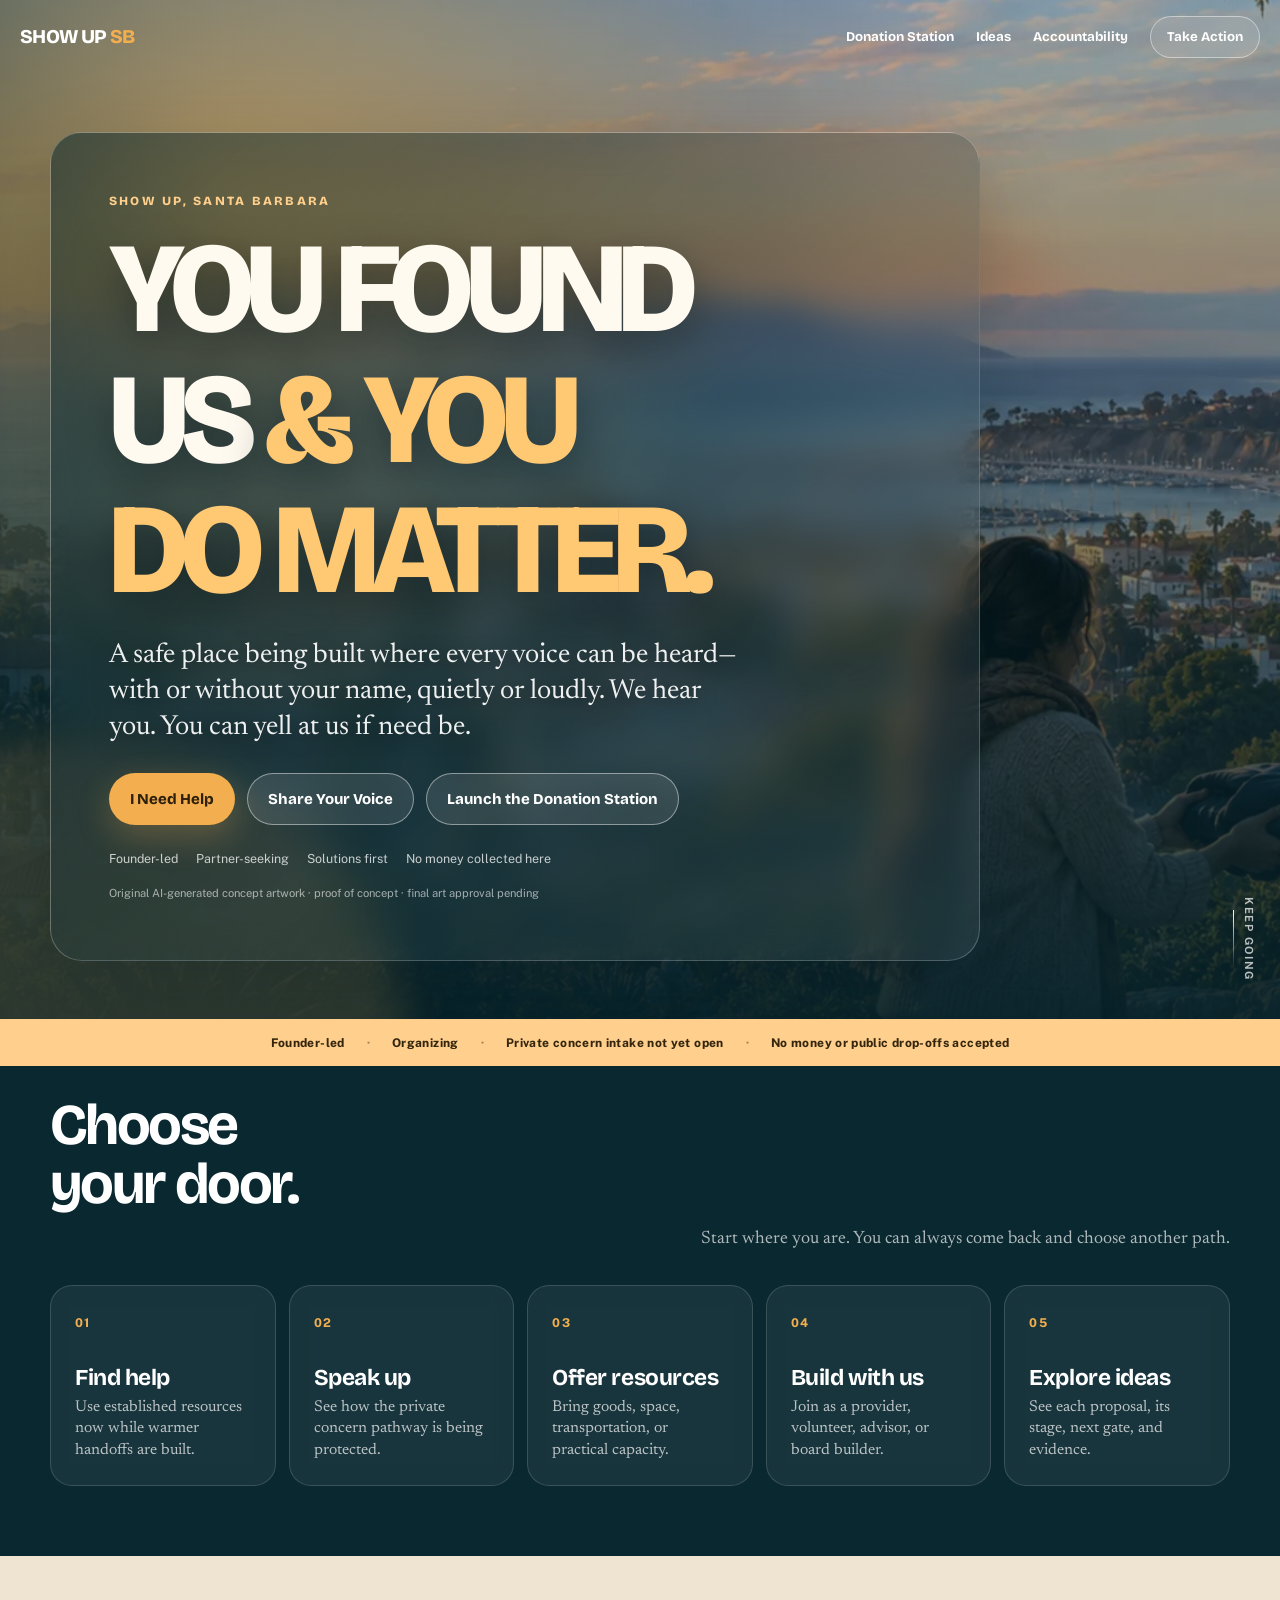
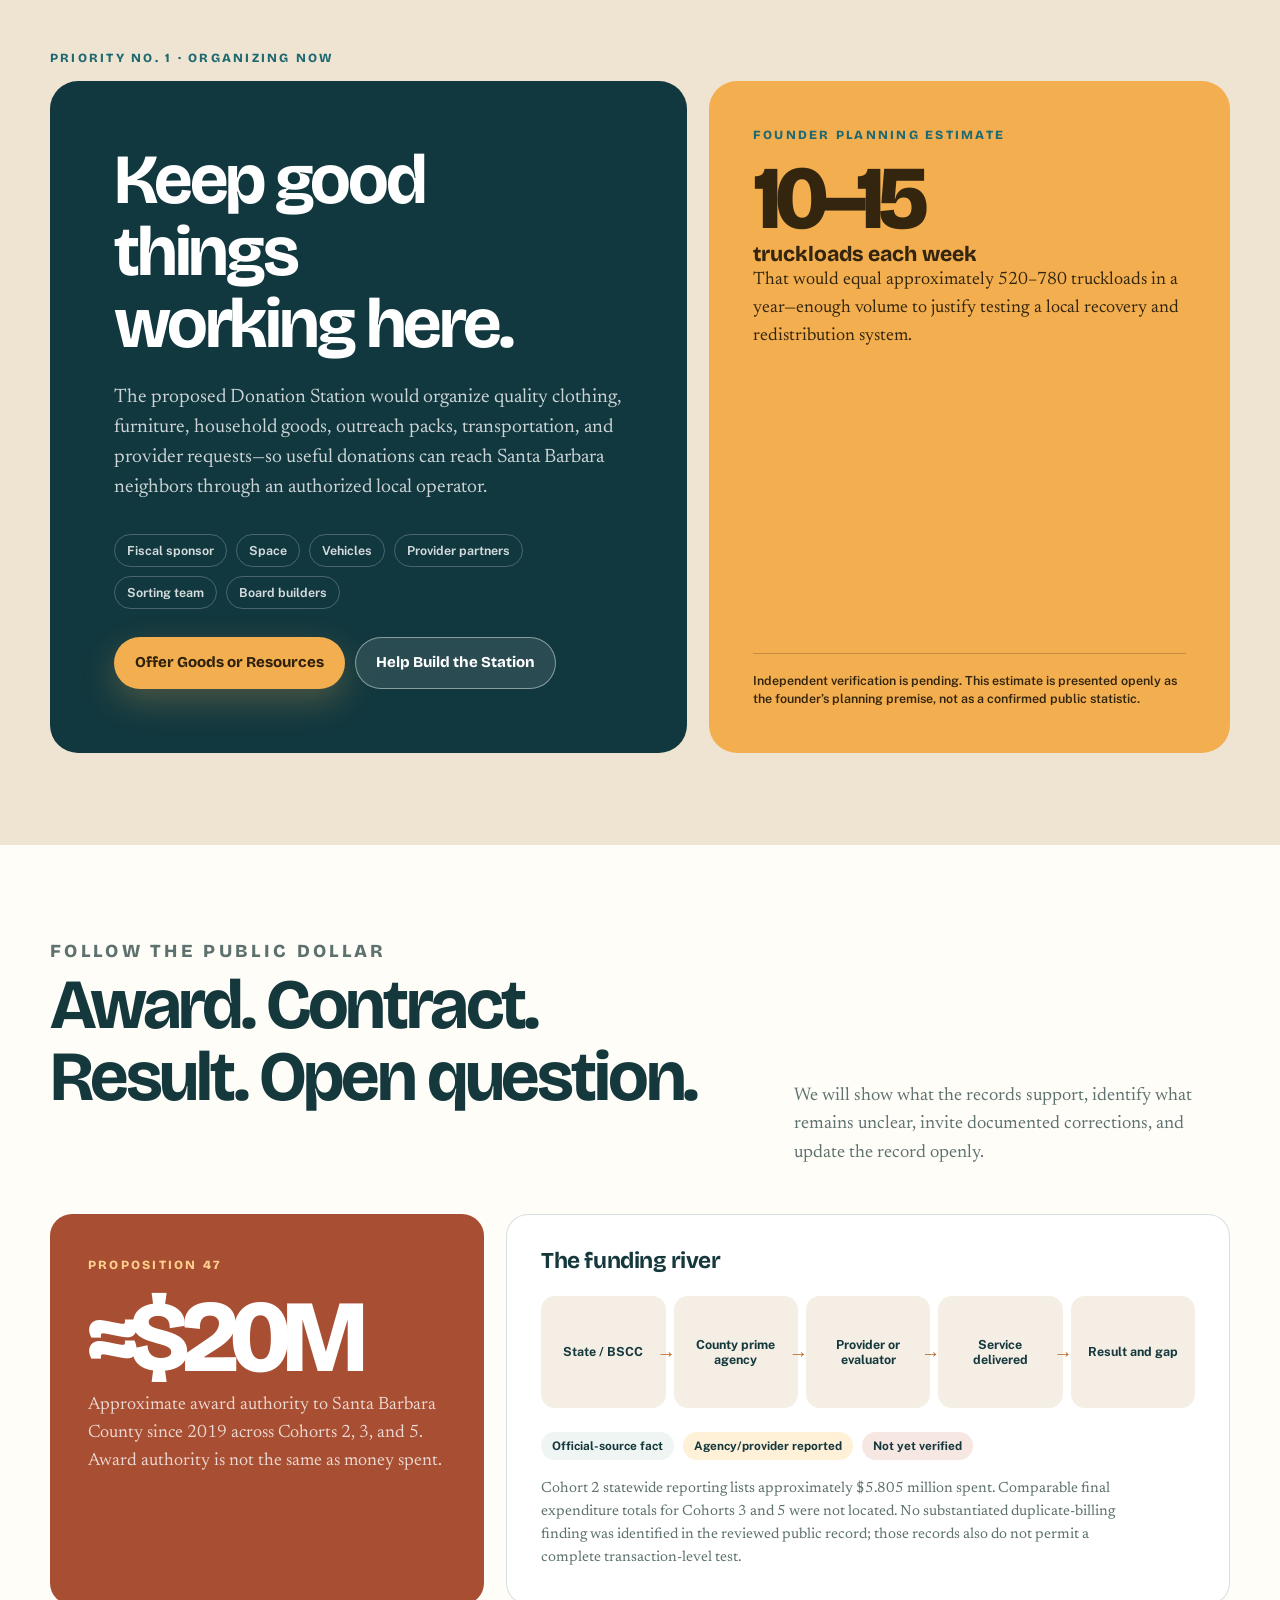
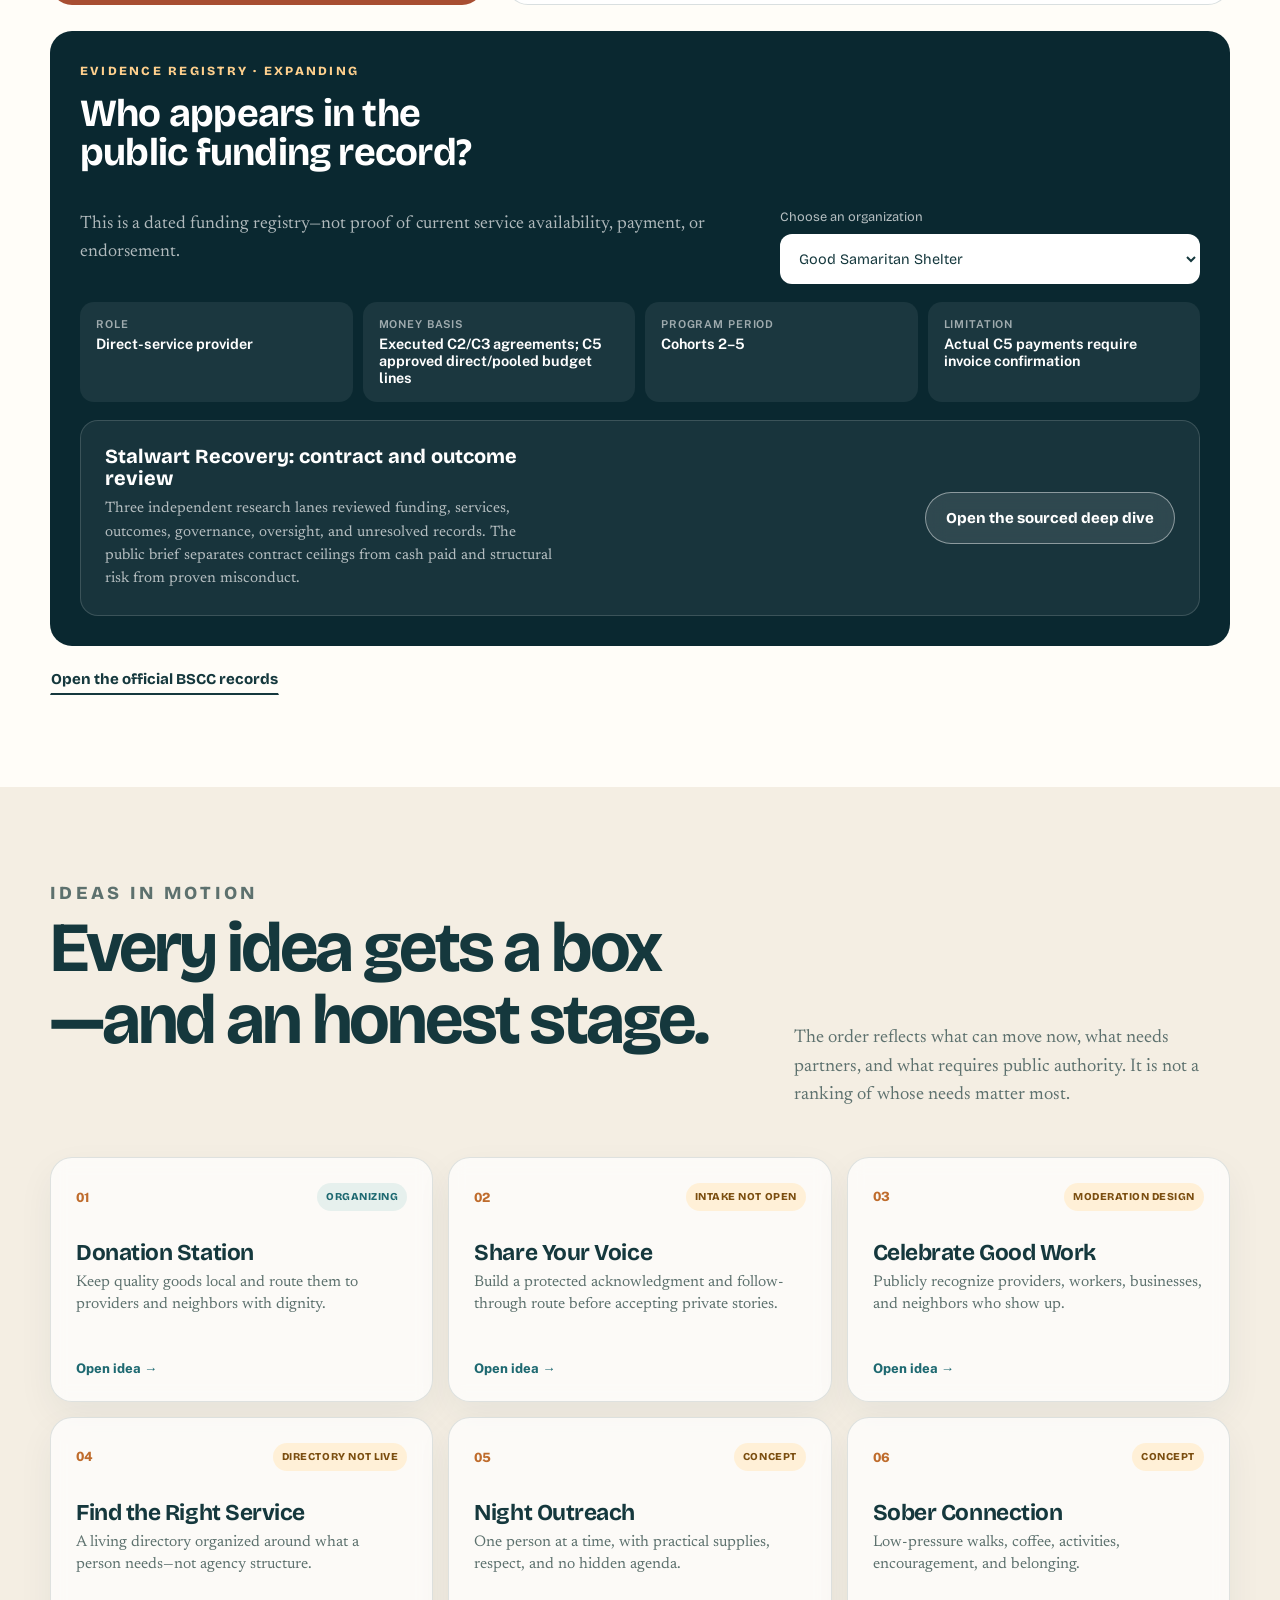
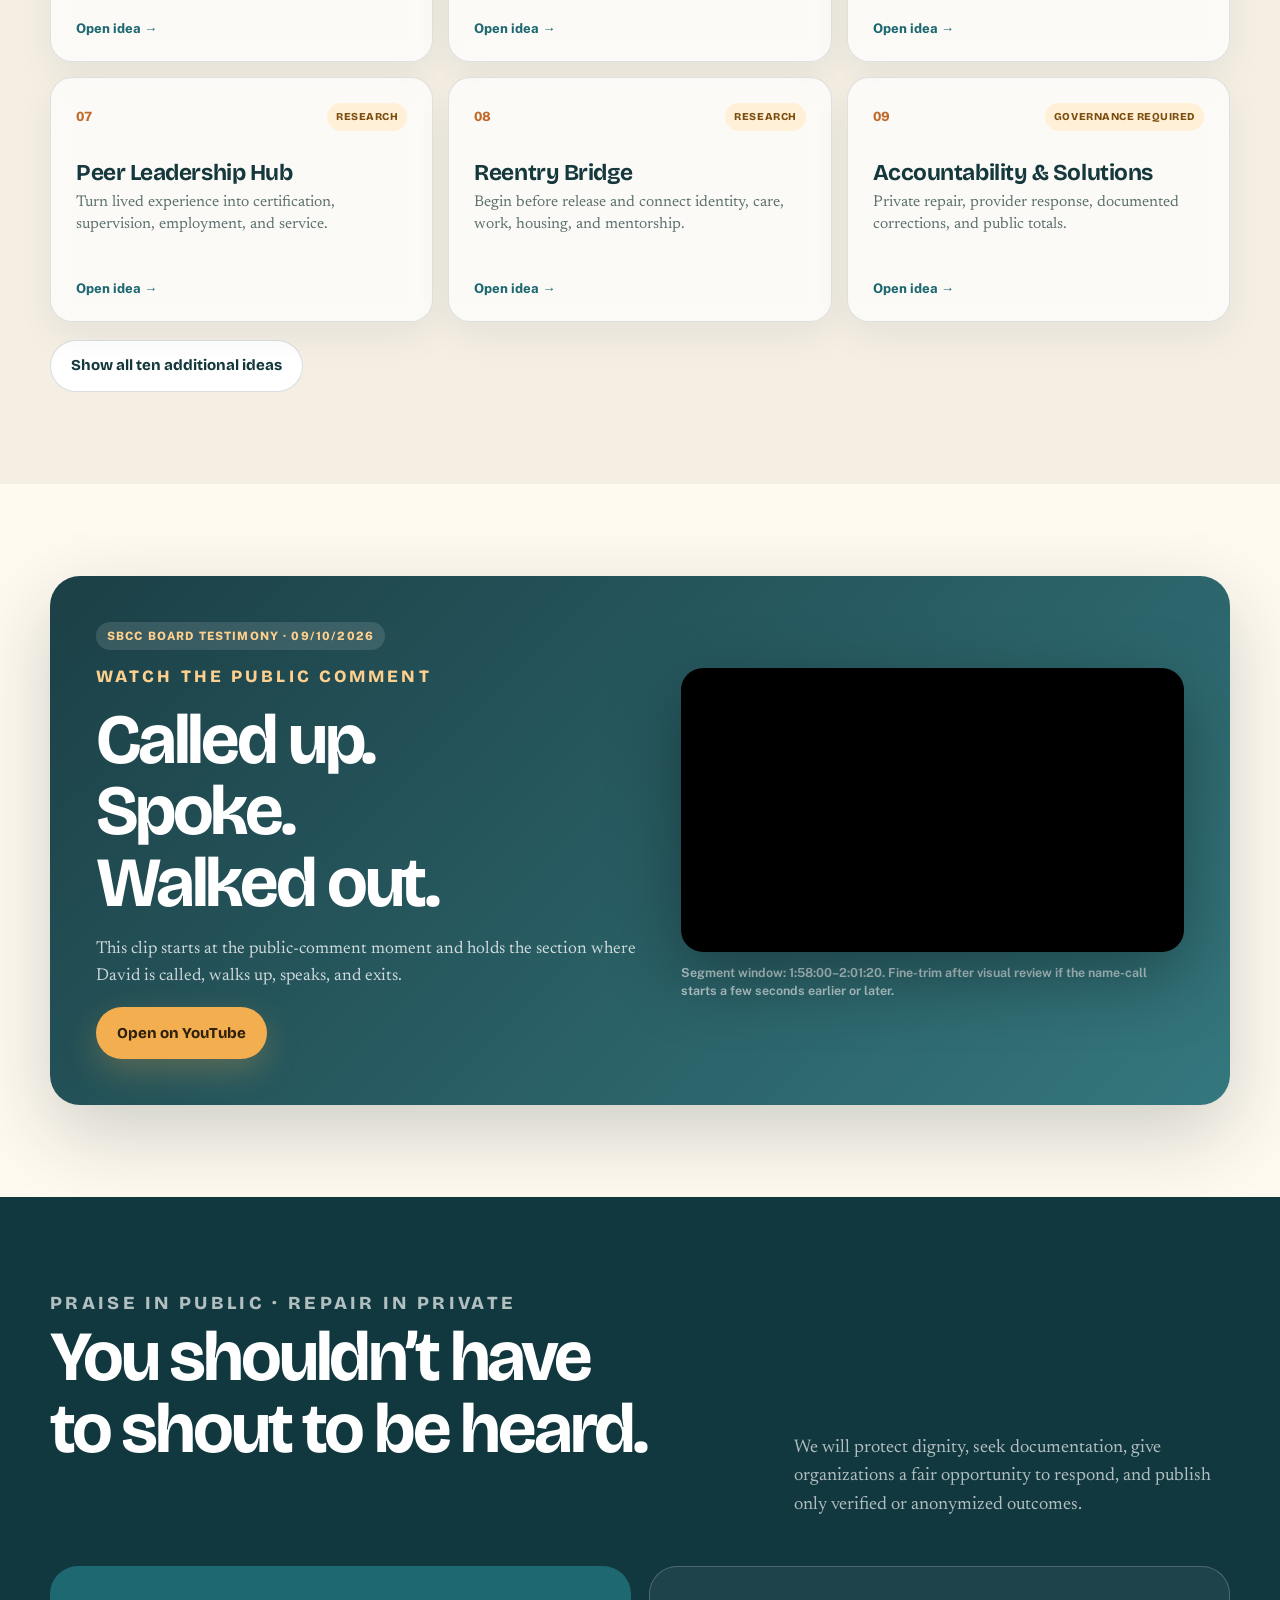
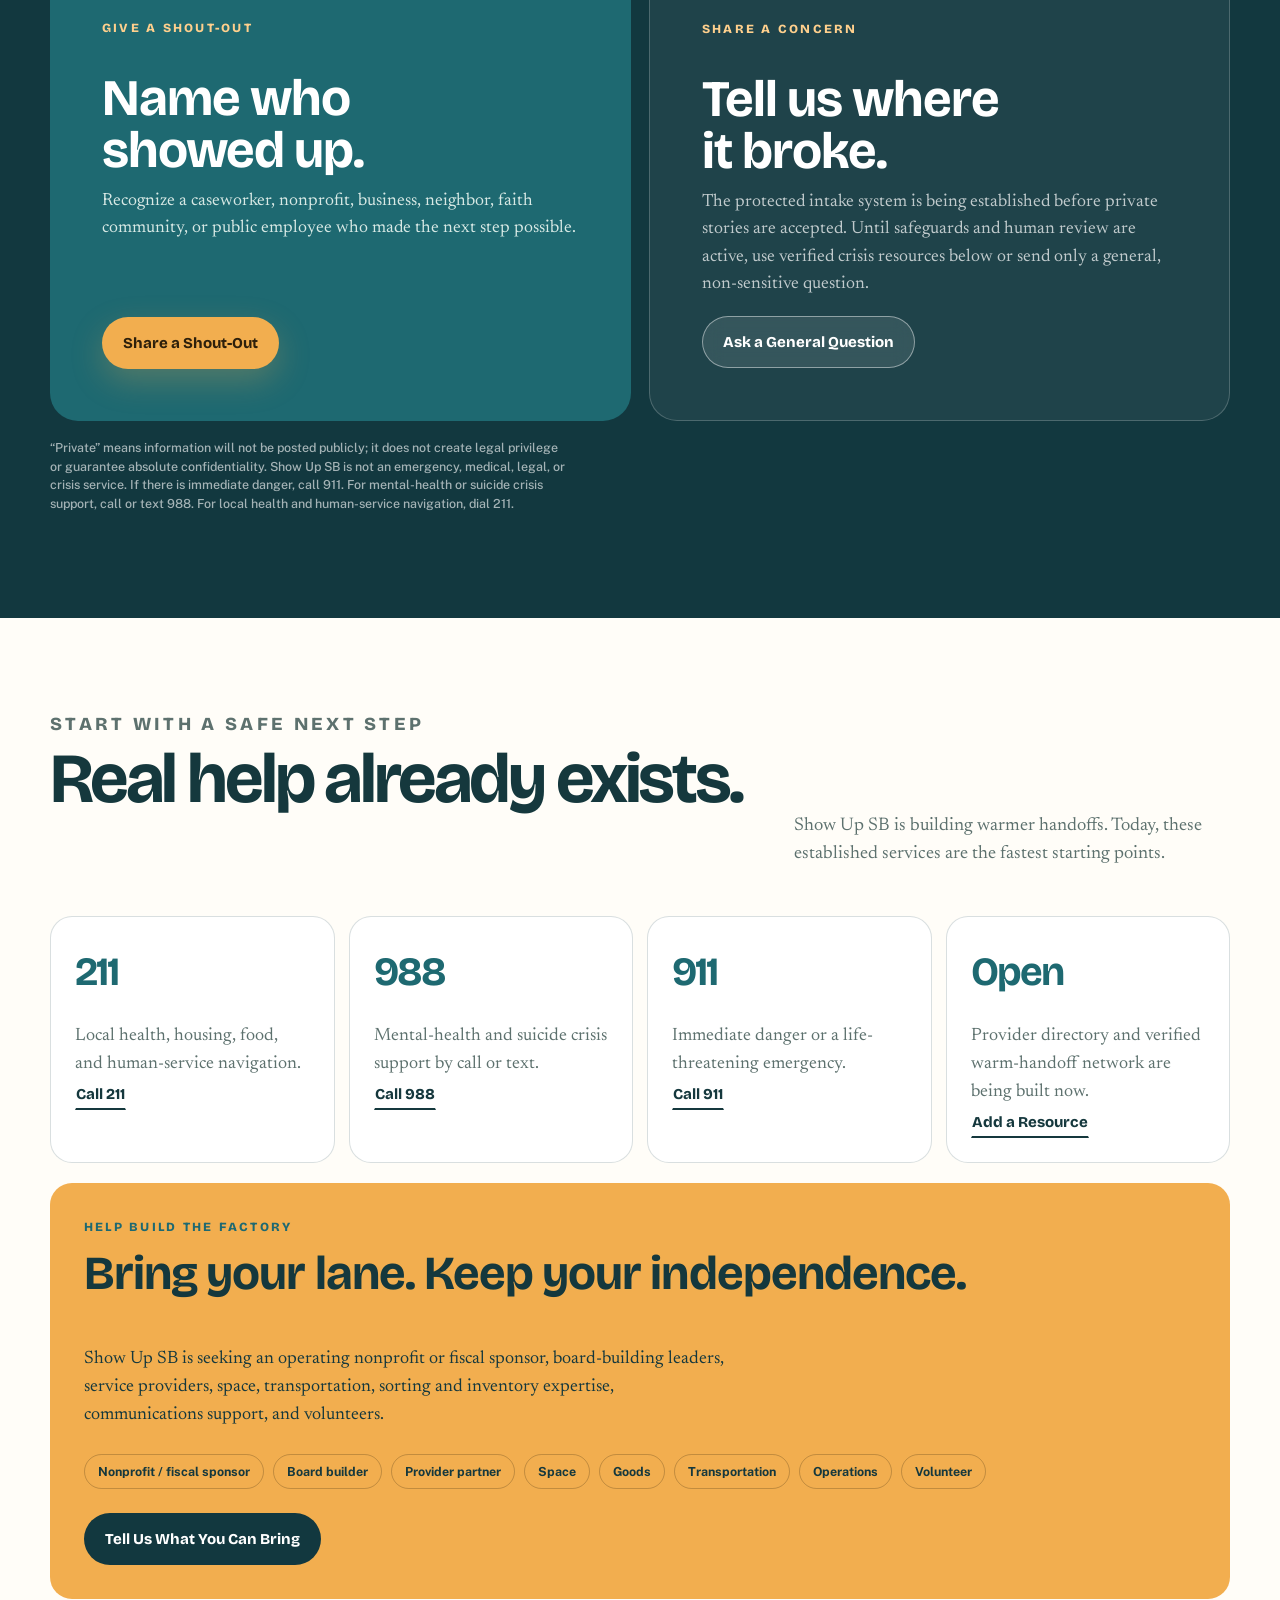
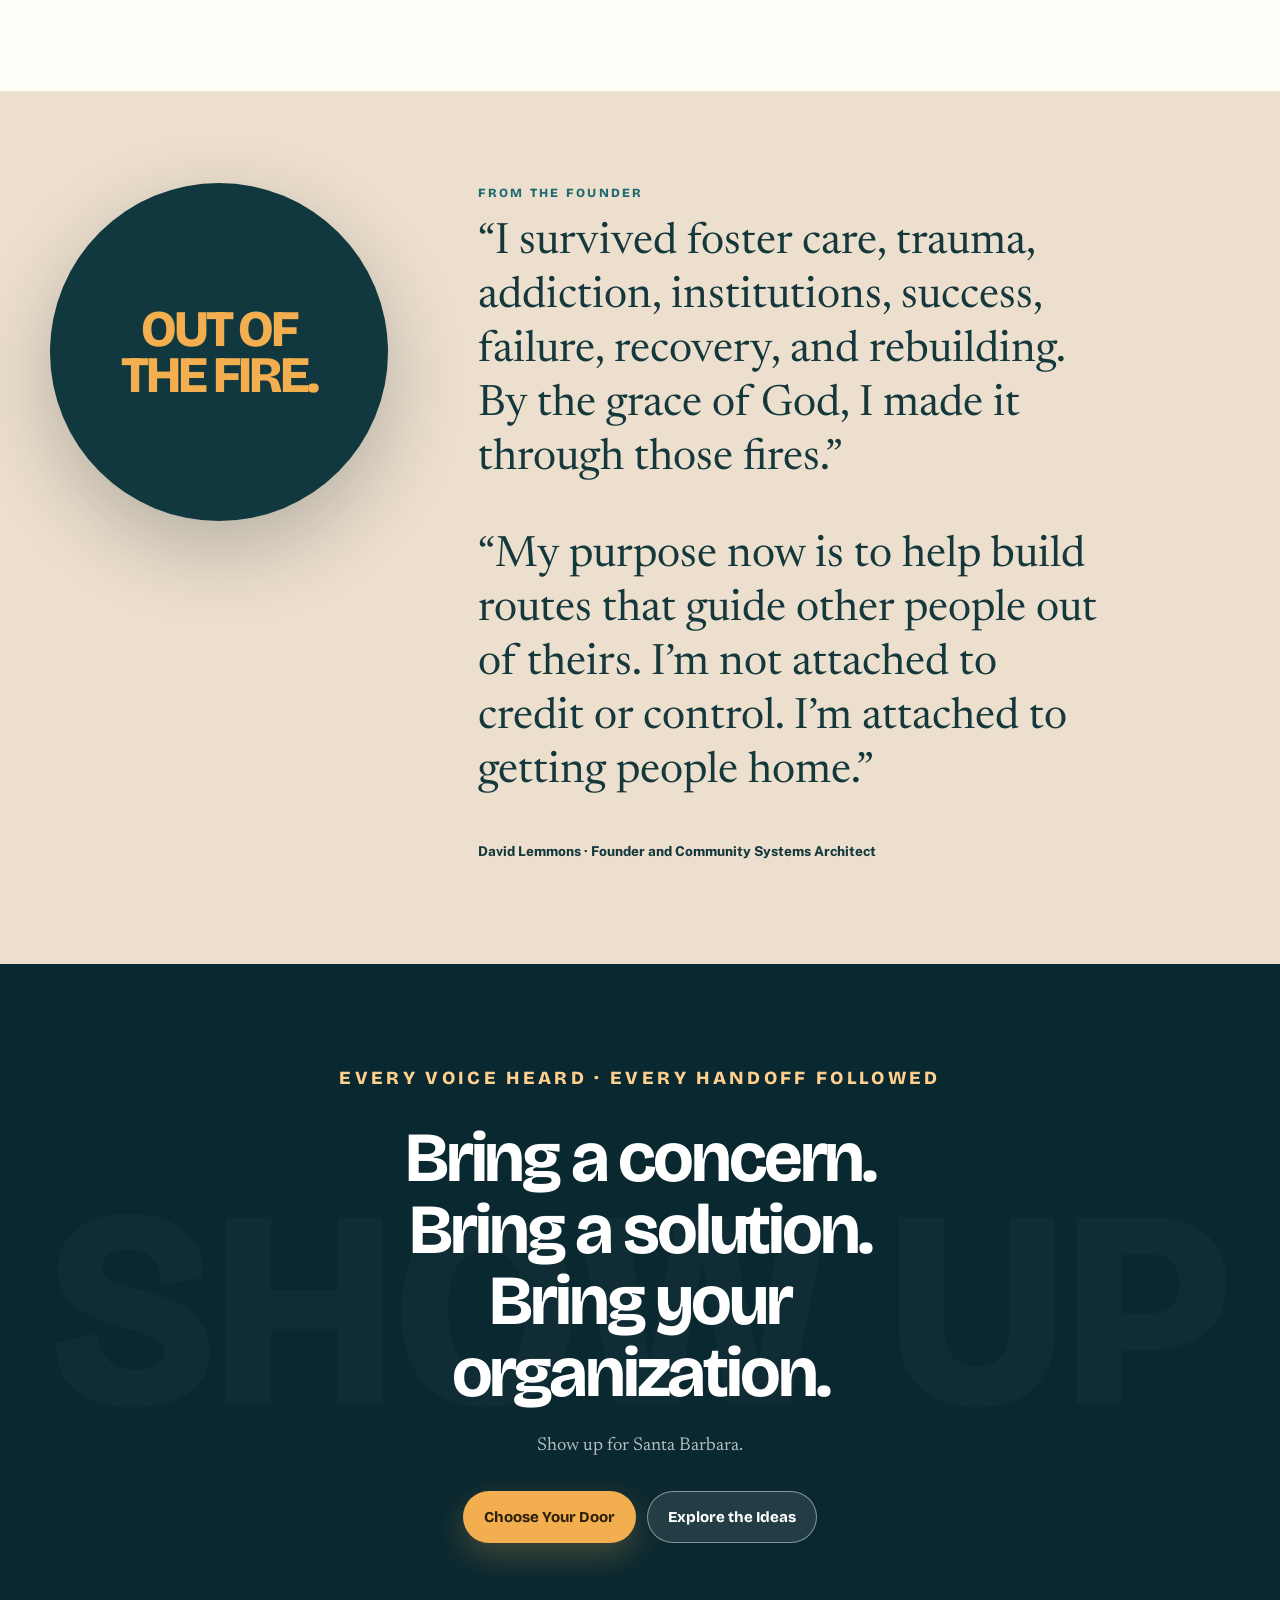
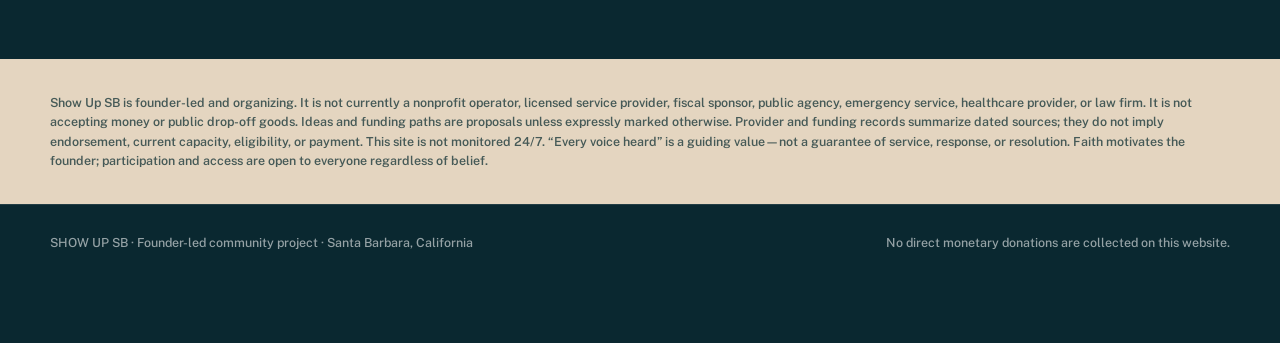
<file: index.html>
<!doctype html>
<html lang="en">
<head>
  <meta charset="utf-8">
  <meta name="viewport" content="width=device-width,initial-scale=1,viewport-fit=cover">
  <meta name="theme-color" content="#153f46">
  <meta name="description" content="Show Up SB connects Santa Barbara voices, providers, resources, and practical solutions—then follows through.">
  <link rel="canonical" href="https://www.showupsb.com/">
  <meta property="og:type" content="website">
  <meta property="og:title" content="Show Up SB — You Found Us & You Do Matter">
  <meta property="og:description" content="A founder-led Santa Barbara project connecting community voices, resources, providers, and practical solutions.">
  <meta property="og:url" content="https://www.showupsb.com/">
  <meta property="og:image" content="https://www.showupsb.com/santa-barbara-bridge.webp">
  <meta name="twitter:card" content="summary_large_image">
  <title>Show Up SB — You Found Us & You Do Matter</title>
  <link rel="preconnect" href="https://fonts.googleapis.com">
  <link rel="preconnect" href="https://fonts.gstatic.com" crossorigin>
  <link href="https://fonts.googleapis.com/css2?family=Bricolage+Grotesque:opsz,wght@12..96,500;12..96,650;12..96,800&family=Newsreader:opsz,wght@6..72,400;6..72,500;6..72,600&family=Public+Sans:wght@500;600;700&display=swap" rel="stylesheet">
  <style>
    :root {
      --night: #12383f;
      --deep: #0a2830;
      --teal: #1e6971;
      --sea: #6fb0b1;
      --sun: #f2ae4f;
      --sun-deep: #bf6c2d;
      --clay: #a84e32;
      --cream: #fffaf0;
      --sand: #efe4d2;
      --paper: #fffdf8;
      --ink: #15383d;
      --muted: #5d716e;
      --line: rgba(21, 56, 61, .16);
      --glass: rgba(255, 250, 240, .14);
      --shadow: 0 28px 80px rgba(7, 31, 37, .24);
      --radius: 22px;
    }

    * { box-sizing: border-box; }
    html { scroll-behavior: smooth; }
    body {
      margin: 0;
      overflow-x: hidden;
      background: var(--paper);
      color: var(--ink);
      font-family: "Newsreader", Georgia, serif;
      font-size: 18px;
      line-height: 1.55;
    }
    body.modal-open { overflow: hidden; }
    a { color: inherit; }
    button, input, select, textarea { font: inherit; }
    button, a { -webkit-tap-highlight-color: transparent; }
    img { max-width: 100%; display: block; }
    h1, h2, h3, .nav, .eyebrow, .button, .status, .metric strong, label, select {
      font-family: "Bricolage Grotesque", "Arial Black", sans-serif;
    }
    h1, h2, h3, p { margin-top: 0; }
    h1, h2, h3 { line-height: 1.02; text-wrap: balance; }
    h2 { font-size: clamp(2.35rem, 5.5vw, 4.8rem); letter-spacing: -.045em; }
    h3 { font-size: 1.42rem; letter-spacing: -.02em; }
    p { max-width: 65ch; }
    :focus-visible { outline: 3px solid var(--sun); outline-offset: 4px; }
    .skip { position: fixed; left: 12px; top: -80px; z-index: 1000; padding: 12px 18px; background: var(--cream); color: var(--ink); border-radius: 10px; }
    .skip:focus { top: 12px; }
    .wrap { width: min(1180px, calc(100% - 40px)); margin-inline: auto; }
    .eyebrow { margin-bottom: 14px; color: var(--teal); font-size: .78rem; font-weight: 800; letter-spacing: .18em; text-transform: uppercase; }
    .eyebrow.light { color: #ffd08d; }
    .section { padding: 92px 0; }
    .section-head { display: grid; grid-template-columns: 1fr minmax(280px, .62fr); align-items: end; gap: 40px; margin-bottom: 42px; }
    .section-head p { margin-bottom: 5px; color: var(--muted); font-size: 1.15rem; }

    .button {
      display: inline-flex;
      align-items: center;
      justify-content: center;
      min-height: 52px;
      padding: 14px 20px;
      border: 1px solid transparent;
      border-radius: 999px;
      font-size: .94rem;
      font-weight: 750;
      line-height: 1.1;
      text-decoration: none;
      cursor: pointer;
      transition: transform .22s ease, box-shadow .22s ease, background .22s ease;
    }
    .button:hover { transform: translateY(-2px); }
    .button.primary { background: var(--sun); color: #2e200b; box-shadow: 0 12px 32px rgba(242, 174, 79, .25); }
    .button.primary:hover { box-shadow: 0 16px 42px rgba(242, 174, 79, .35); }
    .button.secondary { background: rgba(255, 255, 255, .1); border-color: rgba(255, 255, 255, .45); color: white; backdrop-filter: blur(10px); }
    .button.ink { background: var(--night); color: white; }
    .button.line { border-color: var(--line); background: white; color: var(--ink); }
    .button.text { min-height: auto; padding: 6px 0; border-radius: 0; border-bottom: 2px solid currentColor; }

    /* Warm living arrival */
    .arrival {
      position: relative;
      min-height: 100svh;
      isolation: isolate;
      overflow: hidden;
      display: flex;
      align-items: flex-end;
      color: white;
      background: var(--deep);
    }
    .arrival::before {
      content: "";
      position: absolute;
      inset: -7%;
      z-index: -4;
      background: url("santa-barbara-bridge.webp") center 47% / cover no-repeat;
      transform: scale(1.035);
      animation: breathe-photo 16s ease-in-out infinite alternate;
    }
    .arrival::after {
      content: "";
      position: absolute;
      inset: 0;
      z-index: -3;
      background:
        radial-gradient(circle at 18% 20%, rgba(255, 196, 104, .48), transparent 40%),
        linear-gradient(180deg, rgba(6, 34, 42, .08) 0%, rgba(6, 34, 42, .36) 42%, rgba(6, 34, 42, .92) 100%),
        linear-gradient(90deg, rgba(9, 45, 52, .64), rgba(9, 45, 52, .08) 70%);
    }
    .aurora { position: absolute; inset: 0; z-index: -2; opacity: .72; filter: blur(22px); pointer-events: none; }
    .aurora::before, .aurora::after {
      content: "";
      position: absolute;
      width: 52vw;
      height: 52vw;
      border-radius: 50%;
      mix-blend-mode: screen;
      animation: drift 13s ease-in-out infinite alternate;
    }
    .aurora::before { left: -20vw; bottom: -30vw; background: rgba(242, 174, 79, .22); }
    .aurora::after { right: -25vw; top: -25vw; background: rgba(111, 176, 177, .22); animation-delay: -6s; }
    .arrival-inner { padding: 132px 0 58px; }
    .glass {
      width: min(930px, 100%);
      padding: clamp(26px, 5vw, 58px);
      border: 1px solid rgba(255, 255, 255, .24);
      border-radius: 32px;
      background: linear-gradient(135deg, rgba(10, 40, 48, .56), rgba(255, 255, 255, .08));
      box-shadow: var(--shadow);
      backdrop-filter: blur(17px) saturate(118%);
      animation: glass-pulse 8s ease-in-out infinite;
    }
    .arrival h1 {
      max-width: 11ch;
      margin-bottom: 22px;
      color: #fffaf0;
      font-size: clamp(3.4rem, 10vw, 8.5rem);
      font-weight: 800;
      letter-spacing: -.065em;
      text-shadow: 0 14px 40px rgba(3, 20, 25, .5);
      transform-origin: center bottom;
      animation: rise-main 1.45s cubic-bezier(.18, .78, .23, 1) both;
    }
    .arrival h1 span { color: #ffc873; }
    .arrival .promise {
      max-width: 42ch;
      margin-bottom: 28px;
      color: rgba(255, 255, 255, .93);
      font-size: clamp(1.18rem, 2.35vw, 1.72rem);
      line-height: 1.3;
      text-shadow: 0 4px 18px rgba(3, 20, 25, .55);
      animation: rise-copy 1.2s cubic-bezier(.18, .78, .23, 1) .4s both;
    }
    .arrival-actions { display: flex; flex-wrap: wrap; gap: 12px; animation: rise-copy 1.1s ease .7s both; }
    .arrival-trust { display: flex; flex-wrap: wrap; gap: 10px 18px; margin-top: 24px; color: rgba(255, 255, 255, .76); font-family: "Public Sans", sans-serif; font-size: .78rem; animation: rise-copy 1.1s ease .9s both; }
    .art-credit { margin: 16px 0 0; color: rgba(255, 255, 255, .6); font-family: "Public Sans", sans-serif; font-size: .7rem; }
    .scroll-cue { position: absolute; right: 24px; bottom: 38px; display: grid; justify-items: center; gap: 8px; color: rgba(255,255,255,.72); font: 650 .7rem "Public Sans", sans-serif; letter-spacing: .14em; text-transform: uppercase; writing-mode: vertical-rl; }
    .scroll-cue::after { content: ""; width: 1px; height: 58px; background: linear-gradient(white, transparent); animation: cue 2s ease-in-out infinite; }

    /* Navigation */
    .nav {
      position: fixed;
      inset: 0 0 auto;
      z-index: 100;
      transition: background .25s ease, box-shadow .25s ease;
    }
    .nav.scrolled { background: rgba(255, 253, 248, .92); color: var(--ink); box-shadow: 0 8px 30px rgba(8, 38, 45, .08); backdrop-filter: blur(15px); }
    .nav:not(.scrolled) { color: white; }
    .nav-inner { width: min(1240px, calc(100% - 32px)); min-height: 74px; margin: auto; display: flex; align-items: center; justify-content: space-between; gap: 20px; }
    .brand { font-weight: 800; letter-spacing: -.035em; text-decoration: none; font-size: 1.22rem; }
    .brand span { color: var(--sun); }
    .nav-links { display: flex; align-items: center; gap: 22px; }
    .nav-links > a { font-size: .83rem; font-weight: 700; text-decoration: none; }
    .nav .button { min-height: 42px; padding: 10px 16px; }
    .nav.scrolled .button.secondary { border-color: var(--line); color: var(--ink); background: white; }

    /* Action router */
    .current-status { background: #ffd08d; color: #35250d; }
    .current-status .wrap { min-height: 48px; display: flex; align-items: center; justify-content: center; gap: 12px 22px; flex-wrap: wrap; padding-block: 9px; font: 750 .75rem "Public Sans", sans-serif; letter-spacing: .03em; text-align: center; }
    .current-status span:not(:last-child)::after { content: "·"; margin-left: 22px; opacity: .48; }
    .router { position: relative; z-index: 5; margin-top: -1px; padding: 30px 0 70px; background: var(--deep); color: white; }
    .router-copy { display: flex; justify-content: space-between; align-items: end; gap: 26px; margin-bottom: 24px; }
    .router h2 { max-width: 10ch; color: white; font-size: clamp(2rem, 4.5vw, 4rem); }
    .router-copy p { color: rgba(255,255,255,.68); margin-bottom: 7px; }
    .door-grid { display: grid; grid-template-columns: repeat(5, 1fr); gap: 13px; }
    .door {
      min-height: 190px;
      padding: 24px;
      border: 1px solid rgba(255,255,255,.15);
      border-radius: var(--radius);
      background: rgba(255,255,255,.06);
      color: white;
      text-decoration: none;
      backdrop-filter: blur(10px);
      transition: transform .25s ease, background .25s ease, border-color .25s ease;
    }
    .door:hover { transform: translateY(-5px); background: rgba(255,255,255,.11); border-color: rgba(255,255,255,.35); }
    .door .number { color: var(--sun); font: 750 .76rem "Public Sans", sans-serif; letter-spacing: .12em; }
    .door h3 { margin: 28px 0 8px; color: white; }
    .door p { margin: 0; color: rgba(255,255,255,.7); font-size: .98rem; line-height: 1.35; }


    /* Board testimony clip */
    .testimony-clip { background: #fffaf0; }
    .clip-shell {
      display: grid;
      grid-template-columns: minmax(0, 1.05fr) minmax(320px, .95fr);
      gap: 28px;
      align-items: center;
      padding: clamp(26px, 5vw, 46px);
      border-radius: 30px;
      background: linear-gradient(135deg, rgba(18,56,63,.96), rgba(30,105,113,.9));
      color: white;
      box-shadow: 0 28px 80px rgba(7,31,37,.2);
      overflow: hidden;
    }
    .clip-copy h2 { max-width: 10ch; color: white; margin-bottom: 16px; }
    .clip-copy p { color: rgba(255,255,255,.78); font-size: 1.08rem; }
    .clip-copy .clip-meta {
      display: inline-flex;
      margin-bottom: 14px;
      padding: 7px 11px;
      border-radius: 999px;
      background: rgba(255,255,255,.12);
      color: #ffd08d;
      font: 800 .72rem "Public Sans", sans-serif;
      letter-spacing: .1em;
      text-transform: uppercase;
    }
    .clip-frame {
      position: relative;
      aspect-ratio: 16 / 9;
      border-radius: 22px;
      overflow: hidden;
      background: #000;
      box-shadow: 0 24px 70px rgba(0,0,0,.34);
    }
    .clip-frame iframe {
      position: absolute;
      inset: 0;
      width: 100%;
      height: 100%;
      border: 0;
    }
    .clip-note {
      margin-top: 12px;
      color: rgba(255,255,255,.64);
      font: 650 .78rem/1.45 "Public Sans", sans-serif;
    }

    /* Donation Station */
    .priority { background: var(--sand); }
    .priority-shell { display: grid; grid-template-columns: minmax(0, 1.1fr) minmax(320px, .9fr); gap: 22px; }
    .priority-main, .priority-side { border-radius: 28px; overflow: hidden; }
    .priority-main { padding: clamp(30px, 5vw, 64px); background: var(--night); color: white; }
    .priority-main h2 { color: white; max-width: 10ch; margin-bottom: 22px; }
    .priority-main .lead { color: rgba(255,255,255,.78); font-size: 1.22rem; }
    .priority-main .button-row { display: flex; flex-wrap: wrap; gap: 10px; margin-top: 28px; }
    .priority-side { padding: clamp(28px, 4vw, 44px); background: var(--sun); color: #33250e; display: flex; flex-direction: column; justify-content: space-between; }
    .priority-side .big { margin: 14px 0 2px; font: 800 clamp(3.7rem, 7vw, 6.8rem)/.9 "Bricolage Grotesque", sans-serif; letter-spacing: -.07em; }
    .priority-side .weekly { font: 760 1.32rem "Bricolage Grotesque", sans-serif; }
    .priority-side .caveat { margin: 24px 0 0; padding-top: 18px; border-top: 1px solid rgba(51,37,14,.24); font: 600 .78rem/1.45 "Public Sans", sans-serif; }
    .needs { display: flex; flex-wrap: wrap; gap: 9px; margin-top: 30px; }
    .need { padding: 8px 12px; border: 1px solid rgba(255,255,255,.23); border-radius: 999px; color: rgba(255,255,255,.82); font: 650 .78rem "Public Sans", sans-serif; }

    /* Accountability */
    .accountability { background: var(--paper); }
    .funding-shell { display: grid; grid-template-columns: .75fr 1.25fr; gap: 22px; }
    .funding-total { padding: 38px; border-radius: var(--radius); background: var(--clay); color: white; }
    .funding-total strong { display: block; margin: 12px 0 8px; font: 800 clamp(4rem, 8vw, 7.4rem)/.9 "Bricolage Grotesque", sans-serif; letter-spacing: -.075em; }
    .funding-total p { margin: 0; color: rgba(255,255,255,.78); }
    .funding-flow { padding: 34px; border: 1px solid var(--line); border-radius: var(--radius); background: white; }
    .flow { display: grid; grid-template-columns: repeat(5, 1fr); align-items: stretch; gap: 8px; margin: 24px 0; }
    .flow-step { position: relative; min-height: 112px; padding: 16px 12px; border-radius: 14px; background: #f4eee4; display: grid; place-content: center; text-align: center; font: 700 .78rem/1.25 "Public Sans", sans-serif; }
    .flow-step:not(:last-child)::after { content: "→"; position: absolute; right: -10px; top: 40%; z-index: 2; color: var(--sun-deep); font-size: 1.2rem; }
    .truth-key { display: flex; flex-wrap: wrap; gap: 9px; }
    .truth { padding: 7px 11px; border-radius: 999px; background: #eff5f2; font: 700 .74rem "Public Sans", sans-serif; }
    .truth.reported { background: #fff0d8; }
    .truth.proof { background: #f7e7e2; }

    /* Provider registry */
    .registry { margin-top: 26px; padding: 30px; border-radius: var(--radius); background: var(--deep); color: white; }
    .registry-top { display: grid; grid-template-columns: 1fr minmax(280px, 420px); align-items: end; gap: 28px; }
    .registry h3 { color: white; font-size: clamp(1.6rem, 3vw, 2.4rem); }
    .registry p { color: rgba(255,255,255,.68); }
    .registry label { display: block; margin-bottom: 8px; color: rgba(255,255,255,.7); font-size: .8rem; }
    .registry select { width: 100%; min-height: 50px; padding: 0 14px; border: 1px solid rgba(255,255,255,.22); border-radius: 12px; background: white; color: var(--ink); font-size: .9rem; }
    .provider-result { display: grid; grid-template-columns: repeat(4, 1fr); gap: 10px; margin-top: 18px; }
    .provider-field { padding: 16px; border-radius: 14px; background: rgba(255,255,255,.07); }
    .provider-field span { display: block; color: rgba(255,255,255,.58); font: 650 .68rem "Public Sans", sans-serif; letter-spacing: .08em; text-transform: uppercase; }
    .provider-field strong { display: block; margin-top: 5px; color: white; font: 650 .9rem "Public Sans", sans-serif; }
    .research-spotlight { display: grid; grid-template-columns: .86fr 1.14fr; gap: 18px; margin-top: 18px; padding: 24px; border: 1px solid rgba(255,255,255,.15); border-radius: 18px; background: rgba(255,255,255,.06); }
    .research-spotlight h4 { margin: 0 0 8px; color: white; font: 750 1.25rem/1.1 "Bricolage Grotesque", sans-serif; }
    .research-spotlight p { margin: 0; font-size: .94rem; }
    .research-spotlight .button { align-self: center; justify-self: end; }

    /* Ideas */
    .ideas { background: #f4eee3; }
    .idea-grid { display: grid; grid-template-columns: repeat(3, 1fr); gap: 15px; }
    .idea-card {
      position: relative;
      min-height: 245px;
      padding: 25px;
      border: 1px solid rgba(21,56,61,.13);
      border-radius: var(--radius);
      background: rgba(255,255,255,.72);
      display: flex;
      flex-direction: column;
      box-shadow: 0 14px 36px rgba(21,56,61,.06);
      backdrop-filter: blur(8px);
      transition: transform .24s ease, box-shadow .24s ease, border-color .24s ease;
    }
    .idea-card:hover { transform: translateY(-5px); box-shadow: 0 20px 48px rgba(21,56,61,.1); border-color: rgba(21,56,61,.28); }
    .idea-top { display: flex; align-items: center; justify-content: space-between; gap: 10px; }
    .idea-number { color: var(--sun-deep); font: 800 .8rem "Public Sans", sans-serif; }
    .status { display: inline-flex; padding: 6px 9px; border-radius: 999px; background: #e6f0ed; color: var(--teal); font-size: .66rem; font-weight: 800; letter-spacing: .05em; text-transform: uppercase; }
    .status.build { background: #fff0d7; color: #7b4e10; }
    .status.long { background: #f2e6e2; color: #854531; }
    .idea-card h3 { margin: 30px 0 8px; }
    .idea-card p { margin-bottom: 20px; color: var(--muted); font-size: .97rem; line-height: 1.38; }
    .idea-card .open-idea { margin-top: auto; padding: 0; border: 0; background: none; color: var(--teal); text-align: left; font: 750 .83rem "Public Sans", sans-serif; cursor: pointer; }
    .more-ideas { margin-top: 18px; }
    .more-ideas summary { width: fit-content; list-style: none; cursor: pointer; }
    .more-ideas summary::-webkit-details-marker { display: none; }
    .more-ideas[open] summary { margin-bottom: 18px; }

    /* Voice */
    .voice { background: var(--night); color: white; }
    .voice h2 { color: white; }
    .voice .section-head p { color: rgba(255,255,255,.68); }
    .voice-grid { display: grid; grid-template-columns: 1fr 1fr; gap: 18px; }
    .voice-card { min-height: 360px; padding: clamp(30px, 5vw, 52px); border-radius: 28px; display: flex; flex-direction: column; }
    .voice-card h3 { margin: 20px 0 12px; font-size: clamp(1.9rem, 4vw, 3.4rem); color: white; }
    .voice-card p { font-size: 1.1rem; }
    .voice-card .button { align-self: flex-start; margin-top: auto; }
    .voice-card.praise { background: var(--teal); }
    .voice-card.praise p { color: #d8e9e5; }
    .voice-card.concern { border: 1px solid rgba(255,255,255,.2); background: rgba(255,255,255,.06); }
    .voice-card.concern p { color: rgba(255,255,255,.72); }
    .safety-note { margin-top: 18px; color: rgba(255,255,255,.62); font: 500 .78rem/1.5 "Public Sans", sans-serif; }

    /* Progress, people, founder */
    .progress { background: var(--paper); }
    .metric-grid { display: grid; grid-template-columns: repeat(4, 1fr); gap: 14px; }
    .metric { min-height: 180px; padding: 24px; border: 1px solid var(--line); border-radius: var(--radius); background: white; }
    .metric strong { display: block; margin-bottom: 20px; color: var(--teal); font-size: 2.5rem; letter-spacing: -.05em; }
    .metric p { margin: 0; color: var(--muted); }
    .build-team { margin-top: 20px; padding: 34px; border-radius: var(--radius); background: var(--sun); }
    .build-team h3 { font-size: clamp(1.8rem, 3.7vw, 3rem); }
    .role-list { display: flex; flex-wrap: wrap; gap: 9px; margin: 24px 0; }
    .role-list span { padding: 9px 13px; border: 1px solid rgba(51,37,14,.25); border-radius: 999px; font: 700 .78rem "Public Sans", sans-serif; }

    .founder { background: #ecdfcd; }
    .founder-grid { display: grid; grid-template-columns: .62fr 1.38fr; gap: clamp(32px, 7vw, 90px); align-items: start; }
    .founder-mark { position: sticky; top: 120px; width: 100%; aspect-ratio: 1; border-radius: 50%; background: var(--night); color: var(--sun); display: grid; place-content: center; text-align: center; font: 800 clamp(2rem, 4vw, 4rem)/.9 "Bricolage Grotesque", sans-serif; letter-spacing: -.06em; box-shadow: var(--shadow); }
    .founder blockquote { margin: 0; font-size: clamp(1.55rem, 3.4vw, 2.7rem); line-height: 1.25; }
    .founder blockquote p { max-width: 25ch; }
    .founder .byline { margin-top: 28px; font: 750 .85rem "Public Sans", sans-serif; }

    .final { position: relative; padding: 100px 0 116px; overflow: hidden; background: var(--deep); color: white; text-align: center; }
    .final::before { content: "SHOW UP"; position: absolute; left: 50%; top: 50%; transform: translate(-50%, -50%); color: rgba(255,255,255,.025); font: 800 22vw/1 "Bricolage Grotesque", sans-serif; white-space: nowrap; }
    .final h2 { position: relative; max-width: 13ch; margin: 0 auto 22px; color: white; }
    .final p { position: relative; margin: 0 auto 30px; color: rgba(255,255,255,.7); font-size: 1.16rem; }
    .final .button-row { position: relative; display: flex; justify-content: center; flex-wrap: wrap; gap: 11px; }
    .disclaimer { padding: 34px 0; background: #e4d5c0; }
    .disclaimer p { margin: 0; max-width: none; color: #465a57; font: 560 .78rem/1.55 "Public Sans", sans-serif; }
    footer { padding: 28px 0 90px; border-top: 1px solid rgba(255,255,255,.1); background: var(--deep); color: rgba(255,255,255,.57); font: 500 .78rem/1.55 "Public Sans", sans-serif; }
    footer .wrap { display: flex; justify-content: space-between; gap: 20px; flex-wrap: wrap; }

    /* Dialog drawer */
    dialog { width: min(720px, calc(100% - 24px)); max-height: min(82svh, 820px); margin: auto; padding: 0; border: 0; border-radius: 26px; color: var(--ink); background: var(--paper); box-shadow: 0 30px 100px rgba(6, 30, 36, .45); }
    dialog::backdrop { background: rgba(5, 26, 31, .72); backdrop-filter: blur(7px); }
    .dialog-inner { padding: clamp(26px, 5vw, 48px); }
    .dialog-head { display: flex; justify-content: space-between; gap: 20px; align-items: start; }
    .dialog-head h2 { max-width: 12ch; font-size: clamp(2.1rem, 5vw, 3.7rem); }
    .close { flex: 0 0 auto; width: 44px; height: 44px; border: 1px solid var(--line); border-radius: 50%; background: white; color: var(--ink); cursor: pointer; font-size: 1.3rem; }
    .dialog-grid { display: grid; grid-template-columns: 1fr 1fr; gap: 14px; margin: 28px 0; }
    .dialog-box { padding: 18px; border-radius: 15px; background: #f3ede3; }
    .dialog-box b { display: block; margin-bottom: 5px; font: 750 .76rem "Public Sans", sans-serif; text-transform: uppercase; letter-spacing: .08em; color: var(--teal); }
    .dialog-box p { margin: 0; font-size: .98rem; }
    .dialog-actions { display: flex; flex-wrap: wrap; gap: 9px; }

    .mobile-actions { display: none; }

    @keyframes rise-main { from { opacity: 0; transform: translateY(75px) rotateX(28deg); filter: blur(9px); } to { opacity: 1; transform: translateY(0) rotateX(0); filter: blur(0); } }
    @keyframes rise-copy { from { opacity: 0; transform: translateY(34px); } to { opacity: 1; transform: translateY(0); } }
    @keyframes breathe-photo { from { transform: scale(1.035) translate3d(0,0,0); } to { transform: scale(1.075) translate3d(-.5%, -.4%, 0); } }
    @keyframes drift { from { transform: translate3d(0,0,0) scale(.92); } to { transform: translate3d(8%, -5%, 0) scale(1.08); } }
    @keyframes glass-pulse { 0%,100% { background-color: rgba(10,40,48,.16); } 50% { background-color: rgba(10,40,48,.25); } }
    @keyframes cue { 0%,100% { opacity: .35; transform: scaleY(.72); transform-origin: top; } 50% { opacity: 1; transform: scaleY(1); } }

    @media (max-width: 940px) {
      .nav-links > a:not(.button) { display: none; }
      .door-grid, .metric-grid { grid-template-columns: 1fr 1fr; }
      .priority-shell, .funding-shell, .founder-grid { grid-template-columns: 1fr; }
      .founder-mark { position: static; max-width: 230px; }
      .idea-grid { grid-template-columns: 1fr 1fr; }
      .flow { grid-template-columns: 1fr; }
      .flow-step { min-height: auto; }
      .flow-step:not(:last-child)::after { content: "↓"; left: 50%; right: auto; top: auto; bottom: -13px; transform: translateX(-50%); }
      .provider-result { grid-template-columns: 1fr 1fr; }
      .research-spotlight { grid-template-columns: 1fr; }
      .research-spotlight .button { justify-self: start; }
    }
    @media (max-width: 680px) {
      body { font-size: 17px; padding-bottom: 68px; }
      .wrap { width: min(100% - 28px, 1180px); }
      .section { padding: 68px 0; }
      .section-head, .registry-top { grid-template-columns: 1fr; gap: 16px; }
      .arrival { min-height: 100svh; }
      .arrival::before { background-position: 58% center; }
      .arrival-inner { padding: 110px 0 34px; }
      .glass { padding: 25px 20px; border-radius: 24px; }
      .arrival h1 { max-width: 10ch; font-size: clamp(3.1rem, 16vw, 5.7rem); }
      .arrival .promise { font-size: 1.14rem; }
      .arrival-actions .button { width: 100%; }
      .scroll-cue { display: none; }
      .nav-inner { min-height: 64px; }
      .nav-links .button { display: none; }
      .current-status .wrap { display: block; padding-block: 10px; }
      .current-status span { display: block; }
      .current-status span:not(:last-child)::after { content: ""; margin: 0; }
      .router { padding-bottom: 50px; }
      .router-copy { display: block; }
      .router-copy p { margin-top: 12px; }
      .door-grid, .idea-grid, .voice-grid, .metric-grid { grid-template-columns: 1fr; }
      .door { min-height: 155px; }
      .priority-side .big { font-size: 4.7rem; }
      .funding-total { padding: 28px; }
      .registry { padding: 22px; }
      .provider-result { grid-template-columns: 1fr; }
      .idea-card { min-height: 210px; }
      .voice-card { min-height: 330px; }
      .dialog-grid { grid-template-columns: 1fr; }
      .mobile-actions { position: fixed; z-index: 90; inset: auto 8px 8px; display: grid; grid-template-columns: 1fr 1fr; gap: 7px; padding: 7px; border: 1px solid rgba(255,255,255,.18); border-radius: 999px; background: rgba(10,40,48,.9); backdrop-filter: blur(14px); box-shadow: 0 14px 40px rgba(5,26,31,.28); }
      .mobile-actions .button { min-height: 46px; padding: 11px 13px; font-size: .8rem; }
      footer { padding-bottom: 32px; }
    }
    @media (prefers-reduced-motion: reduce) {
      html { scroll-behavior: auto; }
      *, *::before, *::after { animation-duration: .001ms !important; animation-iteration-count: 1 !important; transition-duration: .001ms !important; }
    }
  </style>
</head>
<body>
  <a class="skip" href="#main">Skip to main content</a>

  <header class="nav" id="nav">
    <div class="nav-inner">
      <a class="brand" href="#top" data-track="nav_home">SHOW UP <span>SB</span></a>
      <nav class="nav-links" aria-label="Main navigation">
        <a href="#priority" data-track="nav_donation">Donation Station</a>
        <a href="#ideas" data-track="nav_ideas">Ideas</a>
        <a href="#accountability" data-track="nav_accountability">Accountability</a>
        <a class="button secondary" href="#paths" data-track="nav_take_action">Take Action</a>
      </nav>
    </div>
  </header>

  <section class="arrival" id="top" aria-labelledby="arrival-title">
    <div class="aurora" aria-hidden="true"></div>
    <div class="wrap arrival-inner">
      <div class="glass">
        <p class="eyebrow light">Show Up, Santa Barbara</p>
        <h1 id="arrival-title">YOU FOUND US <span>&amp; YOU DO MATTER.</span></h1>
        <p class="promise">A safe place being built where every voice can be heard—with or without your name, quietly or loudly. We hear you. You can yell at us if need be.</p>
        <div class="arrival-actions">
          <a class="button primary" href="#help" data-track="secure_route_opened">I Need Help</a>
          <a class="button secondary" href="#paths" data-track="secure_route_opened">Share Your Voice</a>
          <a class="button secondary" href="#priority" data-track="hero_donation_station">Launch the Donation Station</a>
        </div>
        <div class="arrival-trust">
          <span>Founder-led</span><span>Partner-seeking</span><span>Solutions first</span><span>No money collected here</span>
        </div>
        <p class="art-credit">Original AI-generated concept artwork · proof of concept · final art approval pending</p>
      </div>
    </div>
    <span class="scroll-cue" aria-hidden="true">Keep going</span>
  </section>

  <aside class="current-status" aria-label="Current project status">
    <div class="wrap"><span>Founder-led</span><span>Organizing</span><span>Private concern intake not yet open</span><span>No money or public drop-offs accepted</span></div>
  </aside>

  <main id="main">
    <section class="router" id="paths">
      <div class="wrap">
        <div class="router-copy">
          <h2>Choose your door.</h2>
          <p>Start where you are. You can always come back and choose another path.</p>
        </div>
        <div class="door-grid">
          <a class="door" href="#help" data-track="secure_route_opened"><span class="number">01</span><h3>Find help</h3><p>Use established resources now while warmer handoffs are built.</p></a>
          <a class="door" href="#voice" data-track="secure_route_opened"><span class="number">02</span><h3>Speak up</h3><p>See how the private concern pathway is being protected.</p></a>
          <a class="door" href="#priority" data-track="door_resources"><span class="number">03</span><h3>Offer resources</h3><p>Bring goods, space, transportation, or practical capacity.</p></a>
          <a class="door" href="#team" data-track="door_partner"><span class="number">04</span><h3>Build with us</h3><p>Join as a provider, volunteer, advisor, or board builder.</p></a>
          <a class="door" href="#ideas" data-track="door_evidence"><span class="number">05</span><h3>Explore ideas</h3><p>See each proposal, its stage, next gate, and evidence.</p></a>
        </div>
      </div>
    </section>

    <section class="section priority" id="priority">
      <div class="wrap">
        <p class="eyebrow">Priority No. 1 · Organizing now</p>
        <div class="priority-shell">
          <article class="priority-main">
            <h2>Keep good things working here.</h2>
            <p class="lead">The proposed Donation Station would organize quality clothing, furniture, household goods, outreach packs, transportation, and provider requests—so useful donations can reach Santa Barbara neighbors through an authorized local operator.</p>
            <div class="needs" aria-label="Donation Station needs">
              <span class="need">Fiscal sponsor</span><span class="need">Space</span><span class="need">Vehicles</span><span class="need">Provider partners</span><span class="need">Sorting team</span><span class="need">Board builders</span>
            </div>
            <div class="button-row">
              <a class="button primary" href="mailto:sb.david.j.lemmons@gmail.com?subject=SHOW%20UP%20SB%20%E2%80%94%20Donation%20Station%20offer&body=I%20can%20offer%3A%20" data-track="donation_offer">Offer Goods or Resources</a>
              <a class="button secondary" href="mailto:sb.david.j.lemmons@gmail.com?subject=SHOW%20UP%20SB%20%E2%80%94%20Donation%20Station%20partner" data-track="donation_partner">Help Build the Station</a>
            </div>
          </article>
          <aside class="priority-side">
            <div>
              <p class="eyebrow">Founder planning estimate</p>
              <div class="big">10–15</div>
              <div class="weekly">truckloads each week</div>
              <p>That would equal approximately 520–780 truckloads in a year—enough volume to justify testing a local recovery and redistribution system.</p>
            </div>
            <p class="caveat">Independent verification is pending. This estimate is presented openly as the founder’s planning premise, not as a confirmed public statistic.</p>
          </aside>
        </div>
      </div>
    </section>

    <section class="section accountability" id="accountability">
      <div class="wrap">
        <div class="section-head">
          <div><p class="eyebrow">Follow the public dollar</p><h2>Award. Contract. Result. Open question.</h2></div>
          <p>We will show what the records support, identify what remains unclear, invite documented corrections, and update the record openly.</p>
        </div>
        <div class="funding-shell">
          <article class="funding-total">
            <span class="eyebrow light">Proposition 47</span>
            <strong>≈$20M</strong>
            <p>Approximate award authority to Santa Barbara County since 2019 across Cohorts 2, 3, and 5. Award authority is not the same as money spent.</p>
          </article>
          <article class="funding-flow">
            <h3>The funding river</h3>
            <div class="flow" aria-label="Funding accountability flow">
              <div class="flow-step">State / BSCC</div>
              <div class="flow-step">County prime agency</div>
              <div class="flow-step">Provider or evaluator</div>
              <div class="flow-step">Service delivered</div>
              <div class="flow-step">Result and gap</div>
            </div>
            <div class="truth-key"><span class="truth">Official-source fact</span><span class="truth reported">Agency/provider reported</span><span class="truth proof">Not yet verified</span></div>
            <p style="margin:18px 0 0;color:var(--muted);font-size:.92rem">Cohort 2 statewide reporting lists approximately $5.805 million spent. Comparable final expenditure totals for Cohorts 3 and 5 were not located. No substantiated duplicate-billing finding was identified in the reviewed public record; those records also do not permit a complete transaction-level test.</p>
          </article>
        </div>

        <section class="registry" aria-labelledby="provider-title">
          <div class="registry-top">
            <div><p class="eyebrow light">Evidence registry · expanding</p><h3 id="provider-title">Who appears in the public funding record?</h3><p>This is a dated funding registry—not proof of current service availability, payment, or endorsement.</p></div>
            <div>
              <label for="provider-select">Choose an organization</label>
              <select id="provider-select" data-track="provider_select">
                <optgroup label="Proposition 47 records">
                  <option value="goodsam">Good Samaritan Shelter</option>
                  <option value="fsa">Family Service Agency of Santa Barbara County</option>
                  <option value="bwell">County Behavioral Wellness / Behavioral Health</option>
                  <option value="pd">County Public Defender</option>
                  <option value="sheriff">Santa Barbara County Sheriff’s Office</option>
                  <option value="da">Santa Barbara County District Attorney</option>
                  <option value="rda">Resource Development Associates</option>
                  <option value="ucsb">UC Santa Barbara / The Regents</option>
                  <option value="cada">Council on Alcoholism and Drug Abuse</option>
                  <option value="tarzana">Tarzana Treatment Centers</option>
                </optgroup>
                <optgroup label="Other verified County contracts">
                  <option value="stalwart">Stalwart Recovery / Stalwart Clean &amp; Sober, Inc.</option>
                </optgroup>
              </select>
            </div>
          </div>
          <div class="provider-result" id="provider-result" aria-live="polite"></div>
          <div class="research-spotlight" id="stalwart-spotlight" hidden>
            <div><h4>Stalwart Recovery: contract and outcome review</h4><p>Three independent research lanes reviewed funding, services, outcomes, governance, oversight, and unresolved records. The public brief separates contract ceilings from cash paid and structural risk from proven misconduct.</p></div>
            <a class="button secondary" href="stalwart-recovery.html" data-track="stalwart_research">Open the sourced deep dive</a>
          </div>
        </section>
        <p style="margin:18px 0 0"><a class="button text" href="https://www.bscc.ca.gov/s_bsccprop47/" rel="noopener" target="_blank" data-track="prop47_source">Open the official BSCC records</a></p>
      </div>
    </section>

    <section class="section ideas" id="ideas">
      <div class="wrap">
        <div class="section-head">
          <div><p class="eyebrow">Ideas in motion</p><h2>Every idea gets a box—and an honest stage.</h2></div>
          <p>The order reflects what can move now, what needs partners, and what requires public authority. It is not a ranking of whose needs matter most.</p>
        </div>
        <div class="idea-grid">
          <article class="idea-card"><div class="idea-top"><span class="idea-number">01</span><span class="status">Organizing</span></div><h3>Donation Station</h3><p>Keep quality goods local and route them to providers and neighbors with dignity.</p><button class="open-idea" data-idea="donation" data-track="idea_donation">Open idea →</button></article>
          <article class="idea-card"><div class="idea-top"><span class="idea-number">02</span><span class="status build">Intake not open</span></div><h3>Share Your Voice</h3><p>Build a protected acknowledgment and follow-through route before accepting private stories.</p><button class="open-idea" data-idea="voice" data-track="secure_route_opened">Open idea →</button></article>
          <article class="idea-card"><div class="idea-top"><span class="idea-number">03</span><span class="status build">Moderation design</span></div><h3>Celebrate Good Work</h3><p>Publicly recognize providers, workers, businesses, and neighbors who show up.</p><button class="open-idea" data-idea="recognition" data-track="idea_recognition">Open idea →</button></article>
          <article class="idea-card"><div class="idea-top"><span class="idea-number">04</span><span class="status build">Directory not live</span></div><h3>Find the Right Service</h3><p>A living directory organized around what a person needs—not agency structure.</p><button class="open-idea" data-idea="directory" data-track="idea_directory">Open idea →</button></article>
          <article class="idea-card"><div class="idea-top"><span class="idea-number">05</span><span class="status build">Concept</span></div><h3>Night Outreach</h3><p>One person at a time, with practical supplies, respect, and no hidden agenda.</p><button class="open-idea" data-idea="outreach" data-track="idea_outreach">Open idea →</button></article>
          <article class="idea-card"><div class="idea-top"><span class="idea-number">06</span><span class="status build">Concept</span></div><h3>Sober Connection</h3><p>Low-pressure walks, coffee, activities, encouragement, and belonging.</p><button class="open-idea" data-idea="sober" data-track="idea_sober">Open idea →</button></article>
          <article class="idea-card"><div class="idea-top"><span class="idea-number">07</span><span class="status build">Research</span></div><h3>Peer Leadership Hub</h3><p>Turn lived experience into certification, supervision, employment, and service.</p><button class="open-idea" data-idea="peer" data-track="idea_peer">Open idea →</button></article>
          <article class="idea-card"><div class="idea-top"><span class="idea-number">08</span><span class="status build">Research</span></div><h3>Reentry Bridge</h3><p>Begin before release and connect identity, care, work, housing, and mentorship.</p><button class="open-idea" data-idea="reentry" data-track="idea_reentry">Open idea →</button></article>
          <article class="idea-card"><div class="idea-top"><span class="idea-number">09</span><span class="status build">Governance required</span></div><h3>Accountability & Solutions</h3><p>Private repair, provider response, documented corrections, and public totals.</p><button class="open-idea" data-idea="accountability" data-track="secure_route_opened">Open idea →</button></article>
        </div>
        <details class="more-ideas">
          <summary class="button line" data-track="ideas_show_all">Show all ten additional ideas</summary>
          <div class="idea-grid">
            <article class="idea-card"><div class="idea-top"><span class="idea-number">10</span><span class="status build">Partner needed</span></div><h3>Work & Learning Bridge</h3><p>Local hiring, education, benefits navigation, and mentorship that helps work stick.</p><button class="open-idea" data-idea="work" data-track="idea_work">Open idea →</button></article>
            <article class="idea-card"><div class="idea-top"><span class="idea-number">11</span><span class="status build">Safeguarding co-design</span></div><h3>Family & Teen Bridge</h3><p>Support reconnection while protecting children, parents, and family choice.</p><button class="open-idea" data-idea="family" data-track="idea_family">Open idea →</button></article>
            <article class="idea-card"><div class="idea-top"><span class="idea-number">12</span><span class="status build">Women-led design</span></div><h3>Women’s Reentry Track</h3><p>A separate pathway designed and led by women with relevant lived experience.</p><button class="open-idea" data-idea="women" data-track="idea_women">Open idea →</button></article>
            <article class="idea-card"><div class="idea-top"><span class="idea-number">13</span><span class="status long">Public authority</span></div><h3>Alternative Sentencing</h3><p>Structured, lawful work-and-learning pathways for eligible voluntary participants.</p><button class="open-idea" data-idea="sentencing" data-track="idea_sentencing">Open idea →</button></article>
            <article class="idea-card"><div class="idea-top"><span class="idea-number">14</span><span class="status long">Feasibility</span></div><h3>Reentry Campus</h3><p>Explore program improvements at the active Calle Real custody campus—not a fictional vacant farm.</p><button class="open-idea" data-idea="campus" data-track="idea_campus">Open idea →</button></article>
            <article class="idea-card"><div class="idea-top"><span class="idea-number">15</span><span class="status long">Privacy + legal design</span></div><h3>Shared Referral Status</h3><p>Consent-based handoff status without exposing private health or recovery details.</p><button class="open-idea" data-idea="referral" data-track="idea_referral">Open idea →</button></article>
            <article class="idea-card"><div class="idea-top"><span class="idea-number">16</span><span class="status build">Concept</span></div><h3>Nonprofit Fleet Alliance</h3><p>Pool buying power and hand down safe vehicles under transparent rules.</p><button class="open-idea" data-idea="fleet" data-track="idea_fleet">Open idea →</button></article>
            <article class="idea-card"><div class="idea-top"><span class="idea-number">17</span><span class="status build">Concept</span></div><h3>Volunteer Action Days</h3><p>Turn community goodwill into safe, useful projects led by authorized partners.</p><button class="open-idea" data-idea="volunteer" data-track="idea_volunteer">Open idea →</button></article>
            <article class="idea-card"><div class="idea-top"><span class="idea-number">18</span><span class="status long">Long-term concept</span></div><h3>Housing & Community Hub</h3><p>A partner-led physical home for connection, navigation, learning, and practical help.</p><button class="open-idea" data-idea="housing" data-track="idea_housing">Open idea →</button></article>
            <article class="idea-card"><div class="idea-top"><span class="idea-number">19</span><span class="status build">Researching</span></div><h3>Funding Transparency</h3><p>Map public funding, providers, reported services, outcomes, and unresolved questions.</p><button class="open-idea" data-idea="funding" data-track="idea_funding">Open idea →</button></article>
          </div>
        </details>
      </div>
    </section>


    <section class="section testimony-clip" id="board-testimony">
      <div class="wrap">
        <div class="clip-shell">
          <div class="clip-copy">
            <span class="clip-meta">SBCC Board testimony · 09/10/2026</span>
            <p class="eyebrow light">Watch the public comment</p>
            <h2>Called up. Spoke. Walked out.</h2>
            <p>This clip starts at the public-comment moment and holds the section where David is called, walks up, speaks, and exits.</p>
            <a class="button primary" href="https://www.youtube.com/watch?v=U_7KECu5wSc&t=7080s" target="_blank" rel="noopener" data-track="board_testimony_youtube">Open on YouTube</a>
          </div>
          <div>
            <div class="clip-frame">
              <iframe
                title="SBCC Board testimony clip"
                src="https://www.youtube-nocookie.com/embed/U_7KECu5wSc?start=7080&end=7280&rel=0&modestbranding=1"
                loading="lazy"
                allow="accelerometer; autoplay; clipboard-write; encrypted-media; gyroscope; picture-in-picture; web-share"
                allowfullscreen></iframe>
            </div>
            <p class="clip-note">Segment window: 1:58:00–2:01:20. Fine-trim after visual review if the name-call starts a few seconds earlier or later.</p>
          </div>
        </div>
      </div>
    </section>


    <section class="section voice" id="voice">
      <div class="wrap">
        <div class="section-head">
          <div><p class="eyebrow light">Praise in public · repair in private</p><h2>You shouldn’t have to shout to be heard.</h2></div>
          <p>We will protect dignity, seek documentation, give organizations a fair opportunity to respond, and publish only verified or anonymized outcomes.</p>
        </div>
        <div class="voice-grid">
          <article class="voice-card praise">
            <span class="eyebrow light">Give a shout-out</span>
            <h3>Name who showed up.</h3>
            <p>Recognize a caseworker, nonprofit, business, neighbor, faith community, or public employee who made the next step possible.</p>
            <a class="button primary" href="mailto:sb.david.j.lemmons@gmail.com?subject=SHOW%20UP%20SB%20%E2%80%94%20Shout-Out&body=Who%20showed%20up%3F%20%0AWhat%20did%20they%20do%3F%20%0AMay%20we%20contact%20you%20before%20publishing%3F%20" data-track="shoutout_start">Share a Shout-Out</a>
          </article>
          <article class="voice-card concern">
            <span class="eyebrow light">Share a concern</span>
            <h3>Tell us where it broke.</h3>
            <p>The protected intake system is being established before private stories are accepted. Until safeguards and human review are active, use verified crisis resources below or send only a general, non-sensitive question.</p>
            <a class="button secondary" href="mailto:sb.david.j.lemmons@gmail.com?subject=SHOW%20UP%20SB%20%E2%80%94%20General%20question&body=Please%20do%20not%20include%20medical%2C%20substance-use%2C%20legal%2C%20or%20other%20sensitive%20personal%20details%20in%20email.%20My%20general%20question%3A%20" data-track="secure_route_opened">Ask a General Question</a>
          </article>
        </div>
        <p class="safety-note">“Private” means information will not be posted publicly; it does not create legal privilege or guarantee absolute confidentiality. Show Up SB is not an emergency, medical, legal, or crisis service. If there is immediate danger, call 911. For mental-health or suicide crisis support, call or text 988. For local health and human-service navigation, dial 211.</p>
      </div>
    </section>

    <section class="section progress" id="help">
      <div class="wrap">
        <div class="section-head">
          <div><p class="eyebrow">Start with a safe next step</p><h2>Real help already exists.</h2></div>
          <p>Show Up SB is building warmer handoffs. Today, these established services are the fastest starting points.</p>
        </div>
        <div class="metric-grid">
          <article class="metric"><strong>211</strong><p>Local health, housing, food, and human-service navigation.</p><a class="button text" href="tel:211" data-track="secure_route_opened">Call 211</a></article>
          <article class="metric"><strong>988</strong><p>Mental-health and suicide crisis support by call or text.</p><a class="button text" href="tel:988" data-track="secure_route_opened">Call 988</a></article>
          <article class="metric"><strong>911</strong><p>Immediate danger or a life-threatening emergency.</p><a class="button text" href="tel:911" data-track="secure_route_opened">Call 911</a></article>
          <article class="metric"><strong>Open</strong><p>Provider directory and verified warm-handoff network are being built now.</p><a class="button text" href="mailto:sb.david.j.lemmons@gmail.com?subject=SHOW%20UP%20SB%20%E2%80%94%20Provider%20directory" data-track="directory_contribute">Add a Resource</a></article>
        </div>
        <section class="build-team" id="team">
          <p class="eyebrow">Help build the factory</p>
          <h3>Bring your lane. Keep your independence.</h3>
          <p>Show Up SB is seeking an operating nonprofit or fiscal sponsor, board-building leaders, service providers, space, transportation, sorting and inventory expertise, communications support, and volunteers.</p>
          <div class="role-list"><span>Nonprofit / fiscal sponsor</span><span>Board builder</span><span>Provider partner</span><span>Space</span><span>Goods</span><span>Transportation</span><span>Operations</span><span>Volunteer</span></div>
          <a class="button ink" href="mailto:sb.david.j.lemmons@gmail.com?subject=SHOW%20UP%20SB%20%E2%80%94%20I%20can%20help&body=My%20name%2Forganization%3A%20%0AWhat%20I%20can%20offer%3A%20%0ABest%20way%20to%20reach%20me%3A%20" data-track="partner_start">Tell Us What You Can Bring</a>
        </section>
      </div>
    </section>

    <section class="section founder" id="founder">
      <div class="wrap founder-grid">
        <div class="founder-mark" aria-hidden="true">OUT OF<br>THE FIRE.</div>
        <div>
          <p class="eyebrow">From the founder</p>
          <blockquote>
            <p>“I survived foster care, trauma, addiction, institutions, success, failure, recovery, and rebuilding. By the grace of God, I made it through those fires.”</p>
            <p>“My purpose now is to help build routes that guide other people out of theirs. I’m not attached to credit or control. I’m attached to getting people home.”</p>
          </blockquote>
          <p class="byline">David Lemmons · Founder and Community Systems Architect</p>
        </div>
      </div>
    </section>

    <section class="final">
      <div class="wrap">
        <p class="eyebrow light">Every voice heard · every handoff followed</p>
        <h2>Bring a concern. Bring a solution. Bring your organization.</h2>
        <p>Show up for Santa Barbara.</p>
        <div class="button-row"><a class="button primary" href="#paths" data-track="final_take_action">Choose Your Door</a><a class="button secondary" href="#ideas" data-track="final_explore">Explore the Ideas</a></div>
      </div>
    </section>
  </main>

  <aside class="disclaimer">
    <div class="wrap"><p>Show Up SB is founder-led and organizing. It is not currently a nonprofit operator, licensed service provider, fiscal sponsor, public agency, emergency service, healthcare provider, or law firm. It is not accepting money or public drop-off goods. Ideas and funding paths are proposals unless expressly marked otherwise. Provider and funding records summarize dated sources; they do not imply endorsement, current capacity, eligibility, or payment. This site is not monitored 24/7. “Every voice heard” is a guiding value—not a guarantee of service, response, or resolution. Faith motivates the founder; participation and access are open to everyone regardless of belief.</p></div>
  </aside>

  <footer>
    <div class="wrap">
      <span>SHOW UP SB · Founder-led community project · Santa Barbara, California</span>
      <span>No direct monetary donations are collected on this website.</span>
    </div>
  </footer>

  <div class="mobile-actions" aria-label="Quick actions">
    <a class="button primary" href="#help" data-track="secure_route_opened">I Need Help</a>
    <a class="button secondary" href="#paths" data-track="mobile_action">Take Action</a>
  </div>

  <dialog id="idea-dialog" aria-labelledby="dialog-title">
    <div class="dialog-inner">
      <div class="dialog-head"><div><p class="eyebrow" id="dialog-stage">Idea</p><h2 id="dialog-title">Idea title</h2></div><button class="close" type="button" aria-label="Close idea">×</button></div>
      <p id="dialog-summary"></p>
      <div class="dialog-grid">
        <div class="dialog-box"><b>First move</b><p id="dialog-first"></p></div>
        <div class="dialog-box"><b>What it needs</b><p id="dialog-needs"></p></div>
        <div class="dialog-box"><b>Safeguard</b><p id="dialog-safe"></p></div>
        <div class="dialog-box"><b>Success looks like</b><p id="dialog-success"></p></div>
      </div>
      <div class="dialog-actions"><a class="button ink" id="dialog-help" href="mailto:sb.david.j.lemmons@gmail.com?subject=SHOW%20UP%20SB%20%E2%80%94%20I%20can%20help">I Can Help</a><a class="button line" id="dialog-question" href="mailto:sb.david.j.lemmons@gmail.com?subject=SHOW%20UP%20SB%20%E2%80%94%20Idea%20question">Ask a Question</a></div>
    </div>
  </dialog>

  <script>
    // Public-page event layer. It records no form answers or sensitive narratives.
    window.dataLayer = window.dataLayer || [];
    function trackPublicEvent(name, detail) {
      var event = Object.assign({ event: "susb_" + name, page_path: location.pathname }, detail || {});
      window.dataLayer.push(event);
      window.dispatchEvent(new CustomEvent("susb:track", { detail: event }));
    }
    document.addEventListener("click", function (event) {
      var item = event.target.closest("[data-track]");
      if (item) {
        if (item.dataset.track === "secure_route_opened") trackPublicEvent("secure_route_opened");
        else trackPublicEvent(item.dataset.track, { link_target: item.getAttribute("href") || "button" });
      }
    });

    var nav = document.getElementById("nav");
    function syncNav() { nav.classList.toggle("scrolled", window.scrollY > 32); }
    syncNav();
    addEventListener("scroll", syncNav, { passive: true });

    var providers = {
      goodsam: ["Direct-service provider", "Executed C2/C3 agreements; C5 approved direct/pooled budget lines", "Cohorts 2–5", "Actual C5 payments require invoice confirmation"],
      fsa: ["Historical direct-service provider", "Executed contract ceilings", "Cohorts 2–3", "C3 role ended June 30, 2023; no published misconduct finding"],
      bwell: ["County grantee / operator", "State award authority", "Cohorts 3 and 5", "Award authority is not actual expenditure"],
      pd: ["County grantee / operator", "State award and approved internal allocations", "Cohorts 2, 3 and 5", "Prime grantee for C2; participant-level payments not applicable"],
      sheriff: ["Public operator", "Approved internal allocation", "Cohort 3", "Actual cost detail requires County expenditure records"],
      da: ["Public operator", "Approved internal allocation", "Cohort 3", "Actual cost detail requires County expenditure records"],
      rda: ["Evaluator", "Executed contract ceiling", "Cohort 2", "Evaluation role—not a direct-service provider"],
      ucsb: ["Evaluator", "Executed contract ceiling", "Cohorts 3 and 5", "Evaluation role—not a direct-service provider"],
      cada: ["Approved/planned provider", "Pooled approved C5 budget", "Cohort 5", "Organization-specific contract and payment not publicly verified"],
      tarzana: ["Approved/planned provider", "Pooled approved C5 budget", "Cohort 5", "Organization-specific contract and payment not publicly verified"],
      stalwart: ["County-funded recovery-residence provider", "BWell ceiling $1,089,850 (2024–27); Probation ceiling $84,500 (FY2026–27)", "22 BWell beds available; County reported 93 clients and 64% successful discharge in FY2024–25", "Ceilings are not cash paid; overlapping beds cannot be added; no direct CenCal/CalAIM payment or substantiated duplicate billing finding located"]
    };
    var fields = ["Role", "Money basis", "Program period", "Limitation"];
    var select = document.getElementById("provider-select");
    var result = document.getElementById("provider-result");
    var stalwartSpotlight = document.getElementById("stalwart-spotlight");
    function showProvider() {
      var data = providers[select.value];
      result.innerHTML = data.map(function (value, index) { return '<div class="provider-field"><span>' + fields[index] + '</span><strong>' + value + '</strong></div>'; }).join("");
      stalwartSpotlight.hidden = select.value !== "stalwart";
    }
    select.addEventListener("change", function () { showProvider(); trackPublicEvent("provider_change", { provider_key: select.value }); });
    showProvider();

    var ideas = {
      donation: ["Organizing", "Build a local system that matches useful goods with verified needs.", "Secure a qualified nonprofit or fiscal sponsor and a temporary site.", "Space, vehicles, inventory discipline and three provider partners.", "No cash or public drop-offs until a qualified entity and public controls are in place.", "Goods are tracked from intake to verified local distribution."],
      voice: ["Intake not open", "Build a community path for acknowledgment and appropriate next steps.", "Establish staffing, privacy, governance and safe escalation before sensitive intake.", "Human review, response standards and a tracker-free private route.", "No promise of anonymity or resolution before the protected system exists.", "A tested, clearly disclosed intake process opens with trained review."],
      recognition: ["Moderation design", "Make effective service visible and repeatable.", "Adopt permission, verification and moderation standards before publication.", "Community nominations, provider confirmation and editorial review.", "No private client information or unverified claims are published.", "Useful practices can be recognized with informed permission."],
      directory: ["Directory not live", "Organize services around a resident’s need instead of agency structure.", "Build the verified provider registry with dates, eligibility and capacity.", "Providers willing to maintain accurate information.", "Every entry is dated, sourced and easy to correct.", "People reach the right door with fewer failed handoffs."],
      outreach: ["Concept", "Meet isolated neighbors with dignity, practical supplies and conversation.", "Co-design a small pilot with an established outreach provider.", "Trained pairs, supplies, safety protocol, insurance and referral partners.", "No exploitative photography, coercion, or unsupported clinical work.", "An authorized pilot measures contacts, accepted help and completed handoffs."],
      sober: ["Concept", "Create belonging that is social, local and low pressure.", "Define the program with an established recovery-support provider.", "Hosts, accessible venues and clear community conduct.", "Activities complement—not replace—treatment and recovery support.", "An authorized program measures voluntary attendance and connection."],
      peer: ["Partners needed", "Turn lived experience into recognized service and paid work.", "Map certification, supervision and eligible employer pathways.", "Certified supervisors, eligible providers and workforce partners.", "Never promise Medi-Cal payment without service and provider eligibility.", "More qualified peers move into sustainable local roles."],
      reentry: ["Public partners needed", "Begin the return home before release and stay through the handoff.", "Convene custody, probation, health, workforce and lived-experience leaders.", "Public authority, service partners and participant consent.", "Participation rights and independent oversight are designed first.", "Identity, care, housing and work connections survive release."],
      accountability: ["Building governance", "Turn concerns into fair review, repair and measurable improvement.", "Adopt intake, response, correction, appeal and publication rules.", "Independent reviewers, provider participation and privacy controls.", "Unverified person-plus-allegation posts never become public content.", "Verified patterns lead to documented fixes and public totals."],
      work: ["Partners needed", "Connect recovery and reentry to work, education and benefits without losing support.", "Recruit a small group of local employers and mentors.", "Employers, SBCC/workforce partners, peers and benefits expertise.", "No exploitative labor or benefit advice outside qualified roles.", "Placements persist and participants advance toward their goals."],
      family: ["Co-design required", "Help families reconnect safely around the child’s and family’s needs.", "Form a protected design group with youth and family specialists.", "Youth protection, family services and lived-experience leadership.", "No reunification pressure; safety and consent control the pathway.", "Families report safer, steadier and supported connections."],
      women: ["Women-led design required", "Create a separate reentry and recovery track responsive to women’s safety and experience.", "Recruit women with professional and lived experience to lead design.", "Women-led providers, housing, family and trauma expertise.", "The track cannot be designed or governed as an afterthought.", "Women define the measures and report safer transitions."],
      sentencing: ["Public approval required", "Explore lawful, rigorous alternatives that combine accountability, work and learning.", "Document authority, eligibility, rights and evidence before proposing a pilot.", "Sheriff, courts, County, counsel and independent oversight.", "Voluntary eligibility and due-process protections are non-negotiable.", "Approved participants complete demanding, measured pathways."],
      campus: ["Feasibility required", "Explore a dignity-centered reentry program at the active Calle Real custody campus.", "Commission a program, authority, facility and operating feasibility study.", "Sheriff, County, labor, safety, counsel and lived-experience partners.", "Do not describe the historic Honor Farm as vacant or available.", "A lawful pilot is independently evaluated before expansion."],
      referral: ["Privacy design required", "Let residents and partners see whether a handoff moved without exposing private details.", "Define the minimum status data and consent model.", "Privacy counsel, eligible providers and secure infrastructure.", "Access is role-limited, consent-based and fully logged.", "Fewer referrals disappear between organizations."],
      fleet: ["Coalition required", "Use combined purchasing power to lower nonprofit transportation costs.", "Survey qualified nonprofits and fleet needs.", "Insurers, dealers, nonprofits and transparent transfer rules.", "Restricted grants remain separate and conflicts are published.", "More reliable vehicles reach verified service organizations."],
      volunteer: ["Concept", "Turn community energy into useful, visible work without creating unsafe or duplicative projects.", "Ask established nonprofits which one-day projects they can authorize and supervise.", "Qualified operators, insurance, safety plans, tools and clear volunteer roles.", "No unsupervised work with vulnerable people or replacement of paid staff.", "Partners complete practical projects and report what changed."],
      housing: ["Long-term / partner-led", "Create a physical home for navigation, connection, learning and practical support.", "Define the services before searching for a building.", "Operating partners, capital, governance and neighborhood dialogue.", "No property promise before feasibility, authority and funding.", "A sustainable hub strengthens—not duplicates—existing providers."],
      funding: ["Researching", "Show how public funds move, what providers report and what remains unverifiable.", "Publish sourced funding records and send targeted records requests.", "Contracts, invoices, outcome reports and documented corrections.", "Award, contract ceiling, payment, and reported outcome remain visibly separate.", "Residents can follow public records without mistaking estimates for facts."]
    };
    var dialog = document.getElementById("idea-dialog");
    var dialogTitle = document.getElementById("dialog-title");
    var dialogStage = document.getElementById("dialog-stage");
    var dialogSummary = document.getElementById("dialog-summary");
    var dialogFirst = document.getElementById("dialog-first");
    var dialogNeeds = document.getElementById("dialog-needs");
    var dialogSafe = document.getElementById("dialog-safe");
    var dialogSuccess = document.getElementById("dialog-success");
    document.querySelectorAll(".open-idea").forEach(function (button) {
      button.addEventListener("click", function () {
        var card = button.closest(".idea-card");
        var data = ideas[button.dataset.idea];
        dialogTitle.textContent = card.querySelector("h3").textContent;
        dialogStage.textContent = data[0]; dialogSummary.textContent = data[1]; dialogFirst.textContent = data[2]; dialogNeeds.textContent = data[3]; dialogSafe.textContent = data[4]; dialogSuccess.textContent = data[5];
        document.body.classList.add("modal-open"); dialog.showModal();
      });
    });
    dialog.querySelector(".close").addEventListener("click", function () { dialog.close(); });
    dialog.addEventListener("click", function (event) { if (event.target === dialog) dialog.close(); });
    dialog.addEventListener("close", function () { document.body.classList.remove("modal-open"); });

    trackPublicEvent("page_view", { referrer_present: Boolean(document.referrer) });
  </script>
</body>
</html>
</file>
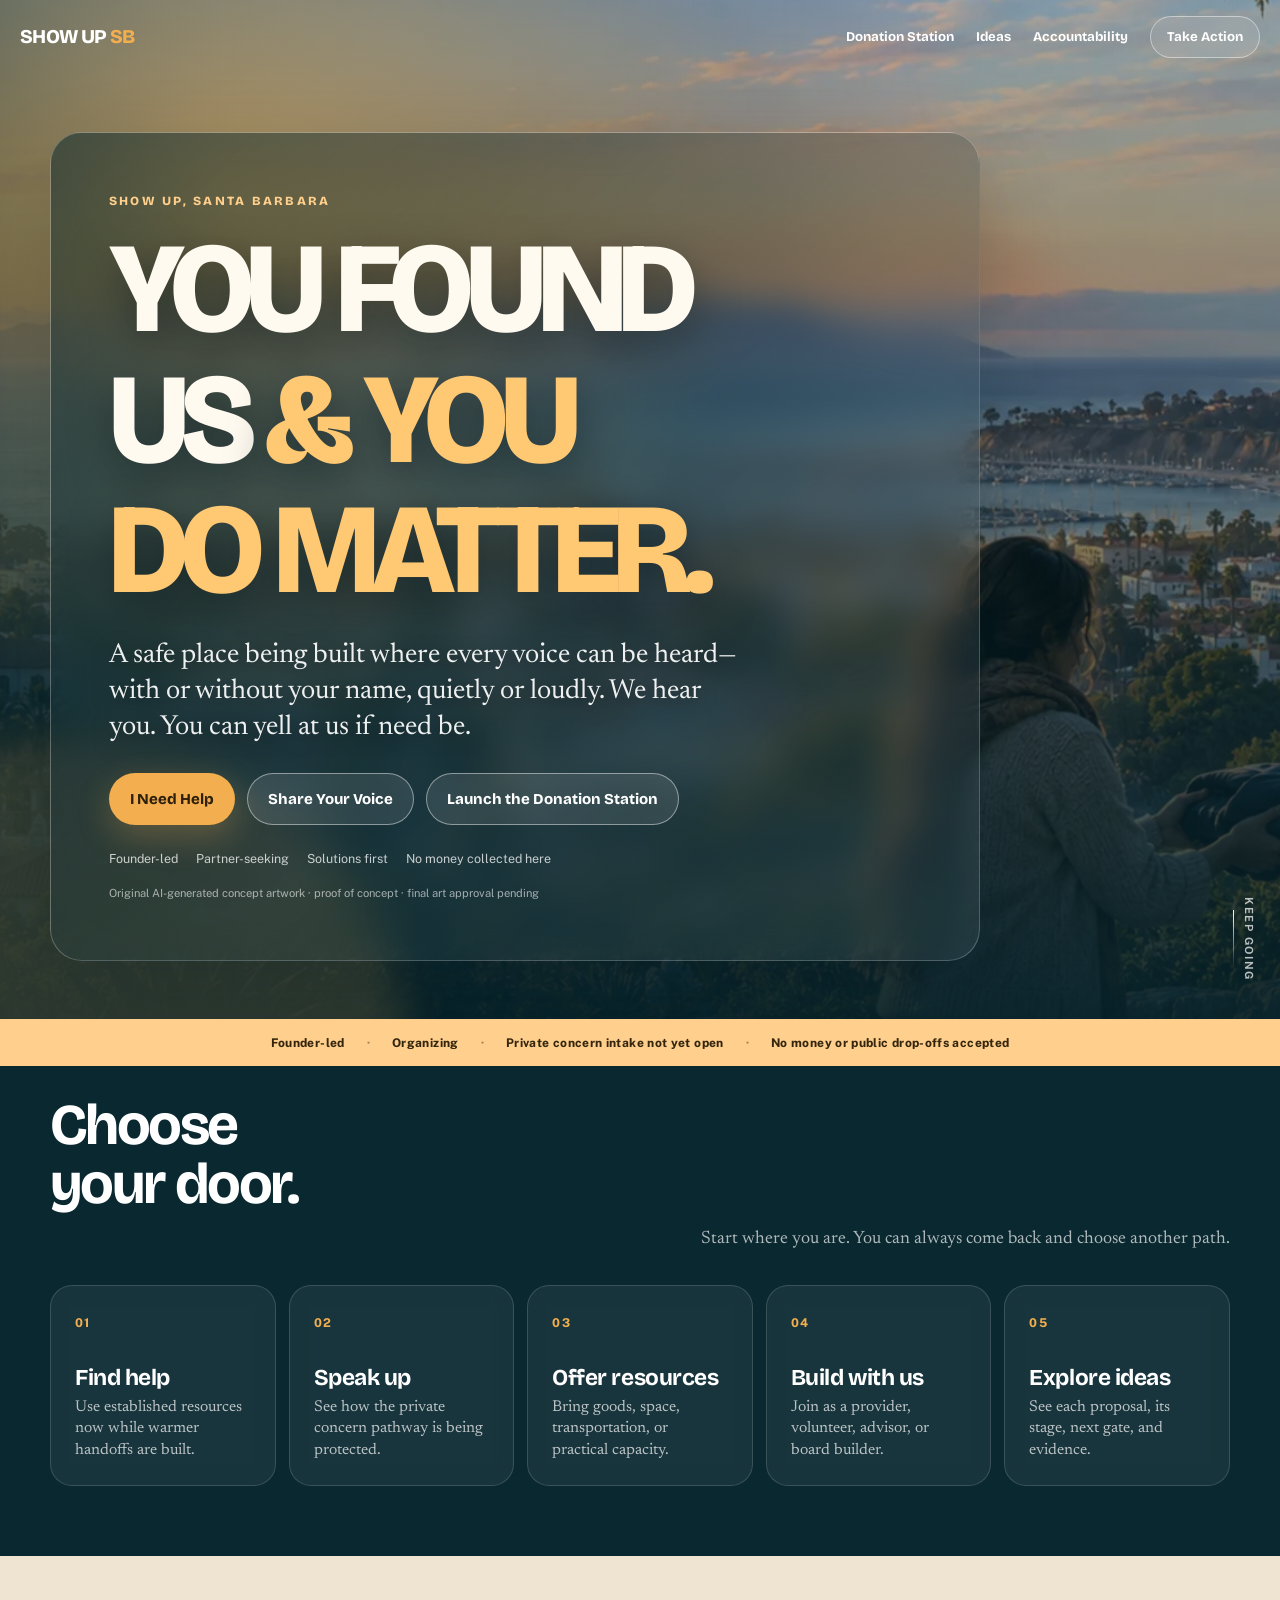
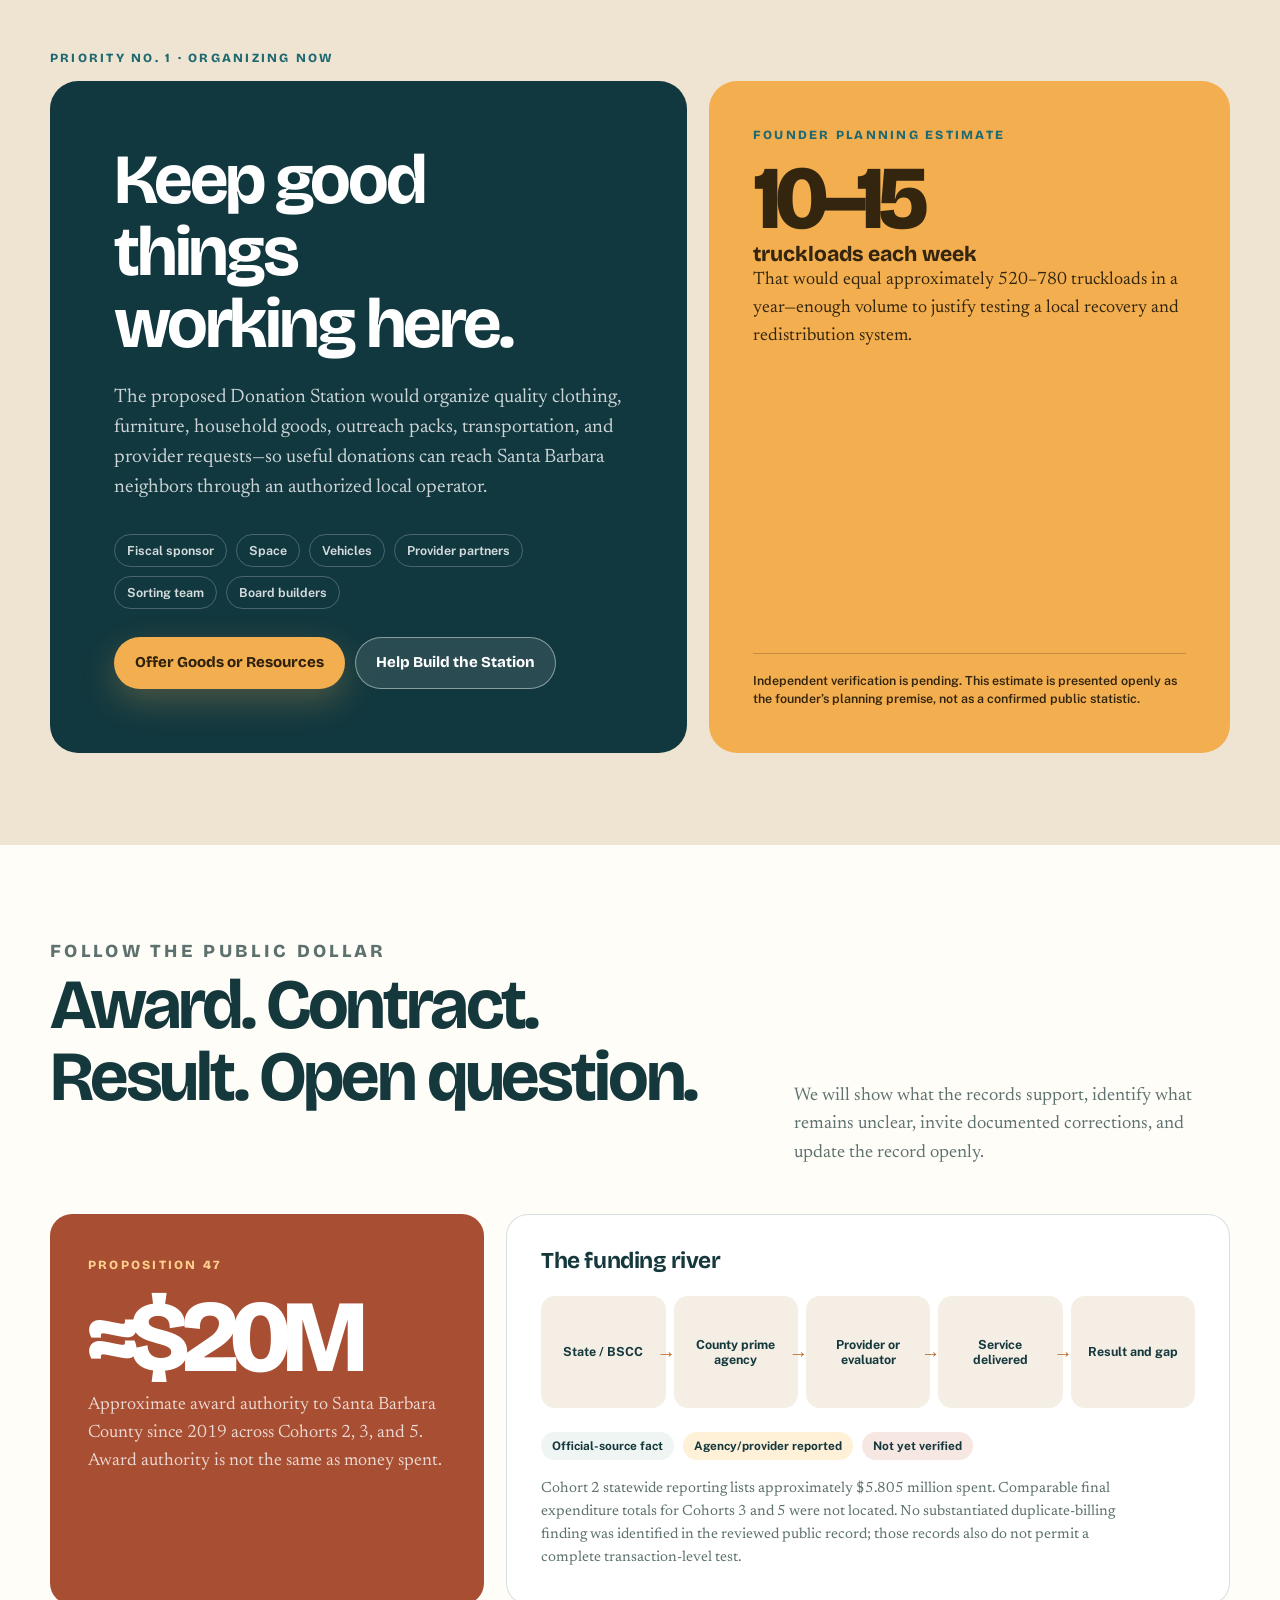
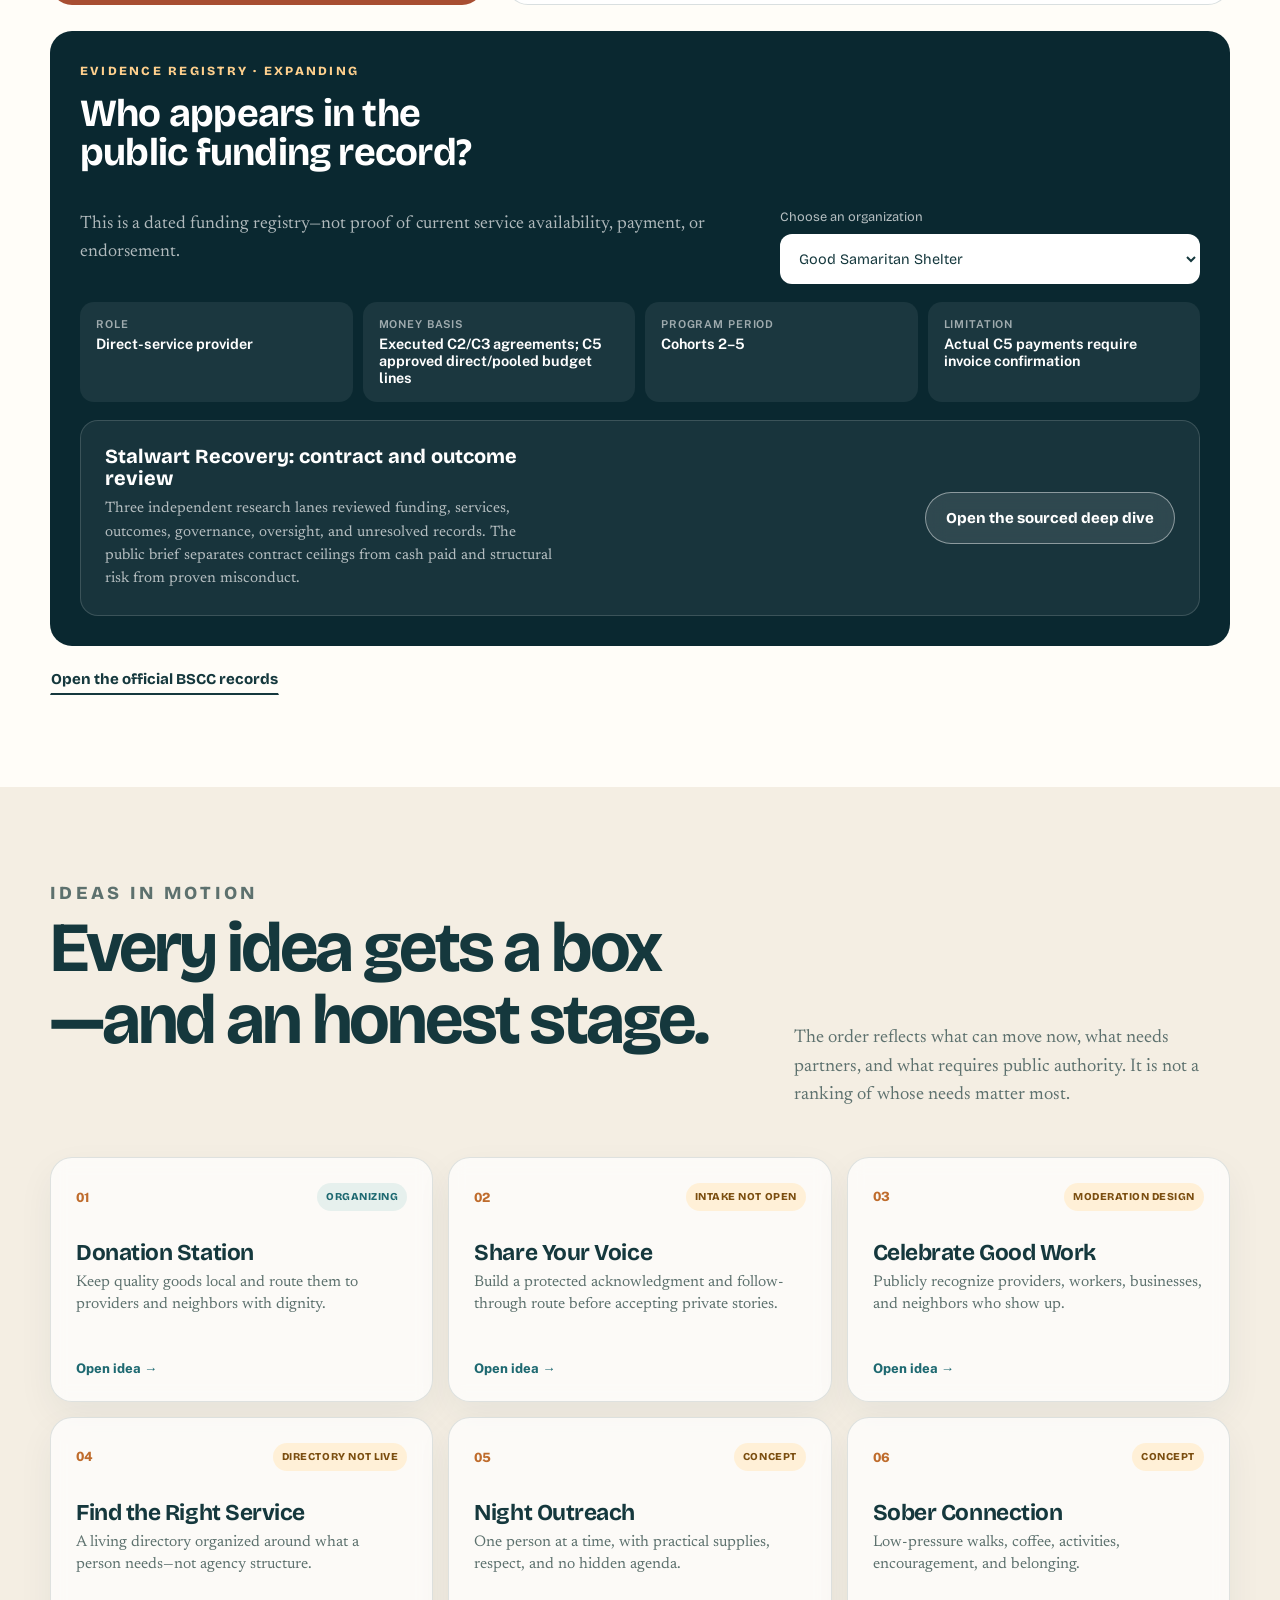
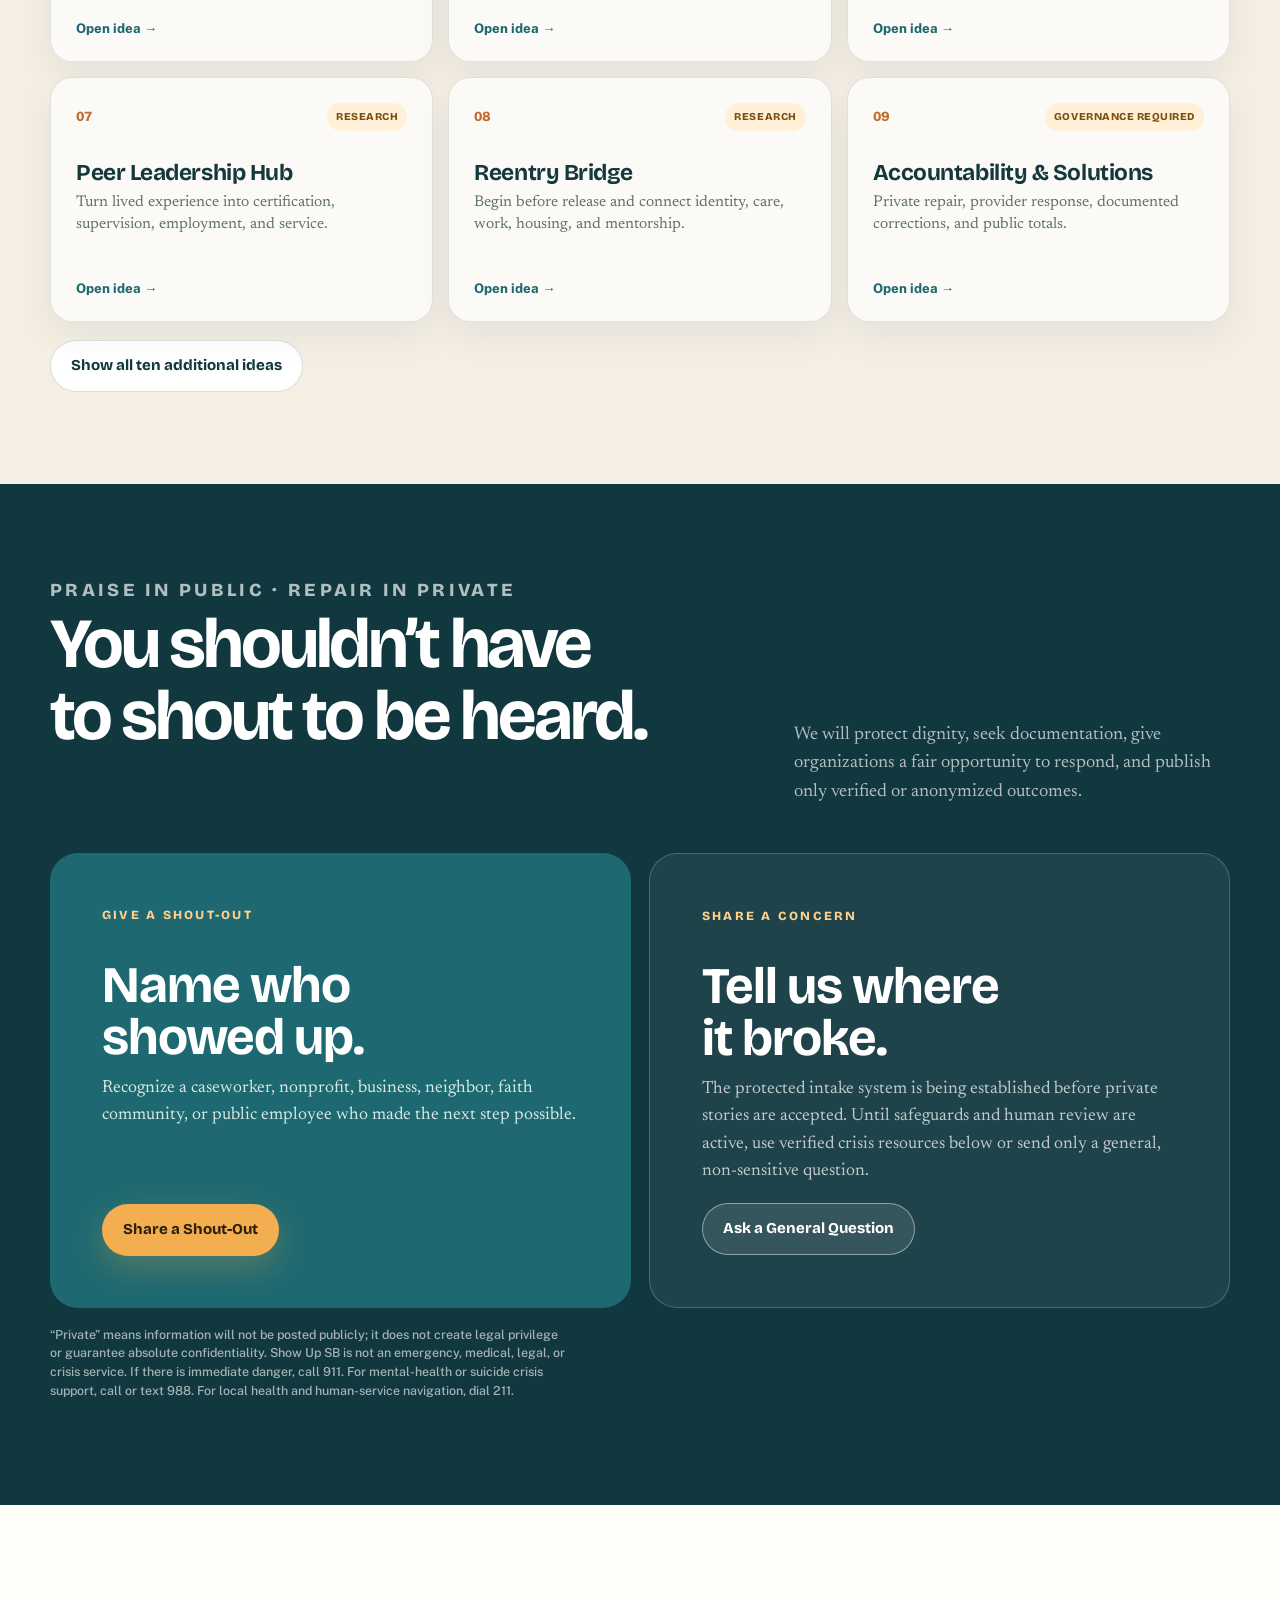
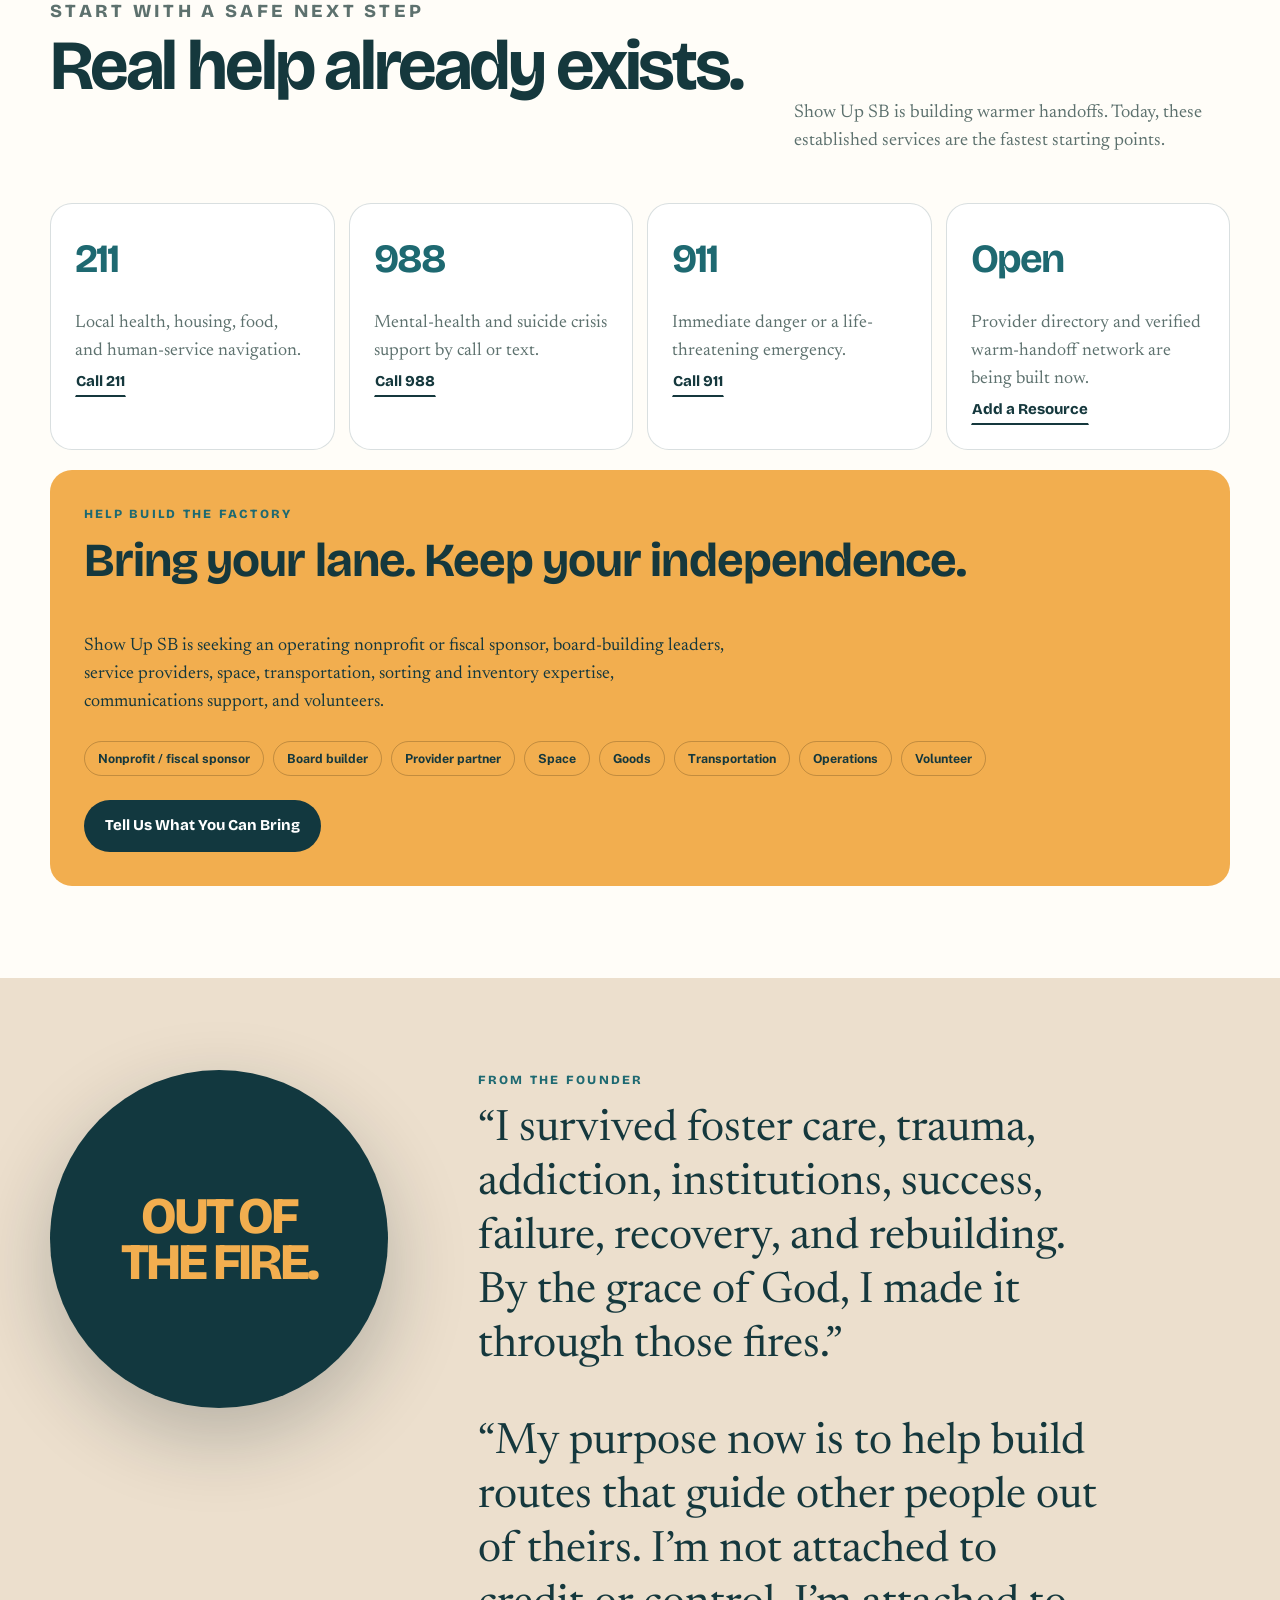
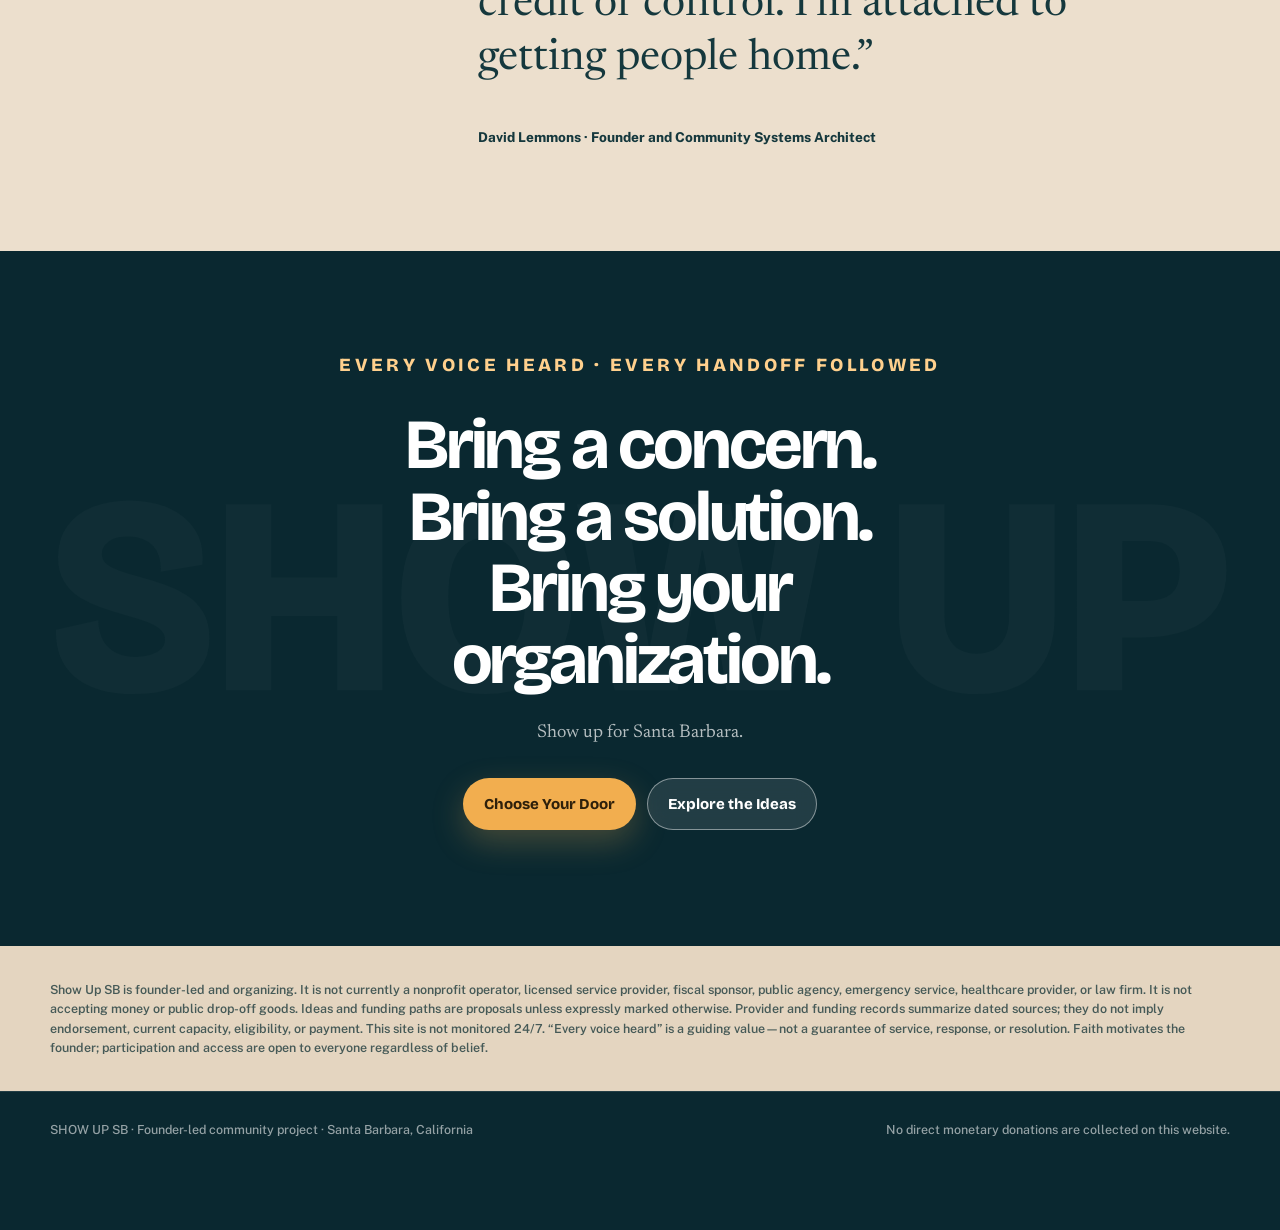
<file: launch-preview.html>
<!doctype html>
<html lang="en">
<head>
  <meta charset="utf-8">
  <meta name="viewport" content="width=device-width,initial-scale=1,viewport-fit=cover">
  <meta name="theme-color" content="#153f46">
  <meta name="description" content="Show Up SB connects Santa Barbara voices, providers, resources, and practical solutions—then follows through.">
  <link rel="canonical" href="https://www.showupsb.com/">
  <meta property="og:type" content="website">
  <meta property="og:title" content="Show Up SB — You Found Us & You Do Matter">
  <meta property="og:description" content="A founder-led Santa Barbara project connecting community voices, resources, providers, and practical solutions.">
  <meta property="og:url" content="https://www.showupsb.com/">
  <meta property="og:image" content="https://www.showupsb.com/santa-barbara-bridge.webp">
  <meta name="twitter:card" content="summary_large_image">
  <title>Show Up SB — You Found Us & You Do Matter</title>
  <link rel="preconnect" href="https://fonts.googleapis.com">
  <link rel="preconnect" href="https://fonts.gstatic.com" crossorigin>
  <link href="https://fonts.googleapis.com/css2?family=Bricolage+Grotesque:opsz,wght@12..96,500;12..96,650;12..96,800&family=Newsreader:opsz,wght@6..72,400;6..72,500;6..72,600&family=Public+Sans:wght@500;600;700&display=swap" rel="stylesheet">
  <style>
    :root {
      --night: #12383f;
      --deep: #0a2830;
      --teal: #1e6971;
      --sea: #6fb0b1;
      --sun: #f2ae4f;
      --sun-deep: #bf6c2d;
      --clay: #a84e32;
      --cream: #fffaf0;
      --sand: #efe4d2;
      --paper: #fffdf8;
      --ink: #15383d;
      --muted: #5d716e;
      --line: rgba(21, 56, 61, .16);
      --glass: rgba(255, 250, 240, .14);
      --shadow: 0 28px 80px rgba(7, 31, 37, .24);
      --radius: 22px;
    }

    * { box-sizing: border-box; }
    html { scroll-behavior: smooth; }
    body {
      margin: 0;
      overflow-x: hidden;
      background: var(--paper);
      color: var(--ink);
      font-family: "Newsreader", Georgia, serif;
      font-size: 18px;
      line-height: 1.55;
    }
    body.modal-open { overflow: hidden; }
    a { color: inherit; }
    button, input, select, textarea { font: inherit; }
    button, a { -webkit-tap-highlight-color: transparent; }
    img { max-width: 100%; display: block; }
    h1, h2, h3, .nav, .eyebrow, .button, .status, .metric strong, label, select {
      font-family: "Bricolage Grotesque", "Arial Black", sans-serif;
    }
    h1, h2, h3, p { margin-top: 0; }
    h1, h2, h3 { line-height: 1.02; text-wrap: balance; }
    h2 { font-size: clamp(2.35rem, 5.5vw, 4.8rem); letter-spacing: -.045em; }
    h3 { font-size: 1.42rem; letter-spacing: -.02em; }
    p { max-width: 65ch; }
    :focus-visible { outline: 3px solid var(--sun); outline-offset: 4px; }
    .skip { position: fixed; left: 12px; top: -80px; z-index: 1000; padding: 12px 18px; background: var(--cream); color: var(--ink); border-radius: 10px; }
    .skip:focus { top: 12px; }
    .wrap { width: min(1180px, calc(100% - 40px)); margin-inline: auto; }
    .eyebrow { margin-bottom: 14px; color: var(--teal); font-size: .78rem; font-weight: 800; letter-spacing: .18em; text-transform: uppercase; }
    .eyebrow.light { color: #ffd08d; }
    .section { padding: 92px 0; }
    .section-head { display: grid; grid-template-columns: 1fr minmax(280px, .62fr); align-items: end; gap: 40px; margin-bottom: 42px; }
    .section-head p { margin-bottom: 5px; color: var(--muted); font-size: 1.15rem; }

    .button {
      display: inline-flex;
      align-items: center;
      justify-content: center;
      min-height: 52px;
      padding: 14px 20px;
      border: 1px solid transparent;
      border-radius: 999px;
      font-size: .94rem;
      font-weight: 750;
      line-height: 1.1;
      text-decoration: none;
      cursor: pointer;
      transition: transform .22s ease, box-shadow .22s ease, background .22s ease;
    }
    .button:hover { transform: translateY(-2px); }
    .button.primary { background: var(--sun); color: #2e200b; box-shadow: 0 12px 32px rgba(242, 174, 79, .25); }
    .button.primary:hover { box-shadow: 0 16px 42px rgba(242, 174, 79, .35); }
    .button.secondary { background: rgba(255, 255, 255, .1); border-color: rgba(255, 255, 255, .45); color: white; backdrop-filter: blur(10px); }
    .button.ink { background: var(--night); color: white; }
    .button.line { border-color: var(--line); background: white; color: var(--ink); }
    .button.text { min-height: auto; padding: 6px 0; border-radius: 0; border-bottom: 2px solid currentColor; }

    /* Warm living arrival */
    .arrival {
      position: relative;
      min-height: 100svh;
      isolation: isolate;
      overflow: hidden;
      display: flex;
      align-items: flex-end;
      color: white;
      background: var(--deep);
    }
    .arrival::before {
      content: "";
      position: absolute;
      inset: -7%;
      z-index: -4;
      background: url("santa-barbara-bridge.webp") center 47% / cover no-repeat;
      transform: scale(1.035);
      animation: breathe-photo 16s ease-in-out infinite alternate;
    }
    .arrival::after {
      content: "";
      position: absolute;
      inset: 0;
      z-index: -3;
      background:
        radial-gradient(circle at 18% 20%, rgba(255, 196, 104, .48), transparent 40%),
        linear-gradient(180deg, rgba(6, 34, 42, .08) 0%, rgba(6, 34, 42, .36) 42%, rgba(6, 34, 42, .92) 100%),
        linear-gradient(90deg, rgba(9, 45, 52, .64), rgba(9, 45, 52, .08) 70%);
    }
    .aurora { position: absolute; inset: 0; z-index: -2; opacity: .72; filter: blur(22px); pointer-events: none; }
    .aurora::before, .aurora::after {
      content: "";
      position: absolute;
      width: 52vw;
      height: 52vw;
      border-radius: 50%;
      mix-blend-mode: screen;
      animation: drift 13s ease-in-out infinite alternate;
    }
    .aurora::before { left: -20vw; bottom: -30vw; background: rgba(242, 174, 79, .22); }
    .aurora::after { right: -25vw; top: -25vw; background: rgba(111, 176, 177, .22); animation-delay: -6s; }
    .arrival-inner { padding: 132px 0 58px; }
    .glass {
      width: min(930px, 100%);
      padding: clamp(26px, 5vw, 58px);
      border: 1px solid rgba(255, 255, 255, .24);
      border-radius: 32px;
      background: linear-gradient(135deg, rgba(10, 40, 48, .56), rgba(255, 255, 255, .08));
      box-shadow: var(--shadow);
      backdrop-filter: blur(17px) saturate(118%);
      animation: glass-pulse 8s ease-in-out infinite;
    }
    .arrival h1 {
      max-width: 11ch;
      margin-bottom: 22px;
      color: #fffaf0;
      font-size: clamp(3.4rem, 10vw, 8.5rem);
      font-weight: 800;
      letter-spacing: -.065em;
      text-shadow: 0 14px 40px rgba(3, 20, 25, .5);
      transform-origin: center bottom;
      animation: rise-main 1.45s cubic-bezier(.18, .78, .23, 1) both;
    }
    .arrival h1 span { color: #ffc873; }
    .arrival .promise {
      max-width: 42ch;
      margin-bottom: 28px;
      color: rgba(255, 255, 255, .93);
      font-size: clamp(1.18rem, 2.35vw, 1.72rem);
      line-height: 1.3;
      text-shadow: 0 4px 18px rgba(3, 20, 25, .55);
      animation: rise-copy 1.2s cubic-bezier(.18, .78, .23, 1) .4s both;
    }
    .arrival-actions { display: flex; flex-wrap: wrap; gap: 12px; animation: rise-copy 1.1s ease .7s both; }
    .arrival-trust { display: flex; flex-wrap: wrap; gap: 10px 18px; margin-top: 24px; color: rgba(255, 255, 255, .76); font-family: "Public Sans", sans-serif; font-size: .78rem; animation: rise-copy 1.1s ease .9s both; }
    .art-credit { margin: 16px 0 0; color: rgba(255, 255, 255, .6); font-family: "Public Sans", sans-serif; font-size: .7rem; }
    .scroll-cue { position: absolute; right: 24px; bottom: 38px; display: grid; justify-items: center; gap: 8px; color: rgba(255,255,255,.72); font: 650 .7rem "Public Sans", sans-serif; letter-spacing: .14em; text-transform: uppercase; writing-mode: vertical-rl; }
    .scroll-cue::after { content: ""; width: 1px; height: 58px; background: linear-gradient(white, transparent); animation: cue 2s ease-in-out infinite; }

    /* Navigation */
    .nav {
      position: fixed;
      inset: 0 0 auto;
      z-index: 100;
      transition: background .25s ease, box-shadow .25s ease;
    }
    .nav.scrolled { background: rgba(255, 253, 248, .92); color: var(--ink); box-shadow: 0 8px 30px rgba(8, 38, 45, .08); backdrop-filter: blur(15px); }
    .nav:not(.scrolled) { color: white; }
    .nav-inner { width: min(1240px, calc(100% - 32px)); min-height: 74px; margin: auto; display: flex; align-items: center; justify-content: space-between; gap: 20px; }
    .brand { font-weight: 800; letter-spacing: -.035em; text-decoration: none; font-size: 1.22rem; }
    .brand span { color: var(--sun); }
    .nav-links { display: flex; align-items: center; gap: 22px; }
    .nav-links > a { font-size: .83rem; font-weight: 700; text-decoration: none; }
    .nav .button { min-height: 42px; padding: 10px 16px; }
    .nav.scrolled .button.secondary { border-color: var(--line); color: var(--ink); background: white; }

    /* Action router */
    .current-status { background: #ffd08d; color: #35250d; }
    .current-status .wrap { min-height: 48px; display: flex; align-items: center; justify-content: center; gap: 12px 22px; flex-wrap: wrap; padding-block: 9px; font: 750 .75rem "Public Sans", sans-serif; letter-spacing: .03em; text-align: center; }
    .current-status span:not(:last-child)::after { content: "·"; margin-left: 22px; opacity: .48; }
    .router { position: relative; z-index: 5; margin-top: -1px; padding: 30px 0 70px; background: var(--deep); color: white; }
    .router-copy { display: flex; justify-content: space-between; align-items: end; gap: 26px; margin-bottom: 24px; }
    .router h2 { max-width: 10ch; color: white; font-size: clamp(2rem, 4.5vw, 4rem); }
    .router-copy p { color: rgba(255,255,255,.68); margin-bottom: 7px; }
    .door-grid { display: grid; grid-template-columns: repeat(5, 1fr); gap: 13px; }
    .door {
      min-height: 190px;
      padding: 24px;
      border: 1px solid rgba(255,255,255,.15);
      border-radius: var(--radius);
      background: rgba(255,255,255,.06);
      color: white;
      text-decoration: none;
      backdrop-filter: blur(10px);
      transition: transform .25s ease, background .25s ease, border-color .25s ease;
    }
    .door:hover { transform: translateY(-5px); background: rgba(255,255,255,.11); border-color: rgba(255,255,255,.35); }
    .door .number { color: var(--sun); font: 750 .76rem "Public Sans", sans-serif; letter-spacing: .12em; }
    .door h3 { margin: 28px 0 8px; color: white; }
    .door p { margin: 0; color: rgba(255,255,255,.7); font-size: .98rem; line-height: 1.35; }

    /* Donation Station */
    .priority { background: var(--sand); }
    .priority-shell { display: grid; grid-template-columns: minmax(0, 1.1fr) minmax(320px, .9fr); gap: 22px; }
    .priority-main, .priority-side { border-radius: 28px; overflow: hidden; }
    .priority-main { padding: clamp(30px, 5vw, 64px); background: var(--night); color: white; }
    .priority-main h2 { color: white; max-width: 10ch; margin-bottom: 22px; }
    .priority-main .lead { color: rgba(255,255,255,.78); font-size: 1.22rem; }
    .priority-main .button-row { display: flex; flex-wrap: wrap; gap: 10px; margin-top: 28px; }
    .priority-side { padding: clamp(28px, 4vw, 44px); background: var(--sun); color: #33250e; display: flex; flex-direction: column; justify-content: space-between; }
    .priority-side .big { margin: 14px 0 2px; font: 800 clamp(3.7rem, 7vw, 6.8rem)/.9 "Bricolage Grotesque", sans-serif; letter-spacing: -.07em; }
    .priority-side .weekly { font: 760 1.32rem "Bricolage Grotesque", sans-serif; }
    .priority-side .caveat { margin: 24px 0 0; padding-top: 18px; border-top: 1px solid rgba(51,37,14,.24); font: 600 .78rem/1.45 "Public Sans", sans-serif; }
    .needs { display: flex; flex-wrap: wrap; gap: 9px; margin-top: 30px; }
    .need { padding: 8px 12px; border: 1px solid rgba(255,255,255,.23); border-radius: 999px; color: rgba(255,255,255,.82); font: 650 .78rem "Public Sans", sans-serif; }

    /* Accountability */
    .accountability { background: var(--paper); }
    .funding-shell { display: grid; grid-template-columns: .75fr 1.25fr; gap: 22px; }
    .funding-total { padding: 38px; border-radius: var(--radius); background: var(--clay); color: white; }
    .funding-total strong { display: block; margin: 12px 0 8px; font: 800 clamp(4rem, 8vw, 7.4rem)/.9 "Bricolage Grotesque", sans-serif; letter-spacing: -.075em; }
    .funding-total p { margin: 0; color: rgba(255,255,255,.78); }
    .funding-flow { padding: 34px; border: 1px solid var(--line); border-radius: var(--radius); background: white; }
    .flow { display: grid; grid-template-columns: repeat(5, 1fr); align-items: stretch; gap: 8px; margin: 24px 0; }
    .flow-step { position: relative; min-height: 112px; padding: 16px 12px; border-radius: 14px; background: #f4eee4; display: grid; place-content: center; text-align: center; font: 700 .78rem/1.25 "Public Sans", sans-serif; }
    .flow-step:not(:last-child)::after { content: "→"; position: absolute; right: -10px; top: 40%; z-index: 2; color: var(--sun-deep); font-size: 1.2rem; }
    .truth-key { display: flex; flex-wrap: wrap; gap: 9px; }
    .truth { padding: 7px 11px; border-radius: 999px; background: #eff5f2; font: 700 .74rem "Public Sans", sans-serif; }
    .truth.reported { background: #fff0d8; }
    .truth.proof { background: #f7e7e2; }

    /* Provider registry */
    .registry { margin-top: 26px; padding: 30px; border-radius: var(--radius); background: var(--deep); color: white; }
    .registry-top { display: grid; grid-template-columns: 1fr minmax(280px, 420px); align-items: end; gap: 28px; }
    .registry h3 { color: white; font-size: clamp(1.6rem, 3vw, 2.4rem); }
    .registry p { color: rgba(255,255,255,.68); }
    .registry label { display: block; margin-bottom: 8px; color: rgba(255,255,255,.7); font-size: .8rem; }
    .registry select { width: 100%; min-height: 50px; padding: 0 14px; border: 1px solid rgba(255,255,255,.22); border-radius: 12px; background: white; color: var(--ink); font-size: .9rem; }
    .provider-result { display: grid; grid-template-columns: repeat(4, 1fr); gap: 10px; margin-top: 18px; }
    .provider-field { padding: 16px; border-radius: 14px; background: rgba(255,255,255,.07); }
    .provider-field span { display: block; color: rgba(255,255,255,.58); font: 650 .68rem "Public Sans", sans-serif; letter-spacing: .08em; text-transform: uppercase; }
    .provider-field strong { display: block; margin-top: 5px; color: white; font: 650 .9rem "Public Sans", sans-serif; }
    .research-spotlight { display: grid; grid-template-columns: .86fr 1.14fr; gap: 18px; margin-top: 18px; padding: 24px; border: 1px solid rgba(255,255,255,.15); border-radius: 18px; background: rgba(255,255,255,.06); }
    .research-spotlight h4 { margin: 0 0 8px; color: white; font: 750 1.25rem/1.1 "Bricolage Grotesque", sans-serif; }
    .research-spotlight p { margin: 0; font-size: .94rem; }
    .research-spotlight .button { align-self: center; justify-self: end; }

    /* Ideas */
    .ideas { background: #f4eee3; }
    .idea-grid { display: grid; grid-template-columns: repeat(3, 1fr); gap: 15px; }
    .idea-card {
      position: relative;
      min-height: 245px;
      padding: 25px;
      border: 1px solid rgba(21,56,61,.13);
      border-radius: var(--radius);
      background: rgba(255,255,255,.72);
      display: flex;
      flex-direction: column;
      box-shadow: 0 14px 36px rgba(21,56,61,.06);
      backdrop-filter: blur(8px);
      transition: transform .24s ease, box-shadow .24s ease, border-color .24s ease;
    }
    .idea-card:hover { transform: translateY(-5px); box-shadow: 0 20px 48px rgba(21,56,61,.1); border-color: rgba(21,56,61,.28); }
    .idea-top { display: flex; align-items: center; justify-content: space-between; gap: 10px; }
    .idea-number { color: var(--sun-deep); font: 800 .8rem "Public Sans", sans-serif; }
    .status { display: inline-flex; padding: 6px 9px; border-radius: 999px; background: #e6f0ed; color: var(--teal); font-size: .66rem; font-weight: 800; letter-spacing: .05em; text-transform: uppercase; }
    .status.build { background: #fff0d7; color: #7b4e10; }
    .status.long { background: #f2e6e2; color: #854531; }
    .idea-card h3 { margin: 30px 0 8px; }
    .idea-card p { margin-bottom: 20px; color: var(--muted); font-size: .97rem; line-height: 1.38; }
    .idea-card .open-idea { margin-top: auto; padding: 0; border: 0; background: none; color: var(--teal); text-align: left; font: 750 .83rem "Public Sans", sans-serif; cursor: pointer; }
    .more-ideas { margin-top: 18px; }
    .more-ideas summary { width: fit-content; list-style: none; cursor: pointer; }
    .more-ideas summary::-webkit-details-marker { display: none; }
    .more-ideas[open] summary { margin-bottom: 18px; }

    /* Voice */
    .voice { background: var(--night); color: white; }
    .voice h2 { color: white; }
    .voice .section-head p { color: rgba(255,255,255,.68); }
    .voice-grid { display: grid; grid-template-columns: 1fr 1fr; gap: 18px; }
    .voice-card { min-height: 360px; padding: clamp(30px, 5vw, 52px); border-radius: 28px; display: flex; flex-direction: column; }
    .voice-card h3 { margin: 20px 0 12px; font-size: clamp(1.9rem, 4vw, 3.4rem); color: white; }
    .voice-card p { font-size: 1.1rem; }
    .voice-card .button { align-self: flex-start; margin-top: auto; }
    .voice-card.praise { background: var(--teal); }
    .voice-card.praise p { color: #d8e9e5; }
    .voice-card.concern { border: 1px solid rgba(255,255,255,.2); background: rgba(255,255,255,.06); }
    .voice-card.concern p { color: rgba(255,255,255,.72); }
    .safety-note { margin-top: 18px; color: rgba(255,255,255,.62); font: 500 .78rem/1.5 "Public Sans", sans-serif; }

    /* Progress, people, founder */
    .progress { background: var(--paper); }
    .metric-grid { display: grid; grid-template-columns: repeat(4, 1fr); gap: 14px; }
    .metric { min-height: 180px; padding: 24px; border: 1px solid var(--line); border-radius: var(--radius); background: white; }
    .metric strong { display: block; margin-bottom: 20px; color: var(--teal); font-size: 2.5rem; letter-spacing: -.05em; }
    .metric p { margin: 0; color: var(--muted); }
    .build-team { margin-top: 20px; padding: 34px; border-radius: var(--radius); background: var(--sun); }
    .build-team h3 { font-size: clamp(1.8rem, 3.7vw, 3rem); }
    .role-list { display: flex; flex-wrap: wrap; gap: 9px; margin: 24px 0; }
    .role-list span { padding: 9px 13px; border: 1px solid rgba(51,37,14,.25); border-radius: 999px; font: 700 .78rem "Public Sans", sans-serif; }

    .founder { background: #ecdfcd; }
    .founder-grid { display: grid; grid-template-columns: .62fr 1.38fr; gap: clamp(32px, 7vw, 90px); align-items: start; }
    .founder-mark { position: sticky; top: 120px; width: 100%; aspect-ratio: 1; border-radius: 50%; background: var(--night); color: var(--sun); display: grid; place-content: center; text-align: center; font: 800 clamp(2rem, 4vw, 4rem)/.9 "Bricolage Grotesque", sans-serif; letter-spacing: -.06em; box-shadow: var(--shadow); }
    .founder blockquote { margin: 0; font-size: clamp(1.55rem, 3.4vw, 2.7rem); line-height: 1.25; }
    .founder blockquote p { max-width: 25ch; }
    .founder .byline { margin-top: 28px; font: 750 .85rem "Public Sans", sans-serif; }

    .final { position: relative; padding: 100px 0 116px; overflow: hidden; background: var(--deep); color: white; text-align: center; }
    .final::before { content: "SHOW UP"; position: absolute; left: 50%; top: 50%; transform: translate(-50%, -50%); color: rgba(255,255,255,.025); font: 800 22vw/1 "Bricolage Grotesque", sans-serif; white-space: nowrap; }
    .final h2 { position: relative; max-width: 13ch; margin: 0 auto 22px; color: white; }
    .final p { position: relative; margin: 0 auto 30px; color: rgba(255,255,255,.7); font-size: 1.16rem; }
    .final .button-row { position: relative; display: flex; justify-content: center; flex-wrap: wrap; gap: 11px; }
    .disclaimer { padding: 34px 0; background: #e4d5c0; }
    .disclaimer p { margin: 0; max-width: none; color: #465a57; font: 560 .78rem/1.55 "Public Sans", sans-serif; }
    footer { padding: 28px 0 90px; border-top: 1px solid rgba(255,255,255,.1); background: var(--deep); color: rgba(255,255,255,.57); font: 500 .78rem/1.55 "Public Sans", sans-serif; }
    footer .wrap { display: flex; justify-content: space-between; gap: 20px; flex-wrap: wrap; }

    /* Dialog drawer */
    dialog { width: min(720px, calc(100% - 24px)); max-height: min(82svh, 820px); margin: auto; padding: 0; border: 0; border-radius: 26px; color: var(--ink); background: var(--paper); box-shadow: 0 30px 100px rgba(6, 30, 36, .45); }
    dialog::backdrop { background: rgba(5, 26, 31, .72); backdrop-filter: blur(7px); }
    .dialog-inner { padding: clamp(26px, 5vw, 48px); }
    .dialog-head { display: flex; justify-content: space-between; gap: 20px; align-items: start; }
    .dialog-head h2 { max-width: 12ch; font-size: clamp(2.1rem, 5vw, 3.7rem); }
    .close { flex: 0 0 auto; width: 44px; height: 44px; border: 1px solid var(--line); border-radius: 50%; background: white; color: var(--ink); cursor: pointer; font-size: 1.3rem; }
    .dialog-grid { display: grid; grid-template-columns: 1fr 1fr; gap: 14px; margin: 28px 0; }
    .dialog-box { padding: 18px; border-radius: 15px; background: #f3ede3; }
    .dialog-box b { display: block; margin-bottom: 5px; font: 750 .76rem "Public Sans", sans-serif; text-transform: uppercase; letter-spacing: .08em; color: var(--teal); }
    .dialog-box p { margin: 0; font-size: .98rem; }
    .dialog-actions { display: flex; flex-wrap: wrap; gap: 9px; }

    .mobile-actions { display: none; }

    @keyframes rise-main { from { opacity: 0; transform: translateY(75px) rotateX(28deg); filter: blur(9px); } to { opacity: 1; transform: translateY(0) rotateX(0); filter: blur(0); } }
    @keyframes rise-copy { from { opacity: 0; transform: translateY(34px); } to { opacity: 1; transform: translateY(0); } }
    @keyframes breathe-photo { from { transform: scale(1.035) translate3d(0,0,0); } to { transform: scale(1.075) translate3d(-.5%, -.4%, 0); } }
    @keyframes drift { from { transform: translate3d(0,0,0) scale(.92); } to { transform: translate3d(8%, -5%, 0) scale(1.08); } }
    @keyframes glass-pulse { 0%,100% { background-color: rgba(10,40,48,.16); } 50% { background-color: rgba(10,40,48,.25); } }
    @keyframes cue { 0%,100% { opacity: .35; transform: scaleY(.72); transform-origin: top; } 50% { opacity: 1; transform: scaleY(1); } }

    @media (max-width: 940px) {
      .nav-links > a:not(.button) { display: none; }
      .door-grid, .metric-grid { grid-template-columns: 1fr 1fr; }
      .priority-shell, .funding-shell, .founder-grid { grid-template-columns: 1fr; }
      .founder-mark { position: static; max-width: 230px; }
      .idea-grid { grid-template-columns: 1fr 1fr; }
      .flow { grid-template-columns: 1fr; }
      .flow-step { min-height: auto; }
      .flow-step:not(:last-child)::after { content: "↓"; left: 50%; right: auto; top: auto; bottom: -13px; transform: translateX(-50%); }
      .provider-result { grid-template-columns: 1fr 1fr; }
      .research-spotlight { grid-template-columns: 1fr; }
      .research-spotlight .button { justify-self: start; }
    }
    @media (max-width: 680px) {
      body { font-size: 17px; padding-bottom: 68px; }
      .wrap { width: min(100% - 28px, 1180px); }
      .section { padding: 68px 0; }
      .section-head, .registry-top { grid-template-columns: 1fr; gap: 16px; }
      .arrival { min-height: 100svh; }
      .arrival::before { background-position: 58% center; }
      .arrival-inner { padding: 110px 0 34px; }
      .glass { padding: 25px 20px; border-radius: 24px; }
      .arrival h1 { max-width: 10ch; font-size: clamp(3.1rem, 16vw, 5.7rem); }
      .arrival .promise { font-size: 1.14rem; }
      .arrival-actions .button { width: 100%; }
      .scroll-cue { display: none; }
      .nav-inner { min-height: 64px; }
      .nav-links .button { display: none; }
      .current-status .wrap { display: block; padding-block: 10px; }
      .current-status span { display: block; }
      .current-status span:not(:last-child)::after { content: ""; margin: 0; }
      .router { padding-bottom: 50px; }
      .router-copy { display: block; }
      .router-copy p { margin-top: 12px; }
      .door-grid, .idea-grid, .voice-grid, .metric-grid { grid-template-columns: 1fr; }
      .door { min-height: 155px; }
      .priority-side .big { font-size: 4.7rem; }
      .funding-total { padding: 28px; }
      .registry { padding: 22px; }
      .provider-result { grid-template-columns: 1fr; }
      .idea-card { min-height: 210px; }
      .voice-card { min-height: 330px; }
      .dialog-grid { grid-template-columns: 1fr; }
      .mobile-actions { position: fixed; z-index: 90; inset: auto 8px 8px; display: grid; grid-template-columns: 1fr 1fr; gap: 7px; padding: 7px; border: 1px solid rgba(255,255,255,.18); border-radius: 999px; background: rgba(10,40,48,.9); backdrop-filter: blur(14px); box-shadow: 0 14px 40px rgba(5,26,31,.28); }
      .mobile-actions .button { min-height: 46px; padding: 11px 13px; font-size: .8rem; }
      footer { padding-bottom: 32px; }
    }
    @media (prefers-reduced-motion: reduce) {
      html { scroll-behavior: auto; }
      *, *::before, *::after { animation-duration: .001ms !important; animation-iteration-count: 1 !important; transition-duration: .001ms !important; }
    }
  </style>
</head>
<body>
  <a class="skip" href="#main">Skip to main content</a>

  <header class="nav" id="nav">
    <div class="nav-inner">
      <a class="brand" href="#top" data-track="nav_home">SHOW UP <span>SB</span></a>
      <nav class="nav-links" aria-label="Main navigation">
        <a href="#priority" data-track="nav_donation">Donation Station</a>
        <a href="#ideas" data-track="nav_ideas">Ideas</a>
        <a href="#accountability" data-track="nav_accountability">Accountability</a>
        <a class="button secondary" href="#paths" data-track="nav_take_action">Take Action</a>
      </nav>
    </div>
  </header>

  <section class="arrival" id="top" aria-labelledby="arrival-title">
    <div class="aurora" aria-hidden="true"></div>
    <div class="wrap arrival-inner">
      <div class="glass">
        <p class="eyebrow light">Show Up, Santa Barbara</p>
        <h1 id="arrival-title">YOU FOUND US <span>&amp; YOU DO MATTER.</span></h1>
        <p class="promise">A safe place being built where every voice can be heard—with or without your name, quietly or loudly. We hear you. You can yell at us if need be.</p>
        <div class="arrival-actions">
          <a class="button primary" href="#help" data-track="secure_route_opened">I Need Help</a>
          <a class="button secondary" href="#paths" data-track="secure_route_opened">Share Your Voice</a>
          <a class="button secondary" href="#priority" data-track="hero_donation_station">Launch the Donation Station</a>
        </div>
        <div class="arrival-trust">
          <span>Founder-led</span><span>Partner-seeking</span><span>Solutions first</span><span>No money collected here</span>
        </div>
        <p class="art-credit">Original AI-generated concept artwork · proof of concept · final art approval pending</p>
      </div>
    </div>
    <span class="scroll-cue" aria-hidden="true">Keep going</span>
  </section>

  <aside class="current-status" aria-label="Current project status">
    <div class="wrap"><span>Founder-led</span><span>Organizing</span><span>Private concern intake not yet open</span><span>No money or public drop-offs accepted</span></div>
  </aside>

  <main id="main">
    <section class="router" id="paths">
      <div class="wrap">
        <div class="router-copy">
          <h2>Choose your door.</h2>
          <p>Start where you are. You can always come back and choose another path.</p>
        </div>
        <div class="door-grid">
          <a class="door" href="#help" data-track="secure_route_opened"><span class="number">01</span><h3>Find help</h3><p>Use established resources now while warmer handoffs are built.</p></a>
          <a class="door" href="#voice" data-track="secure_route_opened"><span class="number">02</span><h3>Speak up</h3><p>See how the private concern pathway is being protected.</p></a>
          <a class="door" href="#priority" data-track="door_resources"><span class="number">03</span><h3>Offer resources</h3><p>Bring goods, space, transportation, or practical capacity.</p></a>
          <a class="door" href="#team" data-track="door_partner"><span class="number">04</span><h3>Build with us</h3><p>Join as a provider, volunteer, advisor, or board builder.</p></a>
          <a class="door" href="#ideas" data-track="door_evidence"><span class="number">05</span><h3>Explore ideas</h3><p>See each proposal, its stage, next gate, and evidence.</p></a>
        </div>
      </div>
    </section>

    <section class="section priority" id="priority">
      <div class="wrap">
        <p class="eyebrow">Priority No. 1 · Organizing now</p>
        <div class="priority-shell">
          <article class="priority-main">
            <h2>Keep good things working here.</h2>
            <p class="lead">The proposed Donation Station would organize quality clothing, furniture, household goods, outreach packs, transportation, and provider requests—so useful donations can reach Santa Barbara neighbors through an authorized local operator.</p>
            <div class="needs" aria-label="Donation Station needs">
              <span class="need">Fiscal sponsor</span><span class="need">Space</span><span class="need">Vehicles</span><span class="need">Provider partners</span><span class="need">Sorting team</span><span class="need">Board builders</span>
            </div>
            <div class="button-row">
              <a class="button primary" href="mailto:sb.david.j.lemmons@gmail.com?subject=SHOW%20UP%20SB%20%E2%80%94%20Donation%20Station%20offer&body=I%20can%20offer%3A%20" data-track="donation_offer">Offer Goods or Resources</a>
              <a class="button secondary" href="mailto:sb.david.j.lemmons@gmail.com?subject=SHOW%20UP%20SB%20%E2%80%94%20Donation%20Station%20partner" data-track="donation_partner">Help Build the Station</a>
            </div>
          </article>
          <aside class="priority-side">
            <div>
              <p class="eyebrow">Founder planning estimate</p>
              <div class="big">10–15</div>
              <div class="weekly">truckloads each week</div>
              <p>That would equal approximately 520–780 truckloads in a year—enough volume to justify testing a local recovery and redistribution system.</p>
            </div>
            <p class="caveat">Independent verification is pending. This estimate is presented openly as the founder’s planning premise, not as a confirmed public statistic.</p>
          </aside>
        </div>
      </div>
    </section>

    <section class="section accountability" id="accountability">
      <div class="wrap">
        <div class="section-head">
          <div><p class="eyebrow">Follow the public dollar</p><h2>Award. Contract. Result. Open question.</h2></div>
          <p>We will show what the records support, identify what remains unclear, invite documented corrections, and update the record openly.</p>
        </div>
        <div class="funding-shell">
          <article class="funding-total">
            <span class="eyebrow light">Proposition 47</span>
            <strong>≈$20M</strong>
            <p>Approximate award authority to Santa Barbara County since 2019 across Cohorts 2, 3, and 5. Award authority is not the same as money spent.</p>
          </article>
          <article class="funding-flow">
            <h3>The funding river</h3>
            <div class="flow" aria-label="Funding accountability flow">
              <div class="flow-step">State / BSCC</div>
              <div class="flow-step">County prime agency</div>
              <div class="flow-step">Provider or evaluator</div>
              <div class="flow-step">Service delivered</div>
              <div class="flow-step">Result and gap</div>
            </div>
            <div class="truth-key"><span class="truth">Official-source fact</span><span class="truth reported">Agency/provider reported</span><span class="truth proof">Not yet verified</span></div>
            <p style="margin:18px 0 0;color:var(--muted);font-size:.92rem">Cohort 2 statewide reporting lists approximately $5.805 million spent. Comparable final expenditure totals for Cohorts 3 and 5 were not located. No substantiated duplicate-billing finding was identified in the reviewed public record; those records also do not permit a complete transaction-level test.</p>
          </article>
        </div>

        <section class="registry" aria-labelledby="provider-title">
          <div class="registry-top">
            <div><p class="eyebrow light">Evidence registry · expanding</p><h3 id="provider-title">Who appears in the public funding record?</h3><p>This is a dated funding registry—not proof of current service availability, payment, or endorsement.</p></div>
            <div>
              <label for="provider-select">Choose an organization</label>
              <select id="provider-select" data-track="provider_select">
                <optgroup label="Proposition 47 records">
                  <option value="goodsam">Good Samaritan Shelter</option>
                  <option value="fsa">Family Service Agency of Santa Barbara County</option>
                  <option value="bwell">County Behavioral Wellness / Behavioral Health</option>
                  <option value="pd">County Public Defender</option>
                  <option value="sheriff">Santa Barbara County Sheriff’s Office</option>
                  <option value="da">Santa Barbara County District Attorney</option>
                  <option value="rda">Resource Development Associates</option>
                  <option value="ucsb">UC Santa Barbara / The Regents</option>
                  <option value="cada">Council on Alcoholism and Drug Abuse</option>
                  <option value="tarzana">Tarzana Treatment Centers</option>
                </optgroup>
                <optgroup label="Other verified County contracts">
                  <option value="stalwart">Stalwart Recovery / Stalwart Clean &amp; Sober, Inc.</option>
                </optgroup>
              </select>
            </div>
          </div>
          <div class="provider-result" id="provider-result" aria-live="polite"></div>
          <div class="research-spotlight" id="stalwart-spotlight" hidden>
            <div><h4>Stalwart Recovery: contract and outcome review</h4><p>Three independent research lanes reviewed funding, services, outcomes, governance, oversight, and unresolved records. The public brief separates contract ceilings from cash paid and structural risk from proven misconduct.</p></div>
            <a class="button secondary" href="stalwart-recovery.html" data-track="stalwart_research">Open the sourced deep dive</a>
          </div>
        </section>
        <p style="margin:18px 0 0"><a class="button text" href="https://www.bscc.ca.gov/s_bsccprop47/" rel="noopener" target="_blank" data-track="prop47_source">Open the official BSCC records</a></p>
      </div>
    </section>

    <section class="section ideas" id="ideas">
      <div class="wrap">
        <div class="section-head">
          <div><p class="eyebrow">Ideas in motion</p><h2>Every idea gets a box—and an honest stage.</h2></div>
          <p>The order reflects what can move now, what needs partners, and what requires public authority. It is not a ranking of whose needs matter most.</p>
        </div>
        <div class="idea-grid">
          <article class="idea-card"><div class="idea-top"><span class="idea-number">01</span><span class="status">Organizing</span></div><h3>Donation Station</h3><p>Keep quality goods local and route them to providers and neighbors with dignity.</p><button class="open-idea" data-idea="donation" data-track="idea_donation">Open idea →</button></article>
          <article class="idea-card"><div class="idea-top"><span class="idea-number">02</span><span class="status build">Intake not open</span></div><h3>Share Your Voice</h3><p>Build a protected acknowledgment and follow-through route before accepting private stories.</p><button class="open-idea" data-idea="voice" data-track="secure_route_opened">Open idea →</button></article>
          <article class="idea-card"><div class="idea-top"><span class="idea-number">03</span><span class="status build">Moderation design</span></div><h3>Celebrate Good Work</h3><p>Publicly recognize providers, workers, businesses, and neighbors who show up.</p><button class="open-idea" data-idea="recognition" data-track="idea_recognition">Open idea →</button></article>
          <article class="idea-card"><div class="idea-top"><span class="idea-number">04</span><span class="status build">Directory not live</span></div><h3>Find the Right Service</h3><p>A living directory organized around what a person needs—not agency structure.</p><button class="open-idea" data-idea="directory" data-track="idea_directory">Open idea →</button></article>
          <article class="idea-card"><div class="idea-top"><span class="idea-number">05</span><span class="status build">Concept</span></div><h3>Night Outreach</h3><p>One person at a time, with practical supplies, respect, and no hidden agenda.</p><button class="open-idea" data-idea="outreach" data-track="idea_outreach">Open idea →</button></article>
          <article class="idea-card"><div class="idea-top"><span class="idea-number">06</span><span class="status build">Concept</span></div><h3>Sober Connection</h3><p>Low-pressure walks, coffee, activities, encouragement, and belonging.</p><button class="open-idea" data-idea="sober" data-track="idea_sober">Open idea →</button></article>
          <article class="idea-card"><div class="idea-top"><span class="idea-number">07</span><span class="status build">Research</span></div><h3>Peer Leadership Hub</h3><p>Turn lived experience into certification, supervision, employment, and service.</p><button class="open-idea" data-idea="peer" data-track="idea_peer">Open idea →</button></article>
          <article class="idea-card"><div class="idea-top"><span class="idea-number">08</span><span class="status build">Research</span></div><h3>Reentry Bridge</h3><p>Begin before release and connect identity, care, work, housing, and mentorship.</p><button class="open-idea" data-idea="reentry" data-track="idea_reentry">Open idea →</button></article>
          <article class="idea-card"><div class="idea-top"><span class="idea-number">09</span><span class="status build">Governance required</span></div><h3>Accountability & Solutions</h3><p>Private repair, provider response, documented corrections, and public totals.</p><button class="open-idea" data-idea="accountability" data-track="secure_route_opened">Open idea →</button></article>
        </div>
        <details class="more-ideas">
          <summary class="button line" data-track="ideas_show_all">Show all ten additional ideas</summary>
          <div class="idea-grid">
            <article class="idea-card"><div class="idea-top"><span class="idea-number">10</span><span class="status build">Partner needed</span></div><h3>Work & Learning Bridge</h3><p>Local hiring, education, benefits navigation, and mentorship that helps work stick.</p><button class="open-idea" data-idea="work" data-track="idea_work">Open idea →</button></article>
            <article class="idea-card"><div class="idea-top"><span class="idea-number">11</span><span class="status build">Safeguarding co-design</span></div><h3>Family & Teen Bridge</h3><p>Support reconnection while protecting children, parents, and family choice.</p><button class="open-idea" data-idea="family" data-track="idea_family">Open idea →</button></article>
            <article class="idea-card"><div class="idea-top"><span class="idea-number">12</span><span class="status build">Women-led design</span></div><h3>Women’s Reentry Track</h3><p>A separate pathway designed and led by women with relevant lived experience.</p><button class="open-idea" data-idea="women" data-track="idea_women">Open idea →</button></article>
            <article class="idea-card"><div class="idea-top"><span class="idea-number">13</span><span class="status long">Public authority</span></div><h3>Alternative Sentencing</h3><p>Structured, lawful work-and-learning pathways for eligible voluntary participants.</p><button class="open-idea" data-idea="sentencing" data-track="idea_sentencing">Open idea →</button></article>
            <article class="idea-card"><div class="idea-top"><span class="idea-number">14</span><span class="status long">Feasibility</span></div><h3>Reentry Campus</h3><p>Explore program improvements at the active Calle Real custody campus—not a fictional vacant farm.</p><button class="open-idea" data-idea="campus" data-track="idea_campus">Open idea →</button></article>
            <article class="idea-card"><div class="idea-top"><span class="idea-number">15</span><span class="status long">Privacy + legal design</span></div><h3>Shared Referral Status</h3><p>Consent-based handoff status without exposing private health or recovery details.</p><button class="open-idea" data-idea="referral" data-track="idea_referral">Open idea →</button></article>
            <article class="idea-card"><div class="idea-top"><span class="idea-number">16</span><span class="status build">Concept</span></div><h3>Nonprofit Fleet Alliance</h3><p>Pool buying power and hand down safe vehicles under transparent rules.</p><button class="open-idea" data-idea="fleet" data-track="idea_fleet">Open idea →</button></article>
            <article class="idea-card"><div class="idea-top"><span class="idea-number">17</span><span class="status build">Concept</span></div><h3>Volunteer Action Days</h3><p>Turn community goodwill into safe, useful projects led by authorized partners.</p><button class="open-idea" data-idea="volunteer" data-track="idea_volunteer">Open idea →</button></article>
            <article class="idea-card"><div class="idea-top"><span class="idea-number">18</span><span class="status long">Long-term concept</span></div><h3>Housing & Community Hub</h3><p>A partner-led physical home for connection, navigation, learning, and practical help.</p><button class="open-idea" data-idea="housing" data-track="idea_housing">Open idea →</button></article>
            <article class="idea-card"><div class="idea-top"><span class="idea-number">19</span><span class="status build">Researching</span></div><h3>Funding Transparency</h3><p>Map public funding, providers, reported services, outcomes, and unresolved questions.</p><button class="open-idea" data-idea="funding" data-track="idea_funding">Open idea →</button></article>
          </div>
        </details>
      </div>
    </section>

    <section class="section voice" id="voice">
      <div class="wrap">
        <div class="section-head">
          <div><p class="eyebrow light">Praise in public · repair in private</p><h2>You shouldn’t have to shout to be heard.</h2></div>
          <p>We will protect dignity, seek documentation, give organizations a fair opportunity to respond, and publish only verified or anonymized outcomes.</p>
        </div>
        <div class="voice-grid">
          <article class="voice-card praise">
            <span class="eyebrow light">Give a shout-out</span>
            <h3>Name who showed up.</h3>
            <p>Recognize a caseworker, nonprofit, business, neighbor, faith community, or public employee who made the next step possible.</p>
            <a class="button primary" href="mailto:sb.david.j.lemmons@gmail.com?subject=SHOW%20UP%20SB%20%E2%80%94%20Shout-Out&body=Who%20showed%20up%3F%20%0AWhat%20did%20they%20do%3F%20%0AMay%20we%20contact%20you%20before%20publishing%3F%20" data-track="shoutout_start">Share a Shout-Out</a>
          </article>
          <article class="voice-card concern">
            <span class="eyebrow light">Share a concern</span>
            <h3>Tell us where it broke.</h3>
            <p>The protected intake system is being established before private stories are accepted. Until safeguards and human review are active, use verified crisis resources below or send only a general, non-sensitive question.</p>
            <a class="button secondary" href="mailto:sb.david.j.lemmons@gmail.com?subject=SHOW%20UP%20SB%20%E2%80%94%20General%20question&body=Please%20do%20not%20include%20medical%2C%20substance-use%2C%20legal%2C%20or%20other%20sensitive%20personal%20details%20in%20email.%20My%20general%20question%3A%20" data-track="secure_route_opened">Ask a General Question</a>
          </article>
        </div>
        <p class="safety-note">“Private” means information will not be posted publicly; it does not create legal privilege or guarantee absolute confidentiality. Show Up SB is not an emergency, medical, legal, or crisis service. If there is immediate danger, call 911. For mental-health or suicide crisis support, call or text 988. For local health and human-service navigation, dial 211.</p>
      </div>
    </section>

    <section class="section progress" id="help">
      <div class="wrap">
        <div class="section-head">
          <div><p class="eyebrow">Start with a safe next step</p><h2>Real help already exists.</h2></div>
          <p>Show Up SB is building warmer handoffs. Today, these established services are the fastest starting points.</p>
        </div>
        <div class="metric-grid">
          <article class="metric"><strong>211</strong><p>Local health, housing, food, and human-service navigation.</p><a class="button text" href="tel:211" data-track="secure_route_opened">Call 211</a></article>
          <article class="metric"><strong>988</strong><p>Mental-health and suicide crisis support by call or text.</p><a class="button text" href="tel:988" data-track="secure_route_opened">Call 988</a></article>
          <article class="metric"><strong>911</strong><p>Immediate danger or a life-threatening emergency.</p><a class="button text" href="tel:911" data-track="secure_route_opened">Call 911</a></article>
          <article class="metric"><strong>Open</strong><p>Provider directory and verified warm-handoff network are being built now.</p><a class="button text" href="mailto:sb.david.j.lemmons@gmail.com?subject=SHOW%20UP%20SB%20%E2%80%94%20Provider%20directory" data-track="directory_contribute">Add a Resource</a></article>
        </div>
        <section class="build-team" id="team">
          <p class="eyebrow">Help build the factory</p>
          <h3>Bring your lane. Keep your independence.</h3>
          <p>Show Up SB is seeking an operating nonprofit or fiscal sponsor, board-building leaders, service providers, space, transportation, sorting and inventory expertise, communications support, and volunteers.</p>
          <div class="role-list"><span>Nonprofit / fiscal sponsor</span><span>Board builder</span><span>Provider partner</span><span>Space</span><span>Goods</span><span>Transportation</span><span>Operations</span><span>Volunteer</span></div>
          <a class="button ink" href="mailto:sb.david.j.lemmons@gmail.com?subject=SHOW%20UP%20SB%20%E2%80%94%20I%20can%20help&body=My%20name%2Forganization%3A%20%0AWhat%20I%20can%20offer%3A%20%0ABest%20way%20to%20reach%20me%3A%20" data-track="partner_start">Tell Us What You Can Bring</a>
        </section>
      </div>
    </section>

    <section class="section founder" id="founder">
      <div class="wrap founder-grid">
        <div class="founder-mark" aria-hidden="true">OUT OF<br>THE FIRE.</div>
        <div>
          <p class="eyebrow">From the founder</p>
          <blockquote>
            <p>“I survived foster care, trauma, addiction, institutions, success, failure, recovery, and rebuilding. By the grace of God, I made it through those fires.”</p>
            <p>“My purpose now is to help build routes that guide other people out of theirs. I’m not attached to credit or control. I’m attached to getting people home.”</p>
          </blockquote>
          <p class="byline">David Lemmons · Founder and Community Systems Architect</p>
        </div>
      </div>
    </section>

    <section class="final">
      <div class="wrap">
        <p class="eyebrow light">Every voice heard · every handoff followed</p>
        <h2>Bring a concern. Bring a solution. Bring your organization.</h2>
        <p>Show up for Santa Barbara.</p>
        <div class="button-row"><a class="button primary" href="#paths" data-track="final_take_action">Choose Your Door</a><a class="button secondary" href="#ideas" data-track="final_explore">Explore the Ideas</a></div>
      </div>
    </section>
  </main>

  <aside class="disclaimer">
    <div class="wrap"><p>Show Up SB is founder-led and organizing. It is not currently a nonprofit operator, licensed service provider, fiscal sponsor, public agency, emergency service, healthcare provider, or law firm. It is not accepting money or public drop-off goods. Ideas and funding paths are proposals unless expressly marked otherwise. Provider and funding records summarize dated sources; they do not imply endorsement, current capacity, eligibility, or payment. This site is not monitored 24/7. “Every voice heard” is a guiding value—not a guarantee of service, response, or resolution. Faith motivates the founder; participation and access are open to everyone regardless of belief.</p></div>
  </aside>

  <footer>
    <div class="wrap">
      <span>SHOW UP SB · Founder-led community project · Santa Barbara, California</span>
      <span>No direct monetary donations are collected on this website.</span>
    </div>
  </footer>

  <div class="mobile-actions" aria-label="Quick actions">
    <a class="button primary" href="#help" data-track="secure_route_opened">I Need Help</a>
    <a class="button secondary" href="#paths" data-track="mobile_action">Take Action</a>
  </div>

  <dialog id="idea-dialog" aria-labelledby="dialog-title">
    <div class="dialog-inner">
      <div class="dialog-head"><div><p class="eyebrow" id="dialog-stage">Idea</p><h2 id="dialog-title">Idea title</h2></div><button class="close" type="button" aria-label="Close idea">×</button></div>
      <p id="dialog-summary"></p>
      <div class="dialog-grid">
        <div class="dialog-box"><b>First move</b><p id="dialog-first"></p></div>
        <div class="dialog-box"><b>What it needs</b><p id="dialog-needs"></p></div>
        <div class="dialog-box"><b>Safeguard</b><p id="dialog-safe"></p></div>
        <div class="dialog-box"><b>Success looks like</b><p id="dialog-success"></p></div>
      </div>
      <div class="dialog-actions"><a class="button ink" id="dialog-help" href="mailto:sb.david.j.lemmons@gmail.com?subject=SHOW%20UP%20SB%20%E2%80%94%20I%20can%20help">I Can Help</a><a class="button line" id="dialog-question" href="mailto:sb.david.j.lemmons@gmail.com?subject=SHOW%20UP%20SB%20%E2%80%94%20Idea%20question">Ask a Question</a></div>
    </div>
  </dialog>

  <script>
    // Public-page event layer. It records no form answers or sensitive narratives.
    window.dataLayer = window.dataLayer || [];
    function trackPublicEvent(name, detail) {
      var event = Object.assign({ event: "susb_" + name, page_path: location.pathname }, detail || {});
      window.dataLayer.push(event);
      window.dispatchEvent(new CustomEvent("susb:track", { detail: event }));
    }
    document.addEventListener("click", function (event) {
      var item = event.target.closest("[data-track]");
      if (item) {
        if (item.dataset.track === "secure_route_opened") trackPublicEvent("secure_route_opened");
        else trackPublicEvent(item.dataset.track, { link_target: item.getAttribute("href") || "button" });
      }
    });

    var nav = document.getElementById("nav");
    function syncNav() { nav.classList.toggle("scrolled", window.scrollY > 32); }
    syncNav();
    addEventListener("scroll", syncNav, { passive: true });

    var providers = {
      goodsam: ["Direct-service provider", "Executed C2/C3 agreements; C5 approved direct/pooled budget lines", "Cohorts 2–5", "Actual C5 payments require invoice confirmation"],
      fsa: ["Historical direct-service provider", "Executed contract ceilings", "Cohorts 2–3", "C3 role ended June 30, 2023; no published misconduct finding"],
      bwell: ["County grantee / operator", "State award authority", "Cohorts 3 and 5", "Award authority is not actual expenditure"],
      pd: ["County grantee / operator", "State award and approved internal allocations", "Cohorts 2, 3 and 5", "Prime grantee for C2; participant-level payments not applicable"],
      sheriff: ["Public operator", "Approved internal allocation", "Cohort 3", "Actual cost detail requires County expenditure records"],
      da: ["Public operator", "Approved internal allocation", "Cohort 3", "Actual cost detail requires County expenditure records"],
      rda: ["Evaluator", "Executed contract ceiling", "Cohort 2", "Evaluation role—not a direct-service provider"],
      ucsb: ["Evaluator", "Executed contract ceiling", "Cohorts 3 and 5", "Evaluation role—not a direct-service provider"],
      cada: ["Approved/planned provider", "Pooled approved C5 budget", "Cohort 5", "Organization-specific contract and payment not publicly verified"],
      tarzana: ["Approved/planned provider", "Pooled approved C5 budget", "Cohort 5", "Organization-specific contract and payment not publicly verified"],
      stalwart: ["County-funded recovery-residence provider", "BWell ceiling $1,089,850 (2024–27); Probation ceiling $84,500 (FY2026–27)", "22 BWell beds available; County reported 93 clients and 64% successful discharge in FY2024–25", "Ceilings are not cash paid; overlapping beds cannot be added; no direct CenCal/CalAIM payment or substantiated duplicate billing finding located"]
    };
    var fields = ["Role", "Money basis", "Program period", "Limitation"];
    var select = document.getElementById("provider-select");
    var result = document.getElementById("provider-result");
    var stalwartSpotlight = document.getElementById("stalwart-spotlight");
    function showProvider() {
      var data = providers[select.value];
      result.innerHTML = data.map(function (value, index) { return '<div class="provider-field"><span>' + fields[index] + '</span><strong>' + value + '</strong></div>'; }).join("");
      stalwartSpotlight.hidden = select.value !== "stalwart";
    }
    select.addEventListener("change", function () { showProvider(); trackPublicEvent("provider_change", { provider_key: select.value }); });
    showProvider();

    var ideas = {
      donation: ["Organizing", "Build a local system that matches useful goods with verified needs.", "Secure a qualified nonprofit or fiscal sponsor and a temporary site.", "Space, vehicles, inventory discipline and three provider partners.", "No cash or public drop-offs until a qualified entity and public controls are in place.", "Goods are tracked from intake to verified local distribution."],
      voice: ["Intake not open", "Build a community path for acknowledgment and appropriate next steps.", "Establish staffing, privacy, governance and safe escalation before sensitive intake.", "Human review, response standards and a tracker-free private route.", "No promise of anonymity or resolution before the protected system exists.", "A tested, clearly disclosed intake process opens with trained review."],
      recognition: ["Moderation design", "Make effective service visible and repeatable.", "Adopt permission, verification and moderation standards before publication.", "Community nominations, provider confirmation and editorial review.", "No private client information or unverified claims are published.", "Useful practices can be recognized with informed permission."],
      directory: ["Directory not live", "Organize services around a resident’s need instead of agency structure.", "Build the verified provider registry with dates, eligibility and capacity.", "Providers willing to maintain accurate information.", "Every entry is dated, sourced and easy to correct.", "People reach the right door with fewer failed handoffs."],
      outreach: ["Concept", "Meet isolated neighbors with dignity, practical supplies and conversation.", "Co-design a small pilot with an established outreach provider.", "Trained pairs, supplies, safety protocol, insurance and referral partners.", "No exploitative photography, coercion, or unsupported clinical work.", "An authorized pilot measures contacts, accepted help and completed handoffs."],
      sober: ["Concept", "Create belonging that is social, local and low pressure.", "Define the program with an established recovery-support provider.", "Hosts, accessible venues and clear community conduct.", "Activities complement—not replace—treatment and recovery support.", "An authorized program measures voluntary attendance and connection."],
      peer: ["Partners needed", "Turn lived experience into recognized service and paid work.", "Map certification, supervision and eligible employer pathways.", "Certified supervisors, eligible providers and workforce partners.", "Never promise Medi-Cal payment without service and provider eligibility.", "More qualified peers move into sustainable local roles."],
      reentry: ["Public partners needed", "Begin the return home before release and stay through the handoff.", "Convene custody, probation, health, workforce and lived-experience leaders.", "Public authority, service partners and participant consent.", "Participation rights and independent oversight are designed first.", "Identity, care, housing and work connections survive release."],
      accountability: ["Building governance", "Turn concerns into fair review, repair and measurable improvement.", "Adopt intake, response, correction, appeal and publication rules.", "Independent reviewers, provider participation and privacy controls.", "Unverified person-plus-allegation posts never become public content.", "Verified patterns lead to documented fixes and public totals."],
      work: ["Partners needed", "Connect recovery and reentry to work, education and benefits without losing support.", "Recruit a small group of local employers and mentors.", "Employers, SBCC/workforce partners, peers and benefits expertise.", "No exploitative labor or benefit advice outside qualified roles.", "Placements persist and participants advance toward their goals."],
      family: ["Co-design required", "Help families reconnect safely around the child’s and family’s needs.", "Form a protected design group with youth and family specialists.", "Youth protection, family services and lived-experience leadership.", "No reunification pressure; safety and consent control the pathway.", "Families report safer, steadier and supported connections."],
      women: ["Women-led design required", "Create a separate reentry and recovery track responsive to women’s safety and experience.", "Recruit women with professional and lived experience to lead design.", "Women-led providers, housing, family and trauma expertise.", "The track cannot be designed or governed as an afterthought.", "Women define the measures and report safer transitions."],
      sentencing: ["Public approval required", "Explore lawful, rigorous alternatives that combine accountability, work and learning.", "Document authority, eligibility, rights and evidence before proposing a pilot.", "Sheriff, courts, County, counsel and independent oversight.", "Voluntary eligibility and due-process protections are non-negotiable.", "Approved participants complete demanding, measured pathways."],
      campus: ["Feasibility required", "Explore a dignity-centered reentry program at the active Calle Real custody campus.", "Commission a program, authority, facility and operating feasibility study.", "Sheriff, County, labor, safety, counsel and lived-experience partners.", "Do not describe the historic Honor Farm as vacant or available.", "A lawful pilot is independently evaluated before expansion."],
      referral: ["Privacy design required", "Let residents and partners see whether a handoff moved without exposing private details.", "Define the minimum status data and consent model.", "Privacy counsel, eligible providers and secure infrastructure.", "Access is role-limited, consent-based and fully logged.", "Fewer referrals disappear between organizations."],
      fleet: ["Coalition required", "Use combined purchasing power to lower nonprofit transportation costs.", "Survey qualified nonprofits and fleet needs.", "Insurers, dealers, nonprofits and transparent transfer rules.", "Restricted grants remain separate and conflicts are published.", "More reliable vehicles reach verified service organizations."],
      volunteer: ["Concept", "Turn community energy into useful, visible work without creating unsafe or duplicative projects.", "Ask established nonprofits which one-day projects they can authorize and supervise.", "Qualified operators, insurance, safety plans, tools and clear volunteer roles.", "No unsupervised work with vulnerable people or replacement of paid staff.", "Partners complete practical projects and report what changed."],
      housing: ["Long-term / partner-led", "Create a physical home for navigation, connection, learning and practical support.", "Define the services before searching for a building.", "Operating partners, capital, governance and neighborhood dialogue.", "No property promise before feasibility, authority and funding.", "A sustainable hub strengthens—not duplicates—existing providers."],
      funding: ["Researching", "Show how public funds move, what providers report and what remains unverifiable.", "Publish sourced funding records and send targeted records requests.", "Contracts, invoices, outcome reports and documented corrections.", "Award, contract ceiling, payment, and reported outcome remain visibly separate.", "Residents can follow public records without mistaking estimates for facts."]
    };
    var dialog = document.getElementById("idea-dialog");
    var dialogTitle = document.getElementById("dialog-title");
    var dialogStage = document.getElementById("dialog-stage");
    var dialogSummary = document.getElementById("dialog-summary");
    var dialogFirst = document.getElementById("dialog-first");
    var dialogNeeds = document.getElementById("dialog-needs");
    var dialogSafe = document.getElementById("dialog-safe");
    var dialogSuccess = document.getElementById("dialog-success");
    document.querySelectorAll(".open-idea").forEach(function (button) {
      button.addEventListener("click", function () {
        var card = button.closest(".idea-card");
        var data = ideas[button.dataset.idea];
        dialogTitle.textContent = card.querySelector("h3").textContent;
        dialogStage.textContent = data[0]; dialogSummary.textContent = data[1]; dialogFirst.textContent = data[2]; dialogNeeds.textContent = data[3]; dialogSafe.textContent = data[4]; dialogSuccess.textContent = data[5];
        document.body.classList.add("modal-open"); dialog.showModal();
      });
    });
    dialog.querySelector(".close").addEventListener("click", function () { dialog.close(); });
    dialog.addEventListener("click", function (event) { if (event.target === dialog) dialog.close(); });
    dialog.addEventListener("close", function () { document.body.classList.remove("modal-open"); });

    trackPublicEvent("page_view", { referrer_present: Boolean(document.referrer) });
  </script>
</body>
</html>
</file>
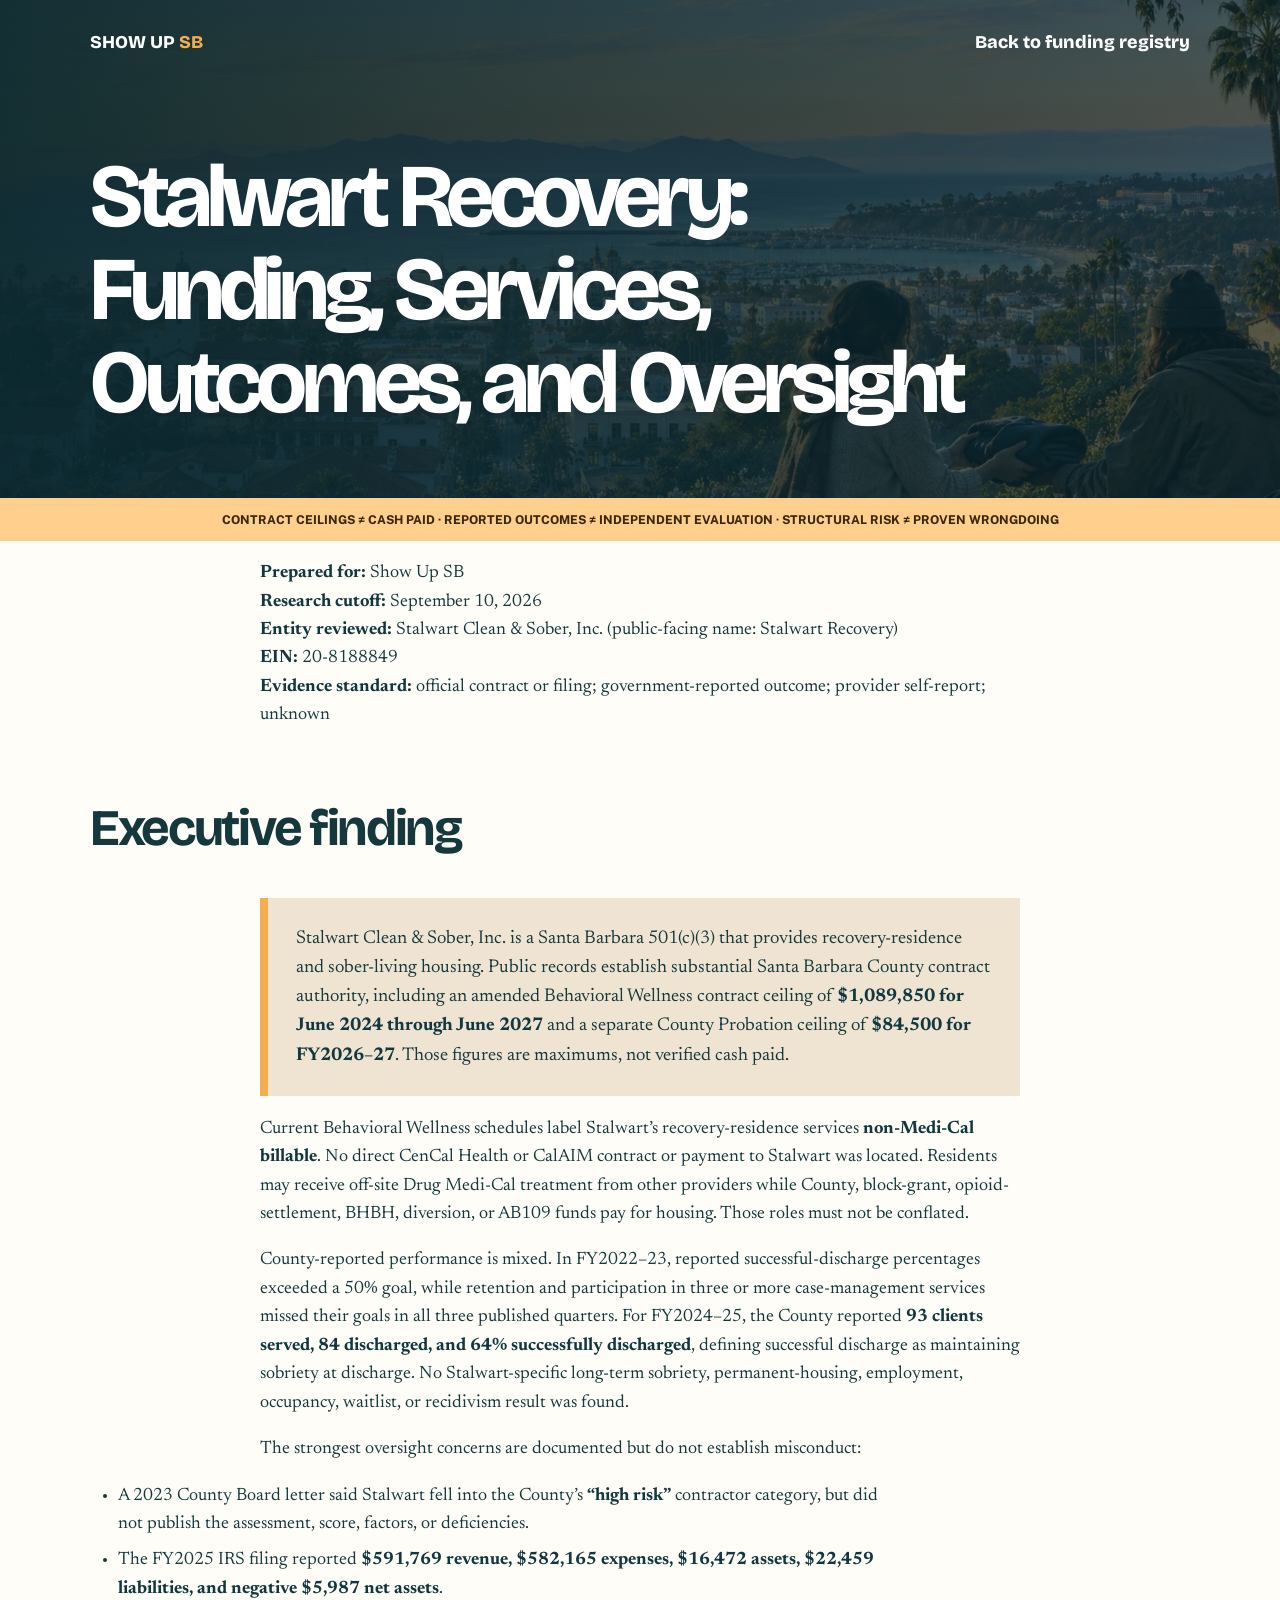
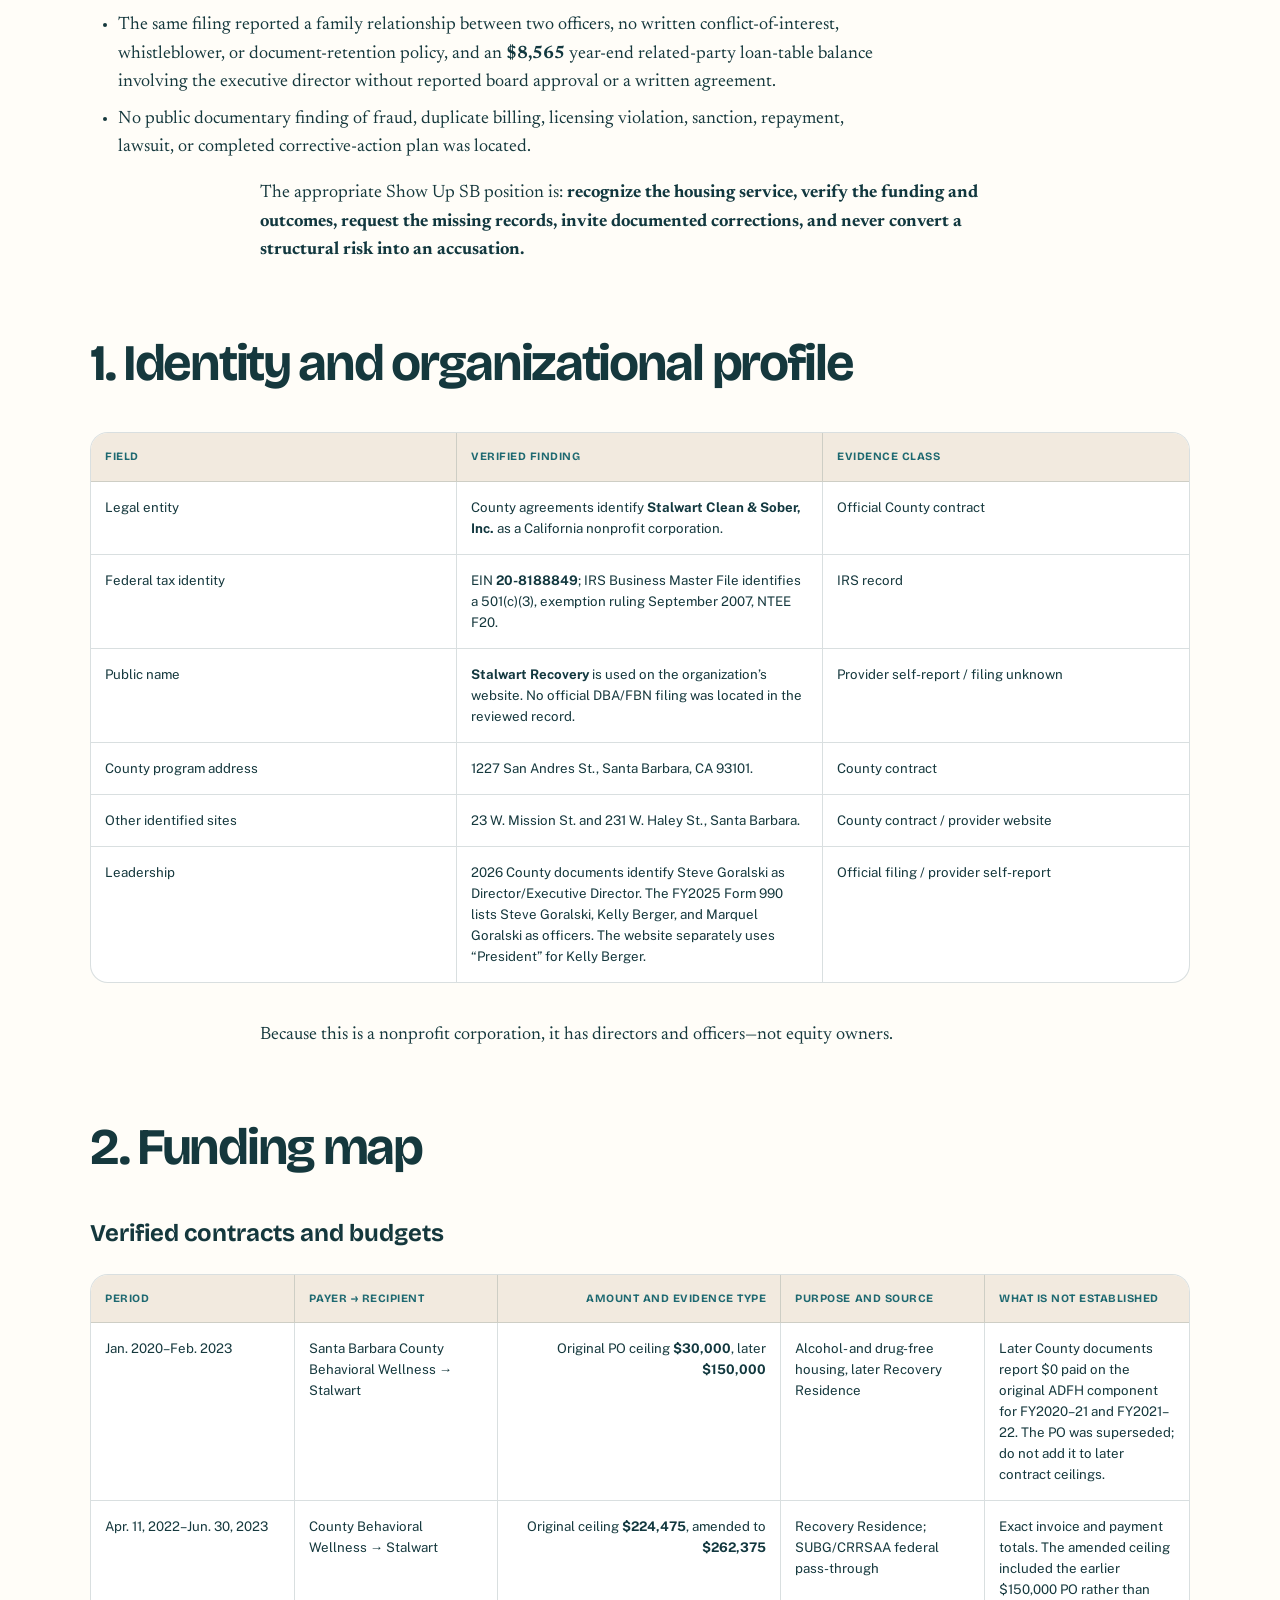
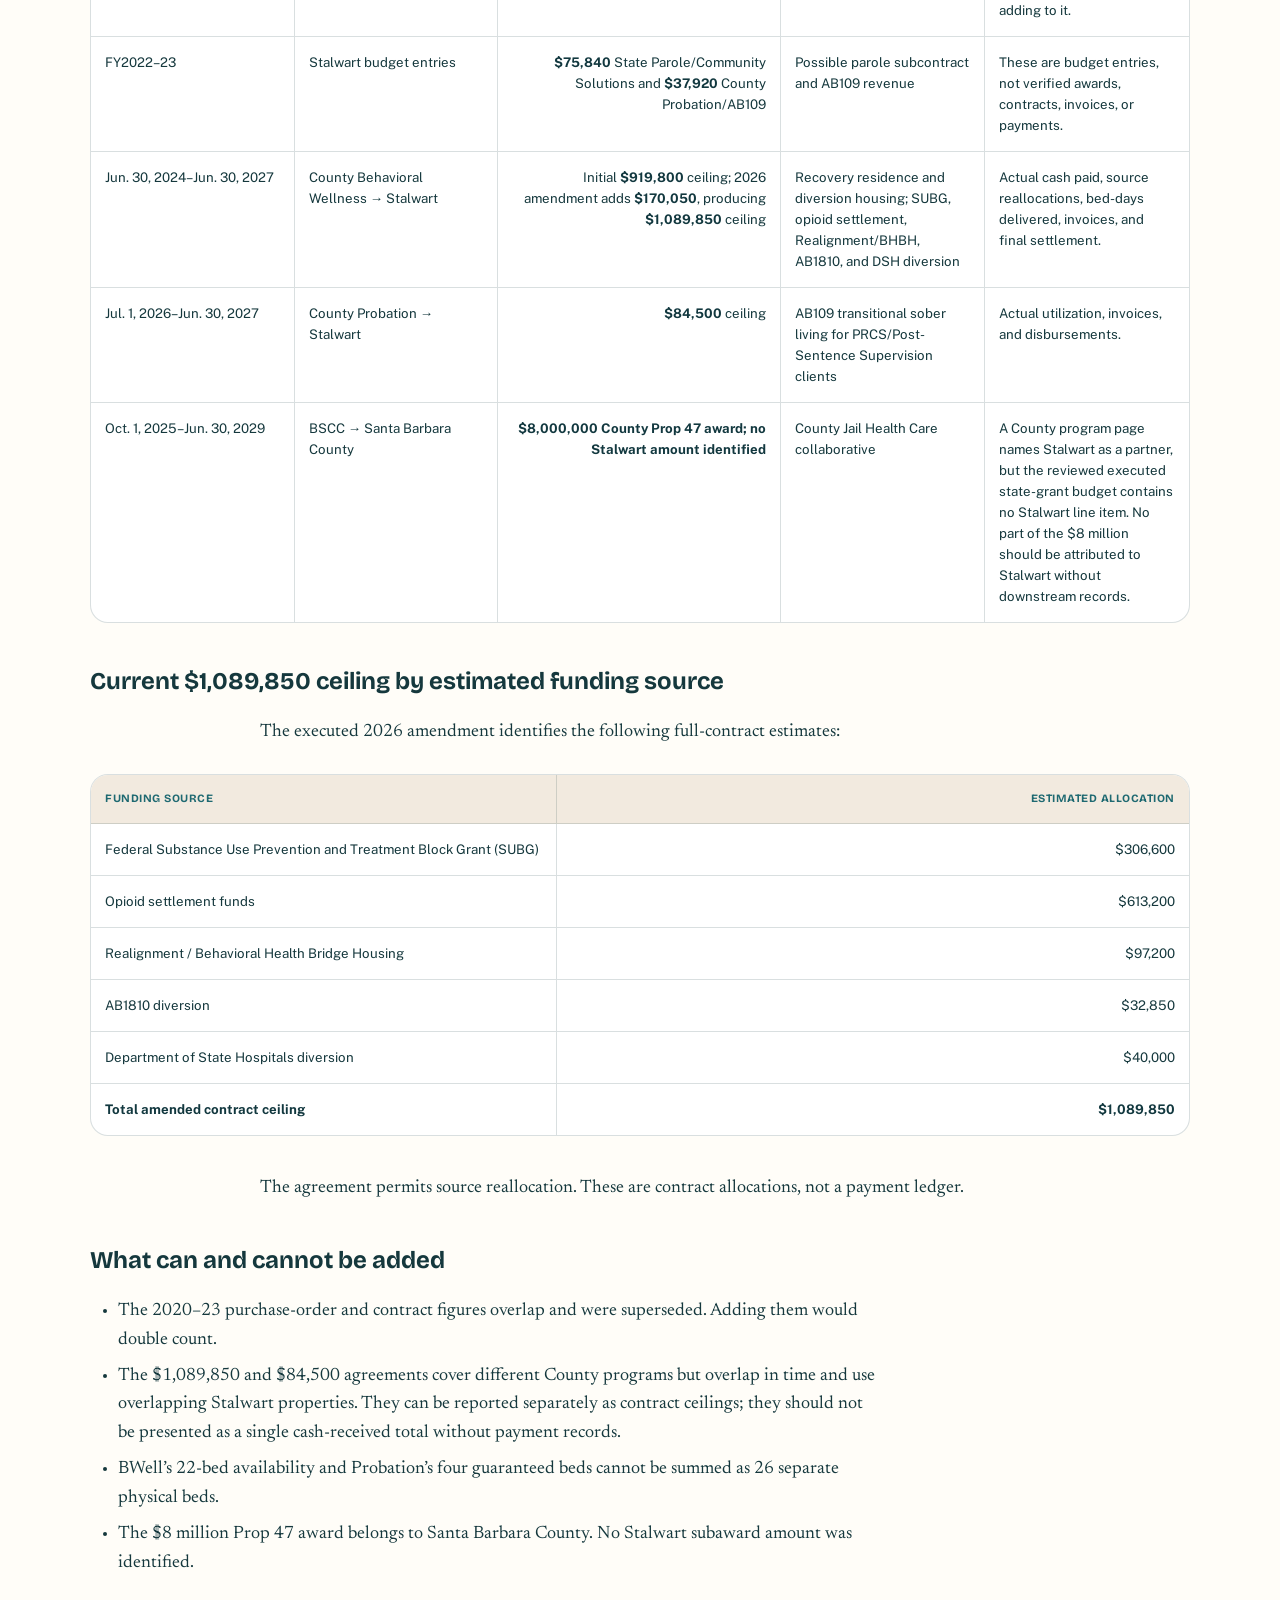
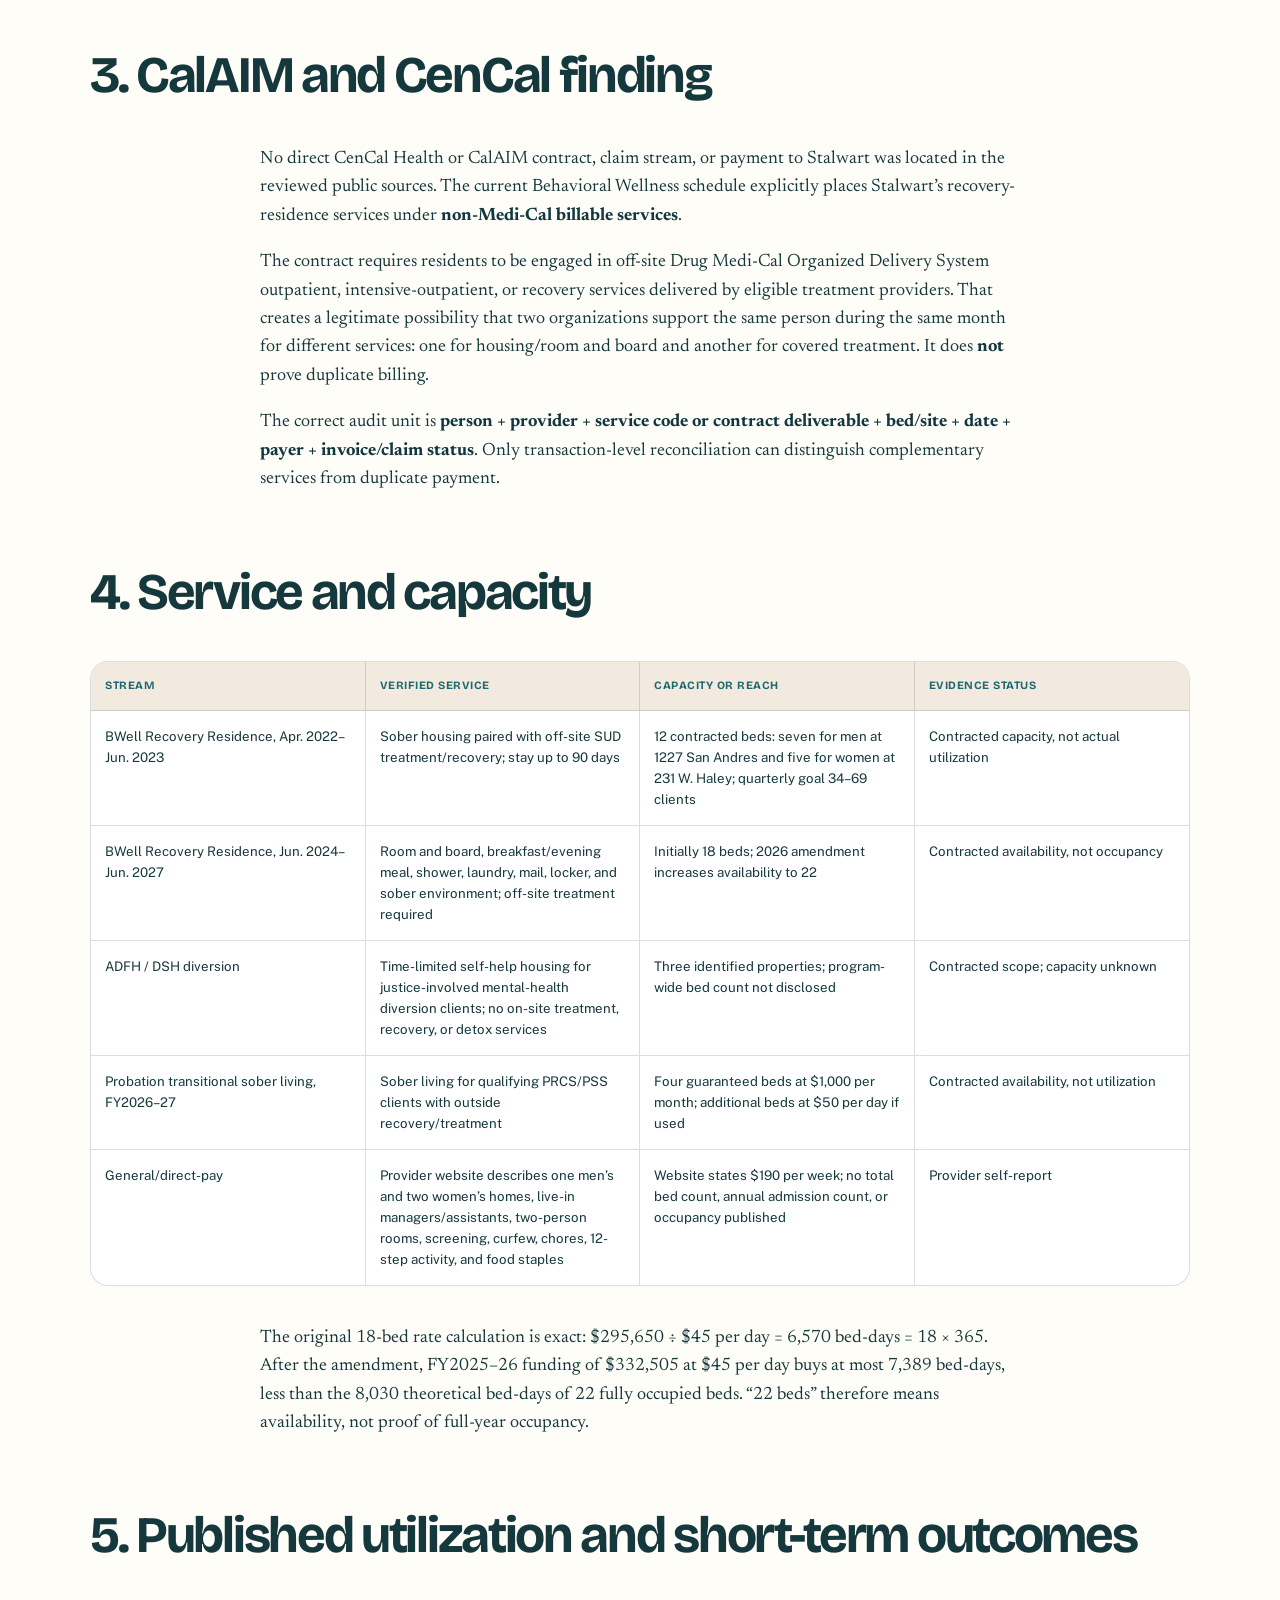
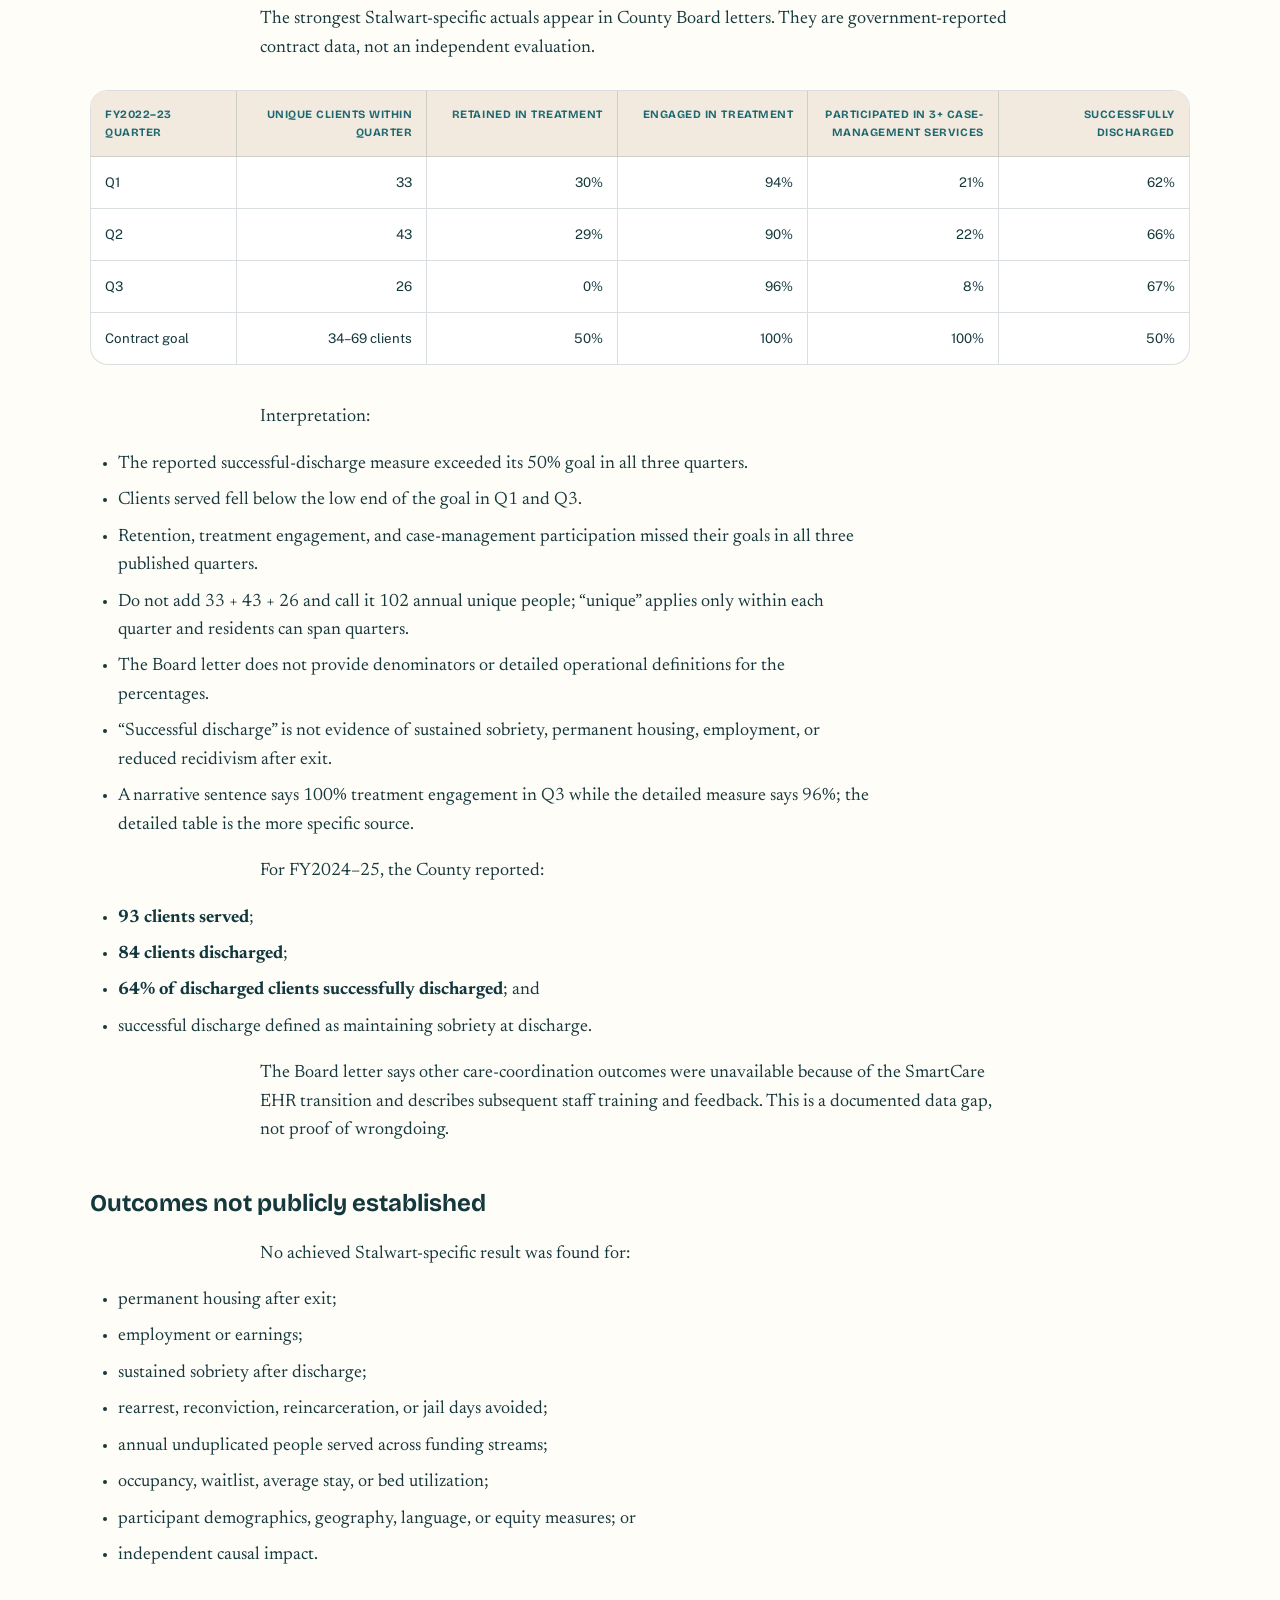
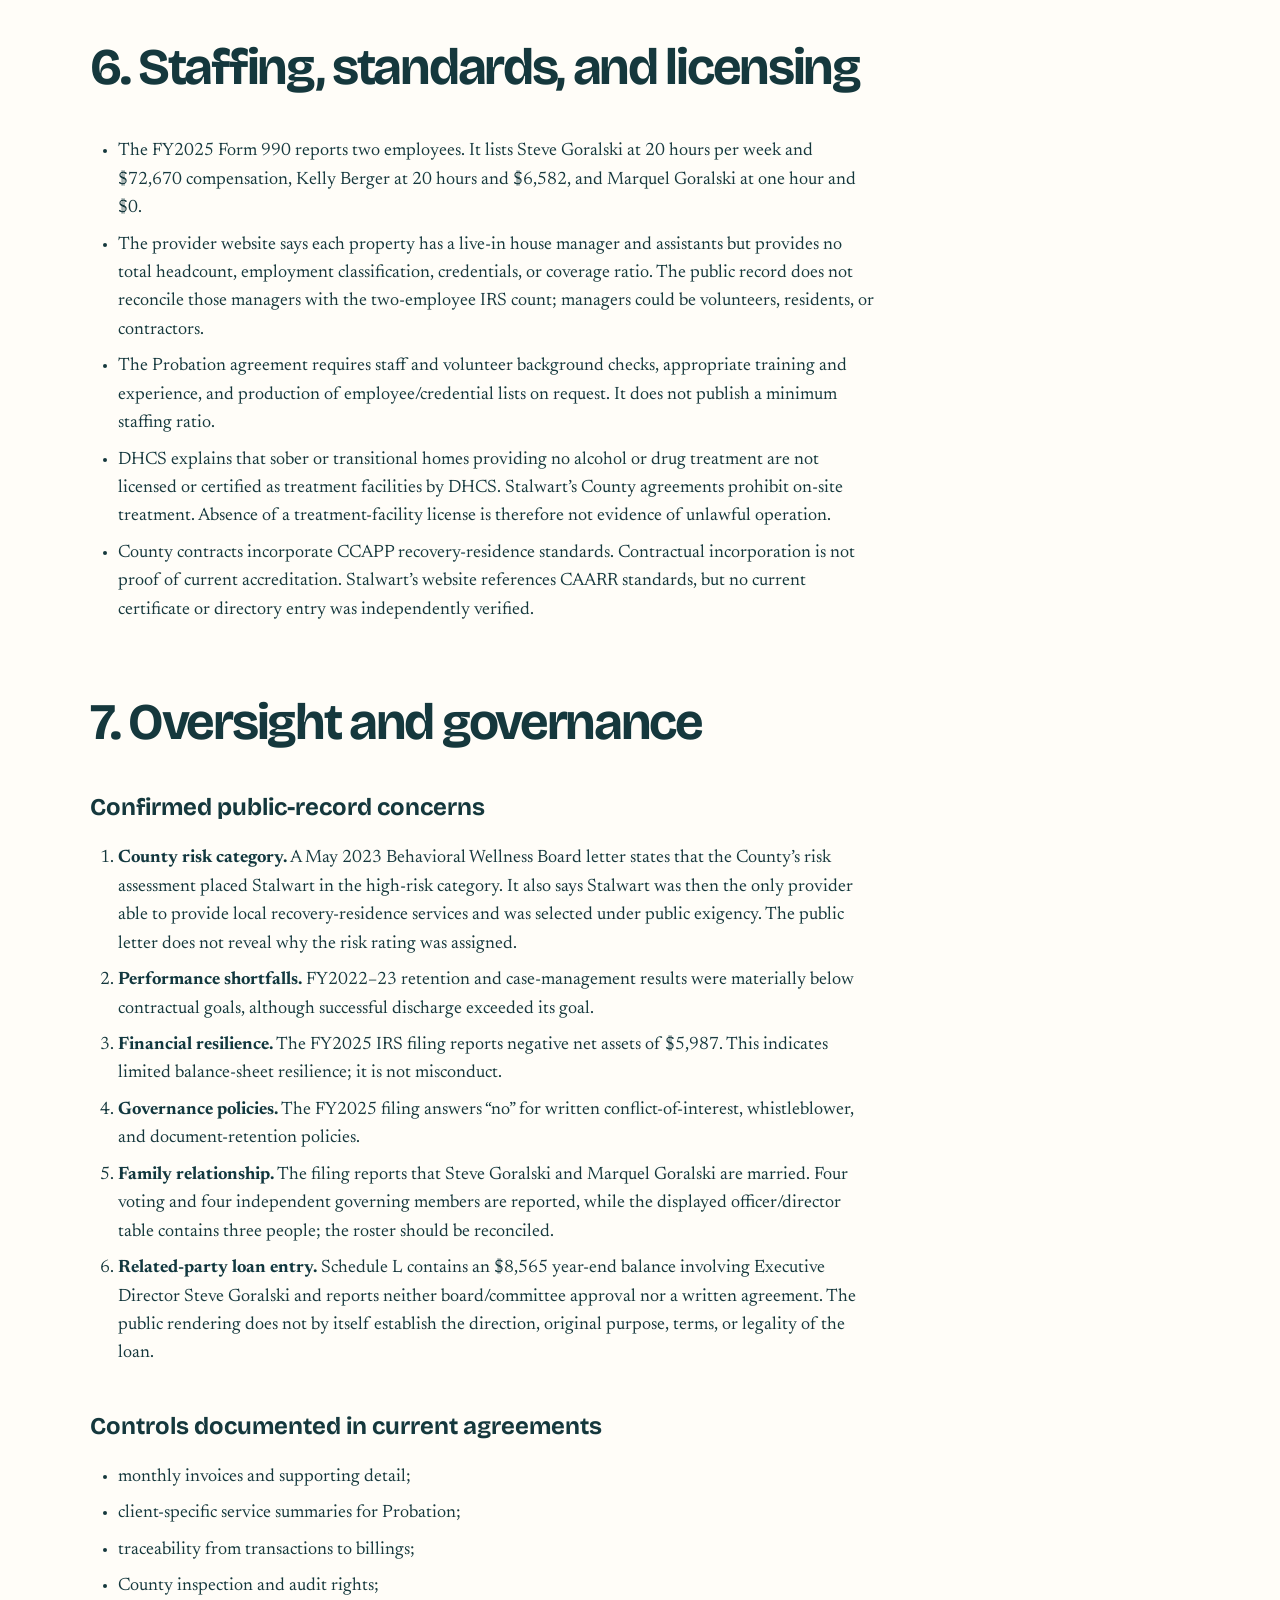
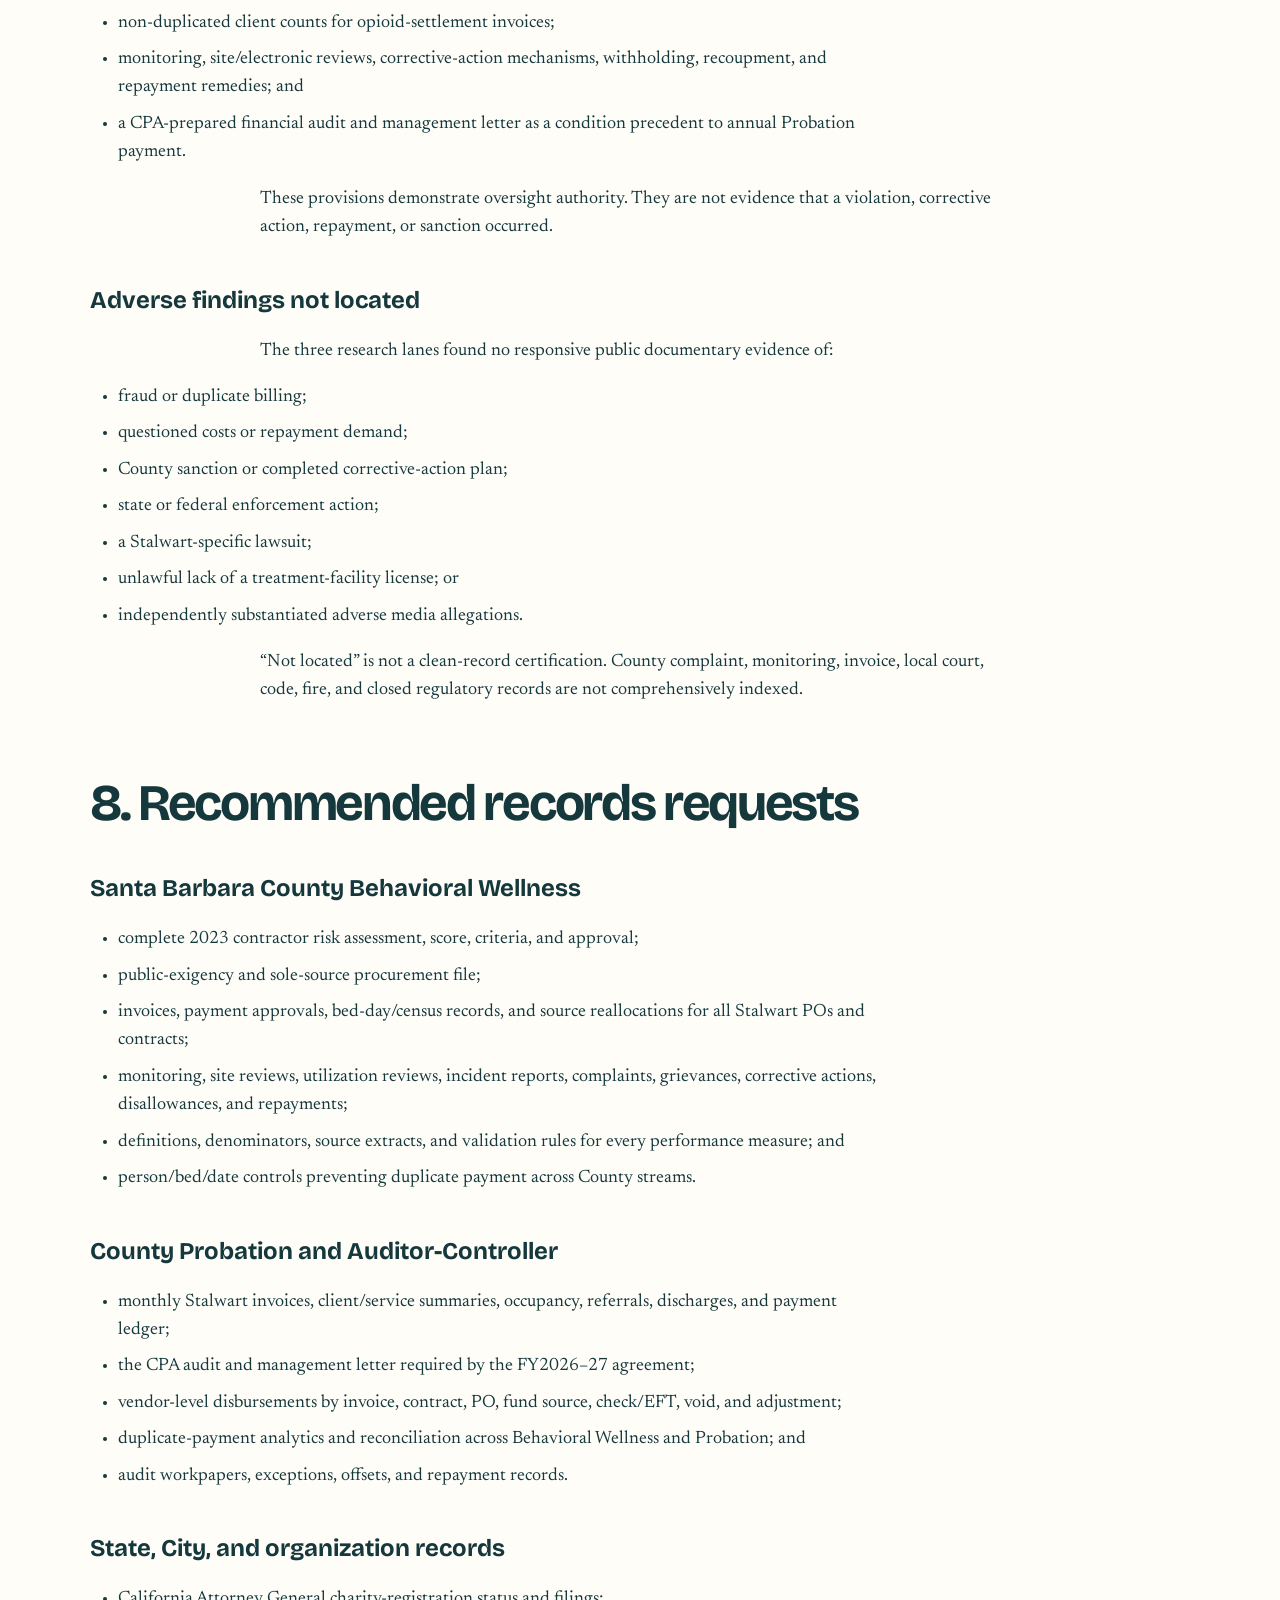
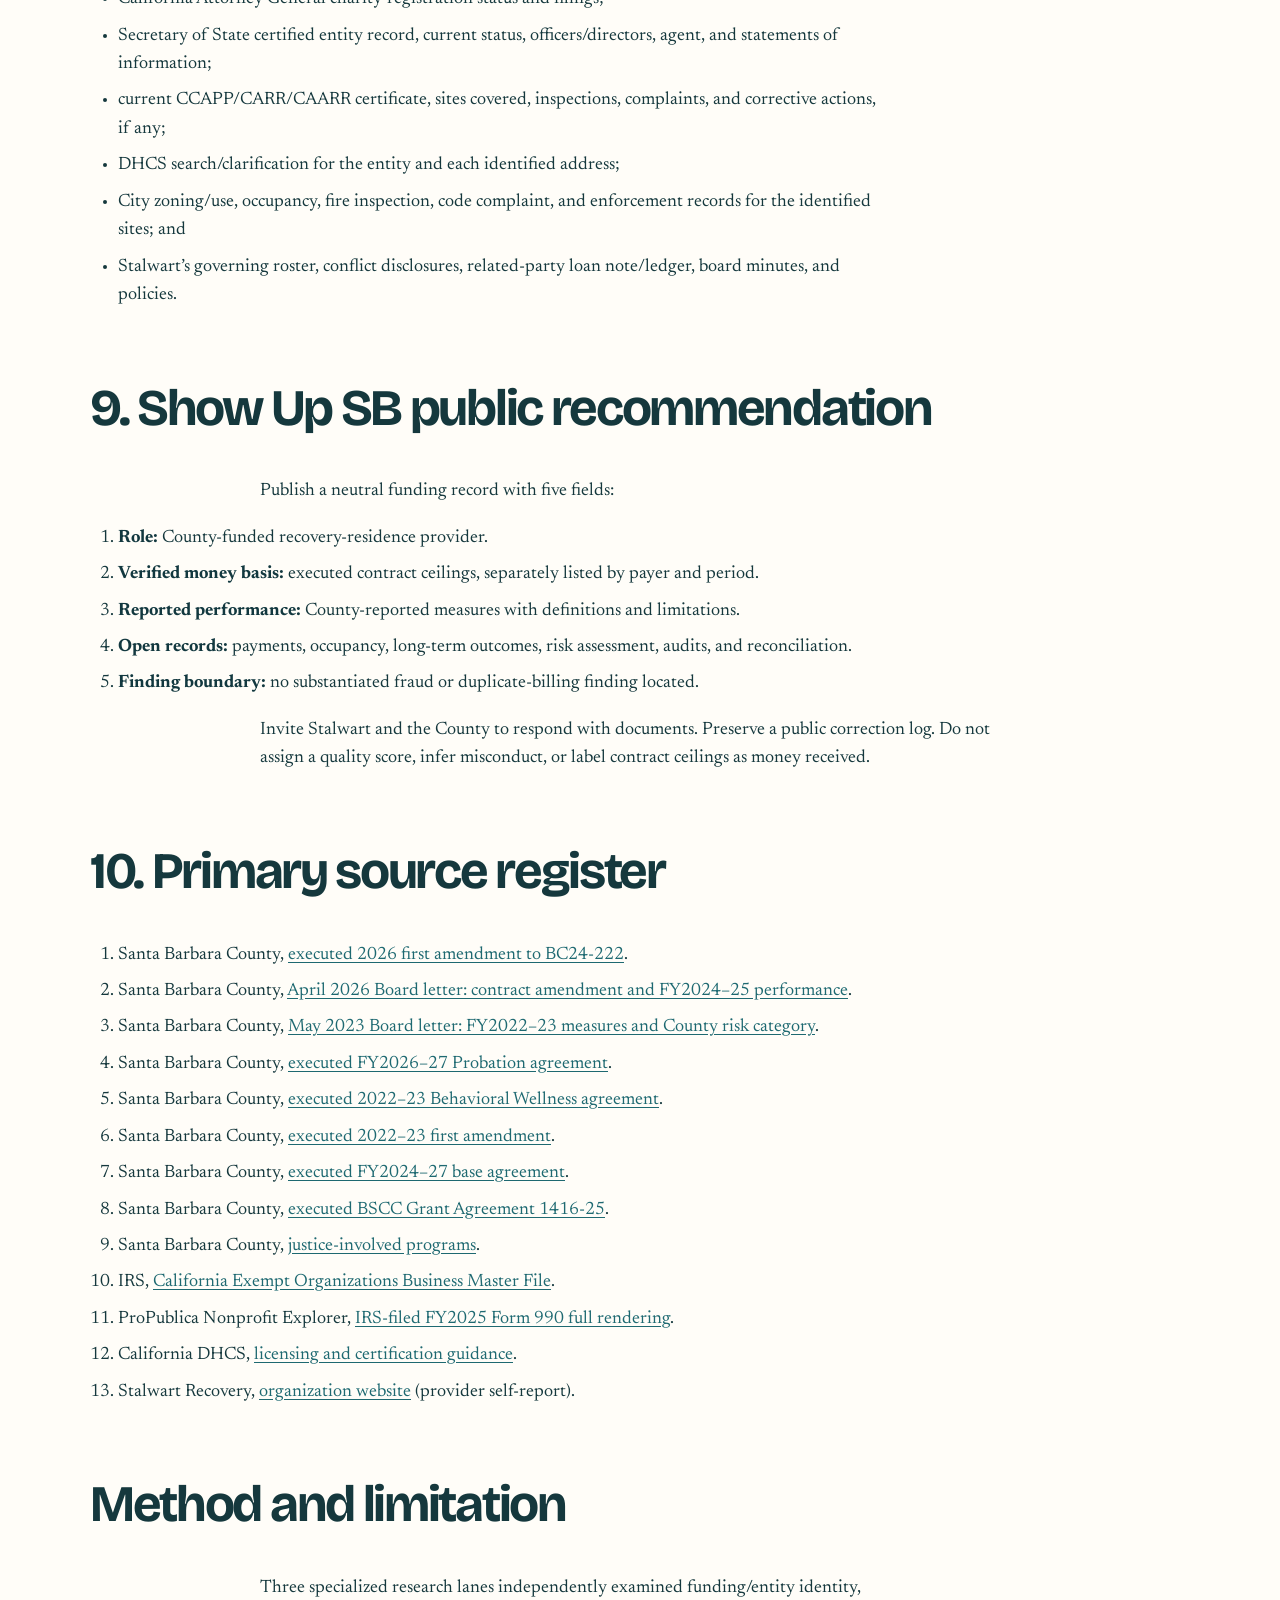
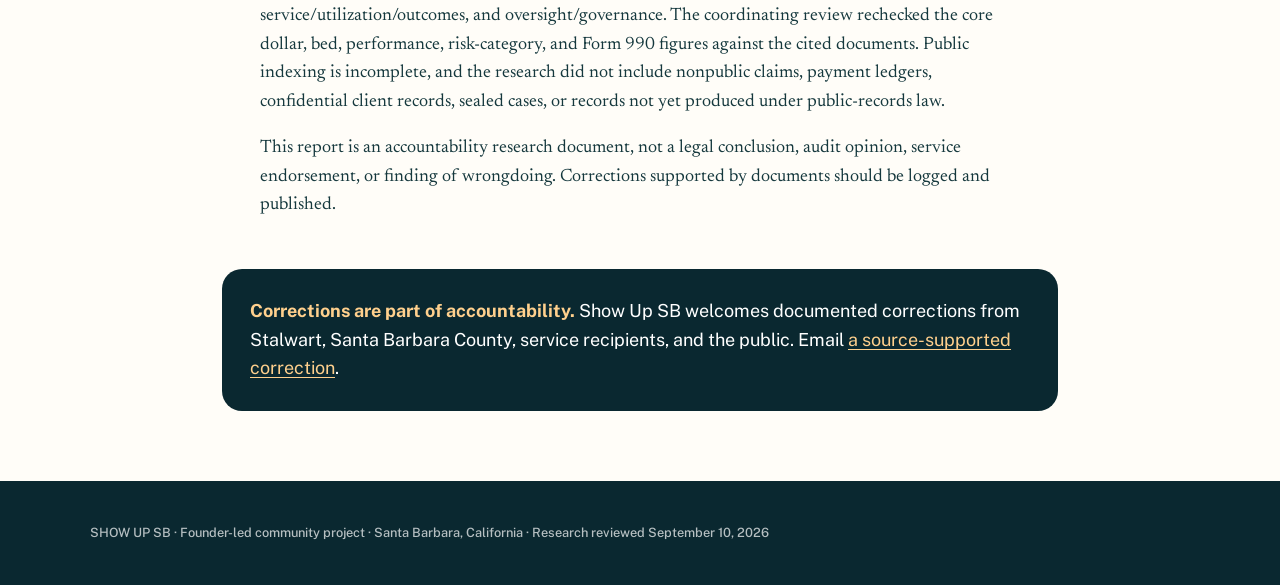
<file: stalwart-recovery.html>
<!DOCTYPE html>
<html xmlns="http://www.w3.org/1999/xhtml" lang="en" xml:lang="en">
<head>
  <meta charset="utf-8" />
  <meta name="generator" content="pandoc" />
  <meta name="viewport" content="width=device-width, initial-scale=1.0, user-scalable=yes" />
  <meta name="theme-color" content="#12383f" />
  <meta name="description" content="A sourced Show Up SB review of Stalwart Recovery funding, services, reported outcomes, oversight, and unanswered questions." />
  <link rel="canonical" href="https://www.showupsb.com/stalwart-recovery.html" />
  <meta property="og:type" content="article" />
  <meta property="og:title" content="Stalwart Recovery — Public Funding &amp; Outcomes Review" />
  <meta property="og:description" content="What official records establish, what providers report, and what remains unverified." />
  <meta property="og:image" content="https://www.showupsb.com/santa-barbara-bridge.webp" />
  <meta name="twitter:card" content="summary_large_image" />
  <title>Stalwart Recovery — Public Funding &amp; Outcomes Review | Show
Up SB</title>
  <style>
    code{white-space: pre-wrap;}
    span.smallcaps{font-variant: small-caps;}
    div.columns{display: flex; gap: min(4vw, 1.5em);}
    div.column{flex: auto; overflow-x: auto;}
    div.hanging-indent{margin-left: 1.5em; text-indent: -1.5em;}
    /* The extra [class] is a hack that increases specificity enough to
       override a similar rule in reveal.js */
    ul.task-list[class]{list-style: none;}
    ul.task-list li input[type="checkbox"] {
      font-size: inherit;
      width: 0.8em;
      margin: 0 0.8em 0.2em -1.6em;
      vertical-align: middle;
    }
    .display.math{display: block; text-align: center; margin: 0.5rem auto;}
  </style>
  <link rel="stylesheet" href="stalwart-report.css" />
</head>
<body>
<nav class="showup-nav" aria-label="Report navigation"><a href="index.html">SHOW UP <span>SB</span></a><a href="index.html#accountability">Back to funding registry</a></nav>
<h1
id="stalwart-recovery-funding-services-outcomes-and-oversight">Stalwart
Recovery: Funding, Services, Outcomes, and Oversight</h1>
<p class="review-strip">CONTRACT CEILINGS ≠ CASH PAID · REPORTED OUTCOMES ≠ INDEPENDENT EVALUATION · STRUCTURAL RISK ≠ PROVEN WRONGDOING</p>
<p><strong>Prepared for:</strong> Show Up SB<br />
<strong>Research cutoff:</strong> September 10, 2026<br />
<strong>Entity reviewed:</strong> Stalwart Clean &amp; Sober,
Inc. (public-facing name: Stalwart Recovery)<br />
<strong>EIN:</strong> 20-8188849<br />
<strong>Evidence standard:</strong> official contract or filing;
government-reported outcome; provider self-report; unknown</p>
<h2 id="executive-finding">Executive finding</h2>
<p class="lead">Stalwart Clean &amp; Sober, Inc. is a Santa Barbara 501(c)(3) that
provides recovery-residence and sober-living housing. Public records
establish substantial Santa Barbara County contract authority, including
an amended Behavioral Wellness contract ceiling of <strong>$1,089,850
for June 2024 through June 2027</strong> and a separate County Probation
ceiling of <strong>$84,500 for FY2026–27</strong>. Those figures are
maximums, not verified cash paid.</p>
<p>Current Behavioral Wellness schedules label Stalwart’s
recovery-residence services <strong>non-Medi-Cal billable</strong>. No
direct CenCal Health or CalAIM contract or payment to Stalwart was
located. Residents may receive off-site Drug Medi-Cal treatment from
other providers while County, block-grant, opioid-settlement, BHBH,
diversion, or AB109 funds pay for housing. Those roles must not be
conflated.</p>
<p>County-reported performance is mixed. In FY2022–23, reported
successful-discharge percentages exceeded a 50% goal, while retention
and participation in three or more case-management services missed their
goals in all three published quarters. For FY2024–25, the County
reported <strong>93 clients served, 84 discharged, and 64% successfully
discharged</strong>, defining successful discharge as maintaining
sobriety at discharge. No Stalwart-specific long-term sobriety,
permanent-housing, employment, occupancy, waitlist, or recidivism result
was found.</p>
<p>The strongest oversight concerns are documented but do not establish
misconduct:</p>
<ul>
<li>A 2023 County Board letter said Stalwart fell into the County’s
<strong>“high risk”</strong> contractor category, but did not publish
the assessment, score, factors, or deficiencies.</li>
<li>The FY2025 IRS filing reported <strong>$591,769 revenue, $582,165
expenses, $16,472 assets, $22,459 liabilities, and negative $5,987 net
assets</strong>.</li>
<li>The same filing reported a family relationship between two officers,
no written conflict-of-interest, whistleblower, or document-retention
policy, and an <strong>$8,565</strong> year-end related-party loan-table
balance involving the executive director without reported board approval
or a written agreement.</li>
<li>No public documentary finding of fraud, duplicate billing, licensing
violation, sanction, repayment, lawsuit, or completed corrective-action
plan was located.</li>
</ul>
<p>The appropriate Show Up SB position is: <strong>recognize the housing
service, verify the funding and outcomes, request the missing records,
invite documented corrections, and never convert a structural risk into
an accusation.</strong></p>
<h2 id="identity-and-organizational-profile">1. Identity and
organizational profile</h2>
<table>
<colgroup>
<col style="width: 33%" />
<col style="width: 33%" />
<col style="width: 33%" />
</colgroup>
<thead>
<tr class="header">
<th>Field</th>
<th>Verified finding</th>
<th>Evidence class</th>
</tr>
</thead>
<tbody>
<tr class="odd">
<td>Legal entity</td>
<td>County agreements identify <strong>Stalwart Clean &amp; Sober,
Inc.</strong> as a California nonprofit corporation.</td>
<td>Official County contract</td>
</tr>
<tr class="even">
<td>Federal tax identity</td>
<td>EIN <strong>20-8188849</strong>; IRS Business Master File identifies
a 501(c)(3), exemption ruling September 2007, NTEE F20.</td>
<td>IRS record</td>
</tr>
<tr class="odd">
<td>Public name</td>
<td><strong>Stalwart Recovery</strong> is used on the organization’s
website. No official DBA/FBN filing was located in the reviewed
record.</td>
<td>Provider self-report / filing unknown</td>
</tr>
<tr class="even">
<td>County program address</td>
<td>1227 San Andres St., Santa Barbara, CA 93101.</td>
<td>County contract</td>
</tr>
<tr class="odd">
<td>Other identified sites</td>
<td>23 W. Mission St. and 231 W. Haley St., Santa Barbara.</td>
<td>County contract / provider website</td>
</tr>
<tr class="even">
<td>Leadership</td>
<td>2026 County documents identify Steve Goralski as Director/Executive
Director. The FY2025 Form 990 lists Steve Goralski, Kelly Berger, and
Marquel Goralski as officers. The website separately uses “President”
for Kelly Berger.</td>
<td>Official filing / provider self-report</td>
</tr>
</tbody>
</table>
<p>Because this is a nonprofit corporation, it has directors and
officers—not equity owners.</p>
<h2 id="funding-map">2. Funding map</h2>
<h3 id="verified-contracts-and-budgets">Verified contracts and
budgets</h3>
<table>
<colgroup>
<col style="width: 18%" />
<col style="width: 18%" />
<col style="width: 25%" />
<col style="width: 18%" />
<col style="width: 18%" />
</colgroup>
<thead>
<tr class="header">
<th>Period</th>
<th>Payer → recipient</th>
<th style="text-align: right;">Amount and evidence type</th>
<th>Purpose and source</th>
<th>What is not established</th>
</tr>
</thead>
<tbody>
<tr class="odd">
<td>Jan. 2020–Feb. 2023</td>
<td>Santa Barbara County Behavioral Wellness → Stalwart</td>
<td style="text-align: right;">Original PO ceiling
<strong>$30,000</strong>, later <strong>$150,000</strong></td>
<td>Alcohol- and drug-free housing, later Recovery Residence</td>
<td>Later County documents report $0 paid on the original ADFH component
for FY2020–21 and FY2021–22. The PO was superseded; do not add it to
later contract ceilings.</td>
</tr>
<tr class="even">
<td>Apr. 11, 2022–Jun. 30, 2023</td>
<td>County Behavioral Wellness → Stalwart</td>
<td style="text-align: right;">Original ceiling
<strong>$224,475</strong>, amended to <strong>$262,375</strong></td>
<td>Recovery Residence; SUBG/CRRSAA federal pass-through</td>
<td>Exact invoice and payment totals. The amended ceiling included the
earlier $150,000 PO rather than adding to it.</td>
</tr>
<tr class="odd">
<td>FY2022–23</td>
<td>Stalwart budget entries</td>
<td style="text-align: right;"><strong>$75,840</strong> State
Parole/Community Solutions and <strong>$37,920</strong> County
Probation/AB109</td>
<td>Possible parole subcontract and AB109 revenue</td>
<td>These are budget entries, not verified awards, contracts, invoices,
or payments.</td>
</tr>
<tr class="even">
<td>Jun. 30, 2024–Jun. 30, 2027</td>
<td>County Behavioral Wellness → Stalwart</td>
<td style="text-align: right;">Initial <strong>$919,800</strong>
ceiling; 2026 amendment adds <strong>$170,050</strong>, producing
<strong>$1,089,850</strong> ceiling</td>
<td>Recovery residence and diversion housing; SUBG, opioid settlement,
Realignment/BHBH, AB1810, and DSH diversion</td>
<td>Actual cash paid, source reallocations, bed-days delivered,
invoices, and final settlement.</td>
</tr>
<tr class="odd">
<td>Jul. 1, 2026–Jun. 30, 2027</td>
<td>County Probation → Stalwart</td>
<td style="text-align: right;"><strong>$84,500</strong> ceiling</td>
<td>AB109 transitional sober living for PRCS/Post-Sentence Supervision
clients</td>
<td>Actual utilization, invoices, and disbursements.</td>
</tr>
<tr class="even">
<td>Oct. 1, 2025–Jun. 30, 2029</td>
<td>BSCC → Santa Barbara County</td>
<td style="text-align: right;"><strong>$8,000,000 County Prop 47 award;
no Stalwart amount identified</strong></td>
<td>County Jail Health Care collaborative</td>
<td>A County program page names Stalwart as a partner, but the reviewed
executed state-grant budget contains no Stalwart line item. No part of
the $8 million should be attributed to Stalwart without downstream
records.</td>
</tr>
</tbody>
</table>
<h3 id="current-1089850-ceiling-by-estimated-funding-source">Current
$1,089,850 ceiling by estimated funding source</h3>
<p>The executed 2026 amendment identifies the following full-contract
estimates:</p>
<table>
<colgroup>
<col style="width: 42%" />
<col style="width: 57%" />
</colgroup>
<thead>
<tr class="header">
<th>Funding source</th>
<th style="text-align: right;">Estimated allocation</th>
</tr>
</thead>
<tbody>
<tr class="odd">
<td>Federal Substance Use Prevention and Treatment Block Grant
(SUBG)</td>
<td style="text-align: right;">$306,600</td>
</tr>
<tr class="even">
<td>Opioid settlement funds</td>
<td style="text-align: right;">$613,200</td>
</tr>
<tr class="odd">
<td>Realignment / Behavioral Health Bridge Housing</td>
<td style="text-align: right;">$97,200</td>
</tr>
<tr class="even">
<td>AB1810 diversion</td>
<td style="text-align: right;">$32,850</td>
</tr>
<tr class="odd">
<td>Department of State Hospitals diversion</td>
<td style="text-align: right;">$40,000</td>
</tr>
<tr class="even">
<td><strong>Total amended contract ceiling</strong></td>
<td style="text-align: right;"><strong>$1,089,850</strong></td>
</tr>
</tbody>
</table>
<p>The agreement permits source reallocation. These are contract
allocations, not a payment ledger.</p>
<h3 id="what-can-and-cannot-be-added">What can and cannot be added</h3>
<ul>
<li>The 2020–23 purchase-order and contract figures overlap and were
superseded. Adding them would double count.</li>
<li>The $1,089,850 and $84,500 agreements cover different County
programs but overlap in time and use overlapping Stalwart properties.
They can be reported separately as contract ceilings; they should not be
presented as a single cash-received total without payment records.</li>
<li>BWell’s 22-bed availability and Probation’s four guaranteed beds
cannot be summed as 26 separate physical beds.</li>
<li>The $8 million Prop 47 award belongs to Santa Barbara County. No
Stalwart subaward amount was identified.</li>
</ul>
<h2 id="calaim-and-cencal-finding">3. CalAIM and CenCal finding</h2>
<p>No direct CenCal Health or CalAIM contract, claim stream, or payment
to Stalwart was located in the reviewed public sources. The current
Behavioral Wellness schedule explicitly places Stalwart’s
recovery-residence services under <strong>non-Medi-Cal billable
services</strong>.</p>
<p>The contract requires residents to be engaged in off-site Drug
Medi-Cal Organized Delivery System outpatient, intensive-outpatient, or
recovery services delivered by eligible treatment providers. That
creates a legitimate possibility that two organizations support the same
person during the same month for different services: one for
housing/room and board and another for covered treatment. It does
<strong>not</strong> prove duplicate billing.</p>
<p>The correct audit unit is <strong>person + provider + service code or
contract deliverable + bed/site + date + payer + invoice/claim
status</strong>. Only transaction-level reconciliation can distinguish
complementary services from duplicate payment.</p>
<h2 id="service-and-capacity">4. Service and capacity</h2>
<table>
<colgroup>
<col style="width: 25%" />
<col style="width: 25%" />
<col style="width: 25%" />
<col style="width: 25%" />
</colgroup>
<thead>
<tr class="header">
<th>Stream</th>
<th>Verified service</th>
<th>Capacity or reach</th>
<th>Evidence status</th>
</tr>
</thead>
<tbody>
<tr class="odd">
<td>BWell Recovery Residence, Apr. 2022–Jun. 2023</td>
<td>Sober housing paired with off-site SUD treatment/recovery; stay up
to 90 days</td>
<td>12 contracted beds: seven for men at 1227 San Andres and five for
women at 231 W. Haley; quarterly goal 34–69 clients</td>
<td>Contracted capacity, not actual utilization</td>
</tr>
<tr class="even">
<td>BWell Recovery Residence, Jun. 2024–Jun. 2027</td>
<td>Room and board, breakfast/evening meal, shower, laundry, mail,
locker, and sober environment; off-site treatment required</td>
<td>Initially 18 beds; 2026 amendment increases availability to 22</td>
<td>Contracted availability, not occupancy</td>
</tr>
<tr class="odd">
<td>ADFH / DSH diversion</td>
<td>Time-limited self-help housing for justice-involved mental-health
diversion clients; no on-site treatment, recovery, or detox
services</td>
<td>Three identified properties; program-wide bed count not
disclosed</td>
<td>Contracted scope; capacity unknown</td>
</tr>
<tr class="even">
<td>Probation transitional sober living, FY2026–27</td>
<td>Sober living for qualifying PRCS/PSS clients with outside
recovery/treatment</td>
<td>Four guaranteed beds at $1,000 per month; additional beds at $50 per
day if used</td>
<td>Contracted availability, not utilization</td>
</tr>
<tr class="odd">
<td>General/direct-pay</td>
<td>Provider website describes one men’s and two women’s homes, live-in
managers/assistants, two-person rooms, screening, curfew, chores,
12-step activity, and food staples</td>
<td>Website states $190 per week; no total bed count, annual admission
count, or occupancy published</td>
<td>Provider self-report</td>
</tr>
</tbody>
</table>
<p>The original 18-bed rate calculation is exact: $295,650 ÷ $45 per day
= 6,570 bed-days = 18 × 365. After the amendment, FY2025–26 funding of
$332,505 at $45 per day buys at most 7,389 bed-days, less than the 8,030
theoretical bed-days of 22 fully occupied beds. “22 beds” therefore
means availability, not proof of full-year occupancy.</p>
<h2 id="published-utilization-and-short-term-outcomes">5. Published
utilization and short-term outcomes</h2>
<p>The strongest Stalwart-specific actuals appear in County Board
letters. They are government-reported contract data, not an independent
evaluation.</p>
<table>
<colgroup>
<col style="width: 13%" />
<col style="width: 17%" />
<col style="width: 17%" />
<col style="width: 17%" />
<col style="width: 17%" />
<col style="width: 17%" />
</colgroup>
<thead>
<tr class="header">
<th>FY2022–23 quarter</th>
<th style="text-align: right;">Unique clients within quarter</th>
<th style="text-align: right;">Retained in treatment</th>
<th style="text-align: right;">Engaged in treatment</th>
<th style="text-align: right;">Participated in 3+ case-management
services</th>
<th style="text-align: right;">Successfully discharged</th>
</tr>
</thead>
<tbody>
<tr class="odd">
<td>Q1</td>
<td style="text-align: right;">33</td>
<td style="text-align: right;">30%</td>
<td style="text-align: right;">94%</td>
<td style="text-align: right;">21%</td>
<td style="text-align: right;">62%</td>
</tr>
<tr class="even">
<td>Q2</td>
<td style="text-align: right;">43</td>
<td style="text-align: right;">29%</td>
<td style="text-align: right;">90%</td>
<td style="text-align: right;">22%</td>
<td style="text-align: right;">66%</td>
</tr>
<tr class="odd">
<td>Q3</td>
<td style="text-align: right;">26</td>
<td style="text-align: right;">0%</td>
<td style="text-align: right;">96%</td>
<td style="text-align: right;">8%</td>
<td style="text-align: right;">67%</td>
</tr>
<tr class="even">
<td>Contract goal</td>
<td style="text-align: right;">34–69 clients</td>
<td style="text-align: right;">50%</td>
<td style="text-align: right;">100%</td>
<td style="text-align: right;">100%</td>
<td style="text-align: right;">50%</td>
</tr>
</tbody>
</table>
<p>Interpretation:</p>
<ul>
<li>The reported successful-discharge measure exceeded its 50% goal in
all three quarters.</li>
<li>Clients served fell below the low end of the goal in Q1 and Q3.</li>
<li>Retention, treatment engagement, and case-management participation
missed their goals in all three published quarters.</li>
<li>Do not add 33 + 43 + 26 and call it 102 annual unique people;
“unique” applies only within each quarter and residents can span
quarters.</li>
<li>The Board letter does not provide denominators or detailed
operational definitions for the percentages.</li>
<li>“Successful discharge” is not evidence of sustained sobriety,
permanent housing, employment, or reduced recidivism after exit.</li>
<li>A narrative sentence says 100% treatment engagement in Q3 while the
detailed measure says 96%; the detailed table is the more specific
source.</li>
</ul>
<p>For FY2024–25, the County reported:</p>
<ul>
<li><strong>93 clients served</strong>;</li>
<li><strong>84 clients discharged</strong>;</li>
<li><strong>64% of discharged clients successfully discharged</strong>;
and</li>
<li>successful discharge defined as maintaining sobriety at
discharge.</li>
</ul>
<p>The Board letter says other care-coordination outcomes were
unavailable because of the SmartCare EHR transition and describes
subsequent staff training and feedback. This is a documented data gap,
not proof of wrongdoing.</p>
<h3 id="outcomes-not-publicly-established">Outcomes not publicly
established</h3>
<p>No achieved Stalwart-specific result was found for:</p>
<ul>
<li>permanent housing after exit;</li>
<li>employment or earnings;</li>
<li>sustained sobriety after discharge;</li>
<li>rearrest, reconviction, reincarceration, or jail days avoided;</li>
<li>annual unduplicated people served across funding streams;</li>
<li>occupancy, waitlist, average stay, or bed utilization;</li>
<li>participant demographics, geography, language, or equity measures;
or</li>
<li>independent causal impact.</li>
</ul>
<h2 id="staffing-standards-and-licensing">6. Staffing, standards, and
licensing</h2>
<ul>
<li>The FY2025 Form 990 reports two employees. It lists Steve Goralski
at 20 hours per week and $72,670 compensation, Kelly Berger at 20 hours
and $6,582, and Marquel Goralski at one hour and $0.</li>
<li>The provider website says each property has a live-in house manager
and assistants but provides no total headcount, employment
classification, credentials, or coverage ratio. The public record does
not reconcile those managers with the two-employee IRS count; managers
could be volunteers, residents, or contractors.</li>
<li>The Probation agreement requires staff and volunteer background
checks, appropriate training and experience, and production of
employee/credential lists on request. It does not publish a minimum
staffing ratio.</li>
<li>DHCS explains that sober or transitional homes providing no alcohol
or drug treatment are not licensed or certified as treatment facilities
by DHCS. Stalwart’s County agreements prohibit on-site treatment.
Absence of a treatment-facility license is therefore not evidence of
unlawful operation.</li>
<li>County contracts incorporate CCAPP recovery-residence standards.
Contractual incorporation is not proof of current accreditation.
Stalwart’s website references CAARR standards, but no current
certificate or directory entry was independently verified.</li>
</ul>
<h2 id="oversight-and-governance">7. Oversight and governance</h2>
<h3 id="confirmed-public-record-concerns">Confirmed public-record
concerns</h3>
<ol type="1">
<li><strong>County risk category.</strong> A May 2023 Behavioral
Wellness Board letter states that the County’s risk assessment placed
Stalwart in the high-risk category. It also says Stalwart was then the
only provider able to provide local recovery-residence services and was
selected under public exigency. The public letter does not reveal why
the risk rating was assigned.</li>
<li><strong>Performance shortfalls.</strong> FY2022–23 retention and
case-management results were materially below contractual goals,
although successful discharge exceeded its goal.</li>
<li><strong>Financial resilience.</strong> The FY2025 IRS filing reports
negative net assets of $5,987. This indicates limited balance-sheet
resilience; it is not misconduct.</li>
<li><strong>Governance policies.</strong> The FY2025 filing answers “no”
for written conflict-of-interest, whistleblower, and document-retention
policies.</li>
<li><strong>Family relationship.</strong> The filing reports that Steve
Goralski and Marquel Goralski are married. Four voting and four
independent governing members are reported, while the displayed
officer/director table contains three people; the roster should be
reconciled.</li>
<li><strong>Related-party loan entry.</strong> Schedule L contains an
$8,565 year-end balance involving Executive Director Steve Goralski and
reports neither board/committee approval nor a written agreement. The
public rendering does not by itself establish the direction, original
purpose, terms, or legality of the loan.</li>
</ol>
<h3 id="controls-documented-in-current-agreements">Controls documented
in current agreements</h3>
<ul>
<li>monthly invoices and supporting detail;</li>
<li>client-specific service summaries for Probation;</li>
<li>traceability from transactions to billings;</li>
<li>County inspection and audit rights;</li>
<li>non-duplicated client counts for opioid-settlement invoices;</li>
<li>monitoring, site/electronic reviews, corrective-action mechanisms,
withholding, recoupment, and repayment remedies; and</li>
<li>a CPA-prepared financial audit and management letter as a condition
precedent to annual Probation payment.</li>
</ul>
<p>These provisions demonstrate oversight authority. They are not
evidence that a violation, corrective action, repayment, or sanction
occurred.</p>
<h3 id="adverse-findings-not-located">Adverse findings not located</h3>
<p>The three research lanes found no responsive public documentary
evidence of:</p>
<ul>
<li>fraud or duplicate billing;</li>
<li>questioned costs or repayment demand;</li>
<li>County sanction or completed corrective-action plan;</li>
<li>state or federal enforcement action;</li>
<li>a Stalwart-specific lawsuit;</li>
<li>unlawful lack of a treatment-facility license; or</li>
<li>independently substantiated adverse media allegations.</li>
</ul>
<p>“Not located” is not a clean-record certification. County complaint,
monitoring, invoice, local court, code, fire, and closed regulatory
records are not comprehensively indexed.</p>
<h2 id="recommended-records-requests">8. Recommended records
requests</h2>
<h3 id="santa-barbara-county-behavioral-wellness">Santa Barbara County
Behavioral Wellness</h3>
<ul>
<li>complete 2023 contractor risk assessment, score, criteria, and
approval;</li>
<li>public-exigency and sole-source procurement file;</li>
<li>invoices, payment approvals, bed-day/census records, and source
reallocations for all Stalwart POs and contracts;</li>
<li>monitoring, site reviews, utilization reviews, incident reports,
complaints, grievances, corrective actions, disallowances, and
repayments;</li>
<li>definitions, denominators, source extracts, and validation rules for
every performance measure; and</li>
<li>person/bed/date controls preventing duplicate payment across County
streams.</li>
</ul>
<h3 id="county-probation-and-auditor-controller">County Probation and
Auditor-Controller</h3>
<ul>
<li>monthly Stalwart invoices, client/service summaries, occupancy,
referrals, discharges, and payment ledger;</li>
<li>the CPA audit and management letter required by the FY2026–27
agreement;</li>
<li>vendor-level disbursements by invoice, contract, PO, fund source,
check/EFT, void, and adjustment;</li>
<li>duplicate-payment analytics and reconciliation across Behavioral
Wellness and Probation; and</li>
<li>audit workpapers, exceptions, offsets, and repayment records.</li>
</ul>
<h3 id="state-city-and-organization-records">State, City, and
organization records</h3>
<ul>
<li>California Attorney General charity-registration status and
filings;</li>
<li>Secretary of State certified entity record, current status,
officers/directors, agent, and statements of information;</li>
<li>current CCAPP/CARR/CAARR certificate, sites covered, inspections,
complaints, and corrective actions, if any;</li>
<li>DHCS search/clarification for the entity and each identified
address;</li>
<li>City zoning/use, occupancy, fire inspection, code complaint, and
enforcement records for the identified sites; and</li>
<li>Stalwart’s governing roster, conflict disclosures, related-party
loan note/ledger, board minutes, and policies.</li>
</ul>
<h2 id="show-up-sb-public-recommendation">9. Show Up SB public
recommendation</h2>
<p>Publish a neutral funding record with five fields:</p>
<ol type="1">
<li><strong>Role:</strong> County-funded recovery-residence
provider.</li>
<li><strong>Verified money basis:</strong> executed contract ceilings,
separately listed by payer and period.</li>
<li><strong>Reported performance:</strong> County-reported measures with
definitions and limitations.</li>
<li><strong>Open records:</strong> payments, occupancy, long-term
outcomes, risk assessment, audits, and reconciliation.</li>
<li><strong>Finding boundary:</strong> no substantiated fraud or
duplicate-billing finding located.</li>
</ol>
<p>Invite Stalwart and the County to respond with documents. Preserve a
public correction log. Do not assign a quality score, infer misconduct,
or label contract ceilings as money received.</p>
<h2 id="primary-source-register">10. Primary source register</h2>
<ol type="1">
<li>Santa Barbara County, <a
href="https://legistar1.granicus.com/SantaBarbara/attachments/5c180a14-bdc1-41e8-945a-e89651d2e244.pdf">executed
2026 first amendment to BC24-222</a>.</li>
<li>Santa Barbara County, <a
href="https://legistar1.granicus.com/SantaBarbara/attachments/4f23027b-74ff-44b9-bfc8-19880ba41763.pdf">April
2026 Board letter: contract amendment and FY2024–25
performance</a>.</li>
<li>Santa Barbara County, <a
href="https://legistar1.granicus.com/SantaBarbara/attachments/a09b77b1-6c3b-4ef5-aec3-7bdbd13dba55.pdf">May
2023 Board letter: FY2022–23 measures and County risk category</a>.</li>
<li>Santa Barbara County, <a
href="https://legistar1.granicus.com/SantaBarbara/attachments/7d651313-2e1a-4264-a286-0df44d1c16b8.pdf">executed
FY2026–27 Probation agreement</a>.</li>
<li>Santa Barbara County, <a
href="https://legistar1.granicus.com/SantaBarbara/attachments/a6240fd1-c92a-4bf8-8fde-d09316f1dda9.pdf">executed
2022–23 Behavioral Wellness agreement</a>.</li>
<li>Santa Barbara County, <a
href="https://legistar1.granicus.com/SantaBarbara/attachments/e765ca80-5ad5-424b-80bf-9704aca053a0.pdf">executed
2022–23 first amendment</a>.</li>
<li>Santa Barbara County, <a
href="https://legistar1.granicus.com/SantaBarbara/attachments/6e2ed05b-44b8-4caa-857b-34774705b464.pdf">executed
FY2024–27 base agreement</a>.</li>
<li>Santa Barbara County, <a
href="https://legistar1.granicus.com/SantaBarbara/attachments/fff523c9-4631-4c17-a936-52568c7a8dd0.pdf">executed
BSCC Grant Agreement 1416-25</a>.</li>
<li>Santa Barbara County, <a
href="https://www.countyofsb.org/bw-justice-involved-programs">justice-involved
programs</a>.</li>
<li>IRS, <a href="https://www.irs.gov/pub/irs-soi/eo_ca.csv">California
Exempt Organizations Business Master File</a>.</li>
<li>ProPublica Nonprofit Explorer, <a
href="https://projects.propublica.org/nonprofits/organizations/208188849/202631359349308823/full">IRS-filed
FY2025 Form 990 full rendering</a>.</li>
<li>California DHCS, <a
href="https://www.dhcs.ca.gov/individuals/licensing-and-certification-complaints/">licensing
and certification guidance</a>.</li>
<li>Stalwart Recovery, <a
href="https://www.stalwartrecovery.com/">organization website</a>
(provider self-report).</li>
</ol>
<h2 id="method-and-limitation">Method and limitation</h2>
<p>Three specialized research lanes independently examined
funding/entity identity, service/utilization/outcomes, and
oversight/governance. The coordinating review rechecked the core dollar,
bed, performance, risk-category, and Form 990 figures against the cited
documents. Public indexing is incomplete, and the research did not
include nonpublic claims, payment ledgers, confidential client records,
sealed cases, or records not yet produced under public-records law.</p>
<p>This report is an accountability research document, not a legal
conclusion, audit opinion, service endorsement, or finding of
wrongdoing. Corrections supported by documents should be logged and
published.</p>
<p class="research-note"><strong>Corrections are part of accountability.</strong> Show Up SB welcomes documented corrections from Stalwart, Santa Barbara County, service recipients, and the public. Email <a href="mailto:sb.david.j.lemmons@gmail.com?subject=SHOW%20UP%20SB%20%E2%80%94%20Stalwart%20record%20correction">a source-supported correction</a>.</p>
<p class="page-footer">SHOW UP SB · Founder-led community project · Santa Barbara, California · Research reviewed September 10, 2026</p>
<script>
window.dataLayer=window.dataLayer||[];
window.dataLayer.push({event:"susb_page_view",page_path:location.pathname,page_type:"provider_research"});
</script>
</body>
</html>
</file>
<file: stalwart-report.css>
@import url('https://fonts.googleapis.com/css2?family=Bricolage+Grotesque:opsz,wght@12..96,500;12..96,650;12..96,800&family=Newsreader:opsz,wght@6..72,400;6..72,500;6..72,600&family=Public+Sans:wght@500;600;700&display=swap');

:root{--deep:#0a2830;--night:#12383f;--teal:#1e6971;--sun:#f2ae4f;--clay:#a84e32;--paper:#fffdf8;--sand:#efe4d2;--ink:#15383d;--muted:#5d716e;--line:rgba(21,56,61,.16)}
*{box-sizing:border-box}
html{scroll-behavior:smooth;background:var(--paper)}
body{margin:0 auto;padding:0 0 70px;max-width:none;background:var(--paper);color:var(--ink);font:18px/1.58 "Newsreader",Georgia,serif}
body>nav,body>header,body>h1,body>h2,body>h3,body>p,body>ul,body>ol,body>table,body>blockquote,body>hr{width:min(1100px,calc(100% - 40px));margin-left:auto;margin-right:auto}
a{color:var(--teal);text-underline-offset:3px}
h1,h2,h3,nav,th{font-family:"Bricolage Grotesque","Arial Black",sans-serif}
h1,h2,h3{line-height:1.04;text-wrap:balance}
h1{width:100%!important;max-width:none;margin:0!important;padding:150px max(20px,calc((100vw - 1100px)/2)) 68px;background:linear-gradient(90deg,rgba(10,40,48,.96),rgba(10,40,48,.68)),url("santa-barbara-bridge.webp") center 43%/cover;color:white;font-size:clamp(3rem,7vw,7rem);letter-spacing:-.06em}
h2{margin-top:72px;font-size:clamp(2rem,4vw,3.6rem);letter-spacing:-.045em}
h3{margin-top:46px;font-size:1.5rem}
p,li{max-width:76ch}
strong{color:#12383f}
nav.showup-nav{position:absolute;z-index:2;top:0;left:0;right:0;width:min(1100px,calc(100% - 40px));padding:28px 0;display:flex;align-items:center;justify-content:space-between;gap:16px;color:white;font-family:"Bricolage Grotesque",sans-serif}
nav.showup-nav a{color:white;text-decoration:none;font-weight:800}
nav.showup-nav span{color:var(--sun)}
.review-strip{width:100%!important;max-width:none!important;margin:0!important;padding:13px max(20px,calc((100vw - 1100px)/2));background:#ffd08d;color:#3a270b;font:750 .76rem/1.45 "Public Sans",sans-serif;text-align:center}
.lead{margin-top:40px!important;padding:26px 28px;border-left:8px solid var(--sun);background:var(--sand);font-size:1.16rem}
table{display:table;width:min(1100px,calc(100% - 40px));margin-top:28px;margin-bottom:38px;border-collapse:separate;border-spacing:0;overflow:hidden;border:1px solid var(--line);border-radius:18px;background:white;font-family:"Public Sans",sans-serif;font-size:.83rem}
thead{background:#f2eadf;color:var(--teal)}
th,td{padding:15px 14px;border-right:1px solid var(--line);border-bottom:1px solid var(--line);text-align:left;vertical-align:top}
th{font-size:.7rem;letter-spacing:.045em;text-transform:uppercase}
tr:last-child td{border-bottom:0}th:last-child,td:last-child{border-right:0}
blockquote{margin-top:28px!important;margin-bottom:28px!important;padding:20px 24px;border-left:7px solid var(--sun);background:#fff3df;color:#64491b}
hr{margin-top:60px!important;border:0;border-top:1px solid var(--line)}
body>ol,body>ul{padding-left:28px}
li+li{margin-top:8px}
code{padding:2px 5px;border-radius:5px;background:#efe9df}
.research-note{margin-top:50px!important;padding:28px!important;border-radius:20px;background:var(--deep);color:white;font-family:"Public Sans",sans-serif}
.research-note strong{color:#ffd08d}
.research-note a{color:#ffd08d}
.page-footer{width:100%!important;max-width:none!important;margin:70px 0 -70px!important;padding:42px max(20px,calc((100vw - 1100px)/2));background:var(--deep);color:rgba(255,255,255,.7);font:500 .8rem/1.55 "Public Sans",sans-serif}
@media(max-width:820px){body{font-size:17px}body>nav,body>header,body>h1,body>h2,body>h3,body>p,body>ul,body>ol,body>table,body>blockquote,body>hr{width:min(100% - 28px,1100px)}h1{width:100%!important;padding:125px 14px 52px!important}h2{margin-top:58px}table{display:block;overflow-x:auto;border-radius:14px}nav.showup-nav{width:calc(100% - 28px);padding-top:22px}}
</file>
